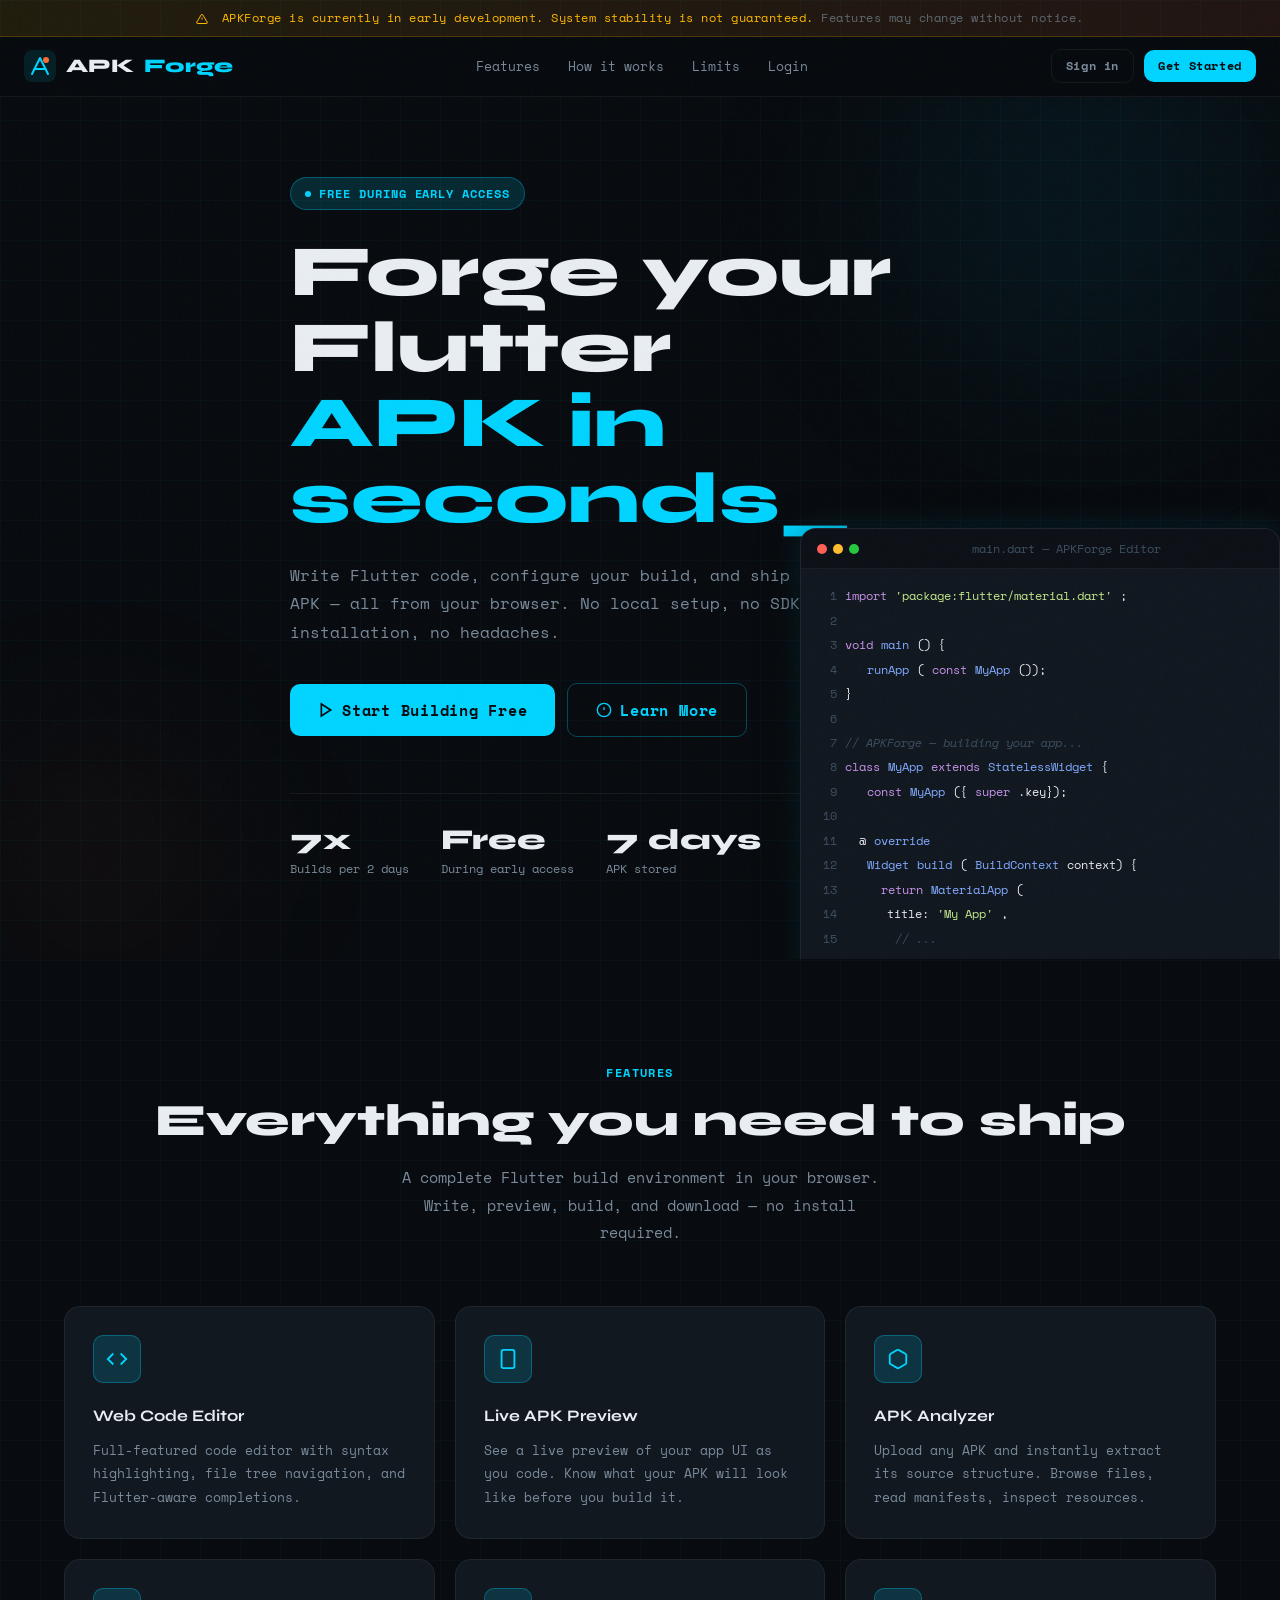
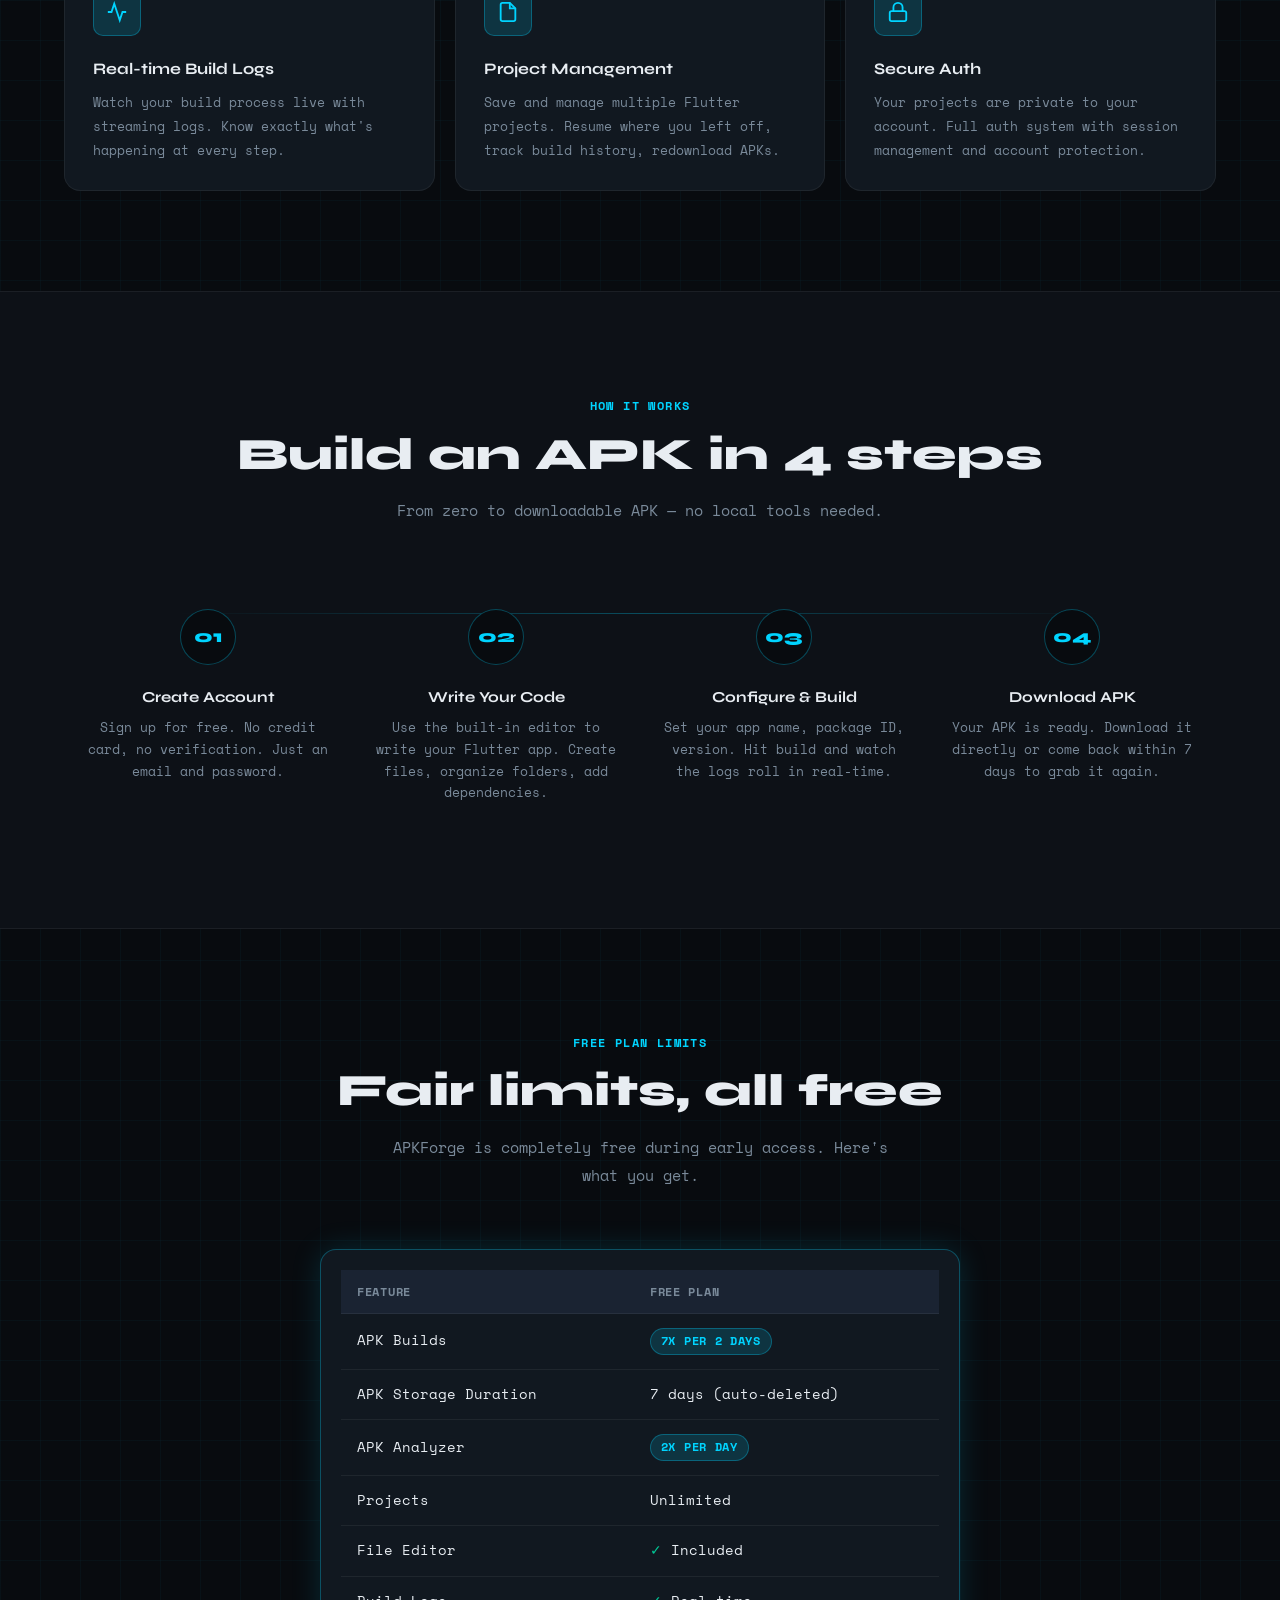
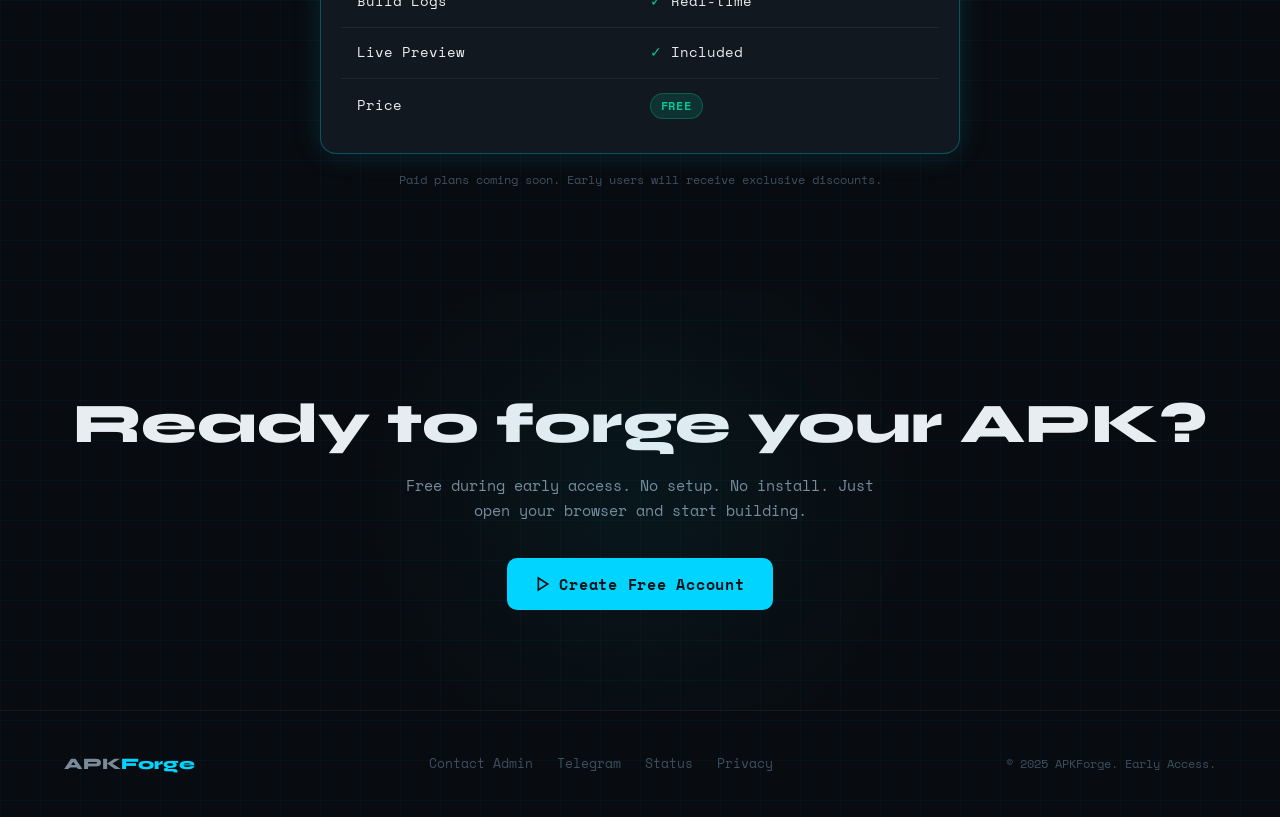
<file: index.html>
<!DOCTYPE html>
<html lang="en">
<head>
  <meta charset="UTF-8" />
  <meta name="viewport" content="width=device-width, initial-scale=1.0" />
  <title>APKForge — Flutter APK Builder</title>
  <meta name="description" content="Build Flutter APKs straight from your browser. No setup required." />
  <link rel="stylesheet" href="pages/css/global.css" />
  <link rel="stylesheet" href="pages/css/landing.css" />
</head>
<body class="noise grid-bg">

  <!-- Dev Banner -->
  <div class="dev-banner">
    <svg width="12" height="12" viewBox="0 0 24 24" fill="none" stroke="currentColor" stroke-width="2" style="display:inline;vertical-align:middle;margin-right:6px"><path d="M10.29 3.86L1.82 18a2 2 0 001.71 3h16.94a2 2 0 001.71-3L13.71 3.86a2 2 0 00-3.42 0z"/><line x1="12" y1="9" x2="12" y2="13"/><line x1="12" y1="17" x2="12.01" y2="17"/></svg>
    APKForge is currently in early development. System stability is not guaranteed. <span>Features may change without notice.</span>
  </div>

  <!-- Navbar -->
  <nav class="navbar">
    <a href="index.html" class="navbar-logo">
      <svg class="logo-icon" viewBox="0 0 32 32" fill="none" xmlns="http://www.w3.org/2000/svg">
        <rect width="32" height="32" rx="8" fill="#00d4ff" fill-opacity="0.1"/>
        <path d="M8 24L16 8L24 24" stroke="#00d4ff" stroke-width="2" stroke-linecap="round" stroke-linejoin="round"/>
        <path d="M10.5 19H21.5" stroke="#00d4ff" stroke-width="2" stroke-linecap="round"/>
        <circle cx="22" cy="10" r="3" fill="#ff6b35"/>
      </svg>
      APK<span class="logo-dot">Forge</span>
    </a>

    <div class="navbar-links">
      <a href="#features">Features</a>
      <a href="#how-it-works">How it works</a>
      <a href="#limits">Limits</a>
      <a href="pages/login.html">Login</a>
    </div>

    <div class="navbar-actions">
      <a href="pages/login.html" class="btn btn-ghost btn-sm">Sign in</a>
      <a href="pages/login.html?mode=register" class="btn btn-primary btn-sm">Get Started</a>
    </div>
  </nav>

  <!-- Hero -->
  <section class="hero">
    <div class="hero-bg">
      <div class="hero-orb hero-orb-1"></div>
      <div class="hero-orb hero-orb-2"></div>
    </div>

    <div class="container">
      <div class="hero-content">
        <div class="hero-eyebrow">
          <span class="hero-eyebrow-dot"></span>
          Free during early access
        </div>

        <h1 class="hero-title">
          <span class="line-1">Forge your Flutter</span>
          <span class="line-2">APK in seconds</span>
        </h1>

        <p class="hero-desc">
          Write Flutter code, configure your build, and ship your APK — 
          all from your browser. No local setup, no SDK installation, no headaches.
        </p>

        <div class="hero-actions">
          <a href="pages/login.html?mode=register" class="btn btn-primary btn-lg">
            <svg width="16" height="16" viewBox="0 0 24 24" fill="none" stroke="currentColor" stroke-width="2.5"><polygon points="5,3 19,12 5,21"/></svg>
            Start Building Free
          </a>
          <a href="#how-it-works" class="btn btn-secondary btn-lg">
            <svg width="16" height="16" viewBox="0 0 24 24" fill="none" stroke="currentColor" stroke-width="2"><circle cx="12" cy="12" r="10"/><line x1="12" y1="8" x2="12" y2="12"/><line x1="12" y1="16" x2="12.01" y2="16"/></svg>
            Learn More
          </a>
        </div>

        <div class="hero-stats">
          <div>
            <div class="hero-stat-value text-accent">7x</div>
            <div class="hero-stat-label">Builds per 2 days</div>
          </div>
          <div>
            <div class="hero-stat-value">Free</div>
            <div class="hero-stat-label">During early access</div>
          </div>
          <div>
            <div class="hero-stat-value">7 days</div>
            <div class="hero-stat-label">APK stored</div>
          </div>
        </div>
      </div>
    </div>

    <!-- Mockup -->
    <div class="hero-visual">
      <div class="hero-mockup">
        <div class="mockup-titlebar">
          <div class="mockup-dots">
            <div class="mockup-dot"></div>
            <div class="mockup-dot"></div>
            <div class="mockup-dot"></div>
          </div>
          <span class="mockup-title">main.dart — APKForge Editor</span>
        </div>
        <div class="mockup-body">
          <div class="mockup-line"><span class="mockup-ln">1</span><span class="mockup-kw">import </span><span class="mockup-str">'package:flutter/material.dart'</span><span class="mockup-var">;</span></div>
          <div class="mockup-line"><span class="mockup-ln">2</span></div>
          <div class="mockup-line"><span class="mockup-ln">3</span><span class="mockup-kw">void </span><span class="mockup-fn">main</span><span class="mockup-var">() {</span></div>
          <div class="mockup-line"><span class="mockup-ln">4</span><span class="mockup-var">&nbsp;&nbsp;</span><span class="mockup-fn">runApp</span><span class="mockup-var">(</span><span class="mockup-kw">const </span><span class="mockup-fn">MyApp</span><span class="mockup-var">());</span></div>
          <div class="mockup-line"><span class="mockup-ln">5</span><span class="mockup-var">}</span></div>
          <div class="mockup-line"><span class="mockup-ln">6</span></div>
          <div class="mockup-line"><span class="mockup-ln">7</span><span class="mockup-cm">// APKForge — building your app...</span></div>
          <div class="mockup-line"><span class="mockup-ln">8</span><span class="mockup-kw">class </span><span class="mockup-fn">MyApp </span><span class="mockup-kw">extends </span><span class="mockup-fn">StatelessWidget </span><span class="mockup-var">{</span></div>
          <div class="mockup-line"><span class="mockup-ln">9</span><span class="mockup-var">&nbsp;&nbsp;</span><span class="mockup-kw">const </span><span class="mockup-fn">MyApp</span><span class="mockup-var">({</span><span class="mockup-kw">super</span><span class="mockup-var">.key});</span></div>
          <div class="mockup-line"><span class="mockup-ln">10</span></div>
          <div class="mockup-line"><span class="mockup-ln">11</span><span class="mockup-var">&nbsp;&nbsp;@</span><span class="mockup-fn">override</span></div>
          <div class="mockup-line"><span class="mockup-ln">12</span><span class="mockup-var">&nbsp;&nbsp;</span><span class="mockup-fn">Widget </span><span class="mockup-fn">build</span><span class="mockup-var">(</span><span class="mockup-fn">BuildContext </span><span class="mockup-var">context) {</span></div>
          <div class="mockup-line"><span class="mockup-ln">13</span><span class="mockup-var">&nbsp;&nbsp;&nbsp;&nbsp;</span><span class="mockup-kw">return </span><span class="mockup-fn">MaterialApp</span><span class="mockup-var">(</span></div>
          <div class="mockup-line"><span class="mockup-ln">14</span><span class="mockup-var">&nbsp;&nbsp;&nbsp;&nbsp;&nbsp;&nbsp;title: </span><span class="mockup-str">'My App'</span><span class="mockup-var">,</span></div>
          <div class="mockup-line"><span class="mockup-ln">15</span><span class="mockup-var">&nbsp;&nbsp;&nbsp;&nbsp;&nbsp;&nbsp;</span><span class="mockup-cm">// ...</span></div>
        </div>
        <div class="mockup-footer">
          <div class="mockup-status"></div>
          <span style="color:var(--success)">Build ready</span>
          <span style="color:var(--text-muted);margin-left:auto">Flutter 3.x · Dart 3.x</span>
        </div>
      </div>
    </div>
  </section>

  <!-- Features -->
  <section class="section" id="features">
    <div class="container">
      <div class="section-header">
        <div class="section-label">Features</div>
        <h2 class="section-title">Everything you need to ship</h2>
        <p class="section-desc">A complete Flutter build environment in your browser. Write, preview, build, and download — no install required.</p>
      </div>

      <div class="features-grid">

        <div class="feature-card">
          <div class="feature-icon">
            <svg viewBox="0 0 24 24" fill="none" stroke="currentColor" stroke-width="2"><polyline points="16,18 22,12 16,6"/><polyline points="8,6 2,12 8,18"/></svg>
          </div>
          <div class="feature-title">Web Code Editor</div>
          <p class="feature-desc">Full-featured code editor with syntax highlighting, file tree navigation, and Flutter-aware completions.</p>
        </div>

        <div class="feature-card">
          <div class="feature-icon">
            <svg viewBox="0 0 24 24" fill="none" stroke="currentColor" stroke-width="2"><rect x="5" y="2" width="14" height="20" rx="2"/><line x1="12" y1="18" x2="12.01" y2="18"/></svg>
          </div>
          <div class="feature-title">Live APK Preview</div>
          <p class="feature-desc">See a live preview of your app UI as you code. Know what your APK will look like before you build it.</p>
        </div>

        <div class="feature-card">
          <div class="feature-icon">
            <svg viewBox="0 0 24 24" fill="none" stroke="currentColor" stroke-width="2"><path d="M21 16V8a2 2 0 00-1-1.73l-7-4a2 2 0 00-2 0l-7 4A2 2 0 003 8v8a2 2 0 001 1.73l7 4a2 2 0 002 0l7-4A2 2 0 0021 16z"/></svg>
          </div>
          <div class="feature-title">APK Analyzer</div>
          <p class="feature-desc">Upload any APK and instantly extract its source structure. Browse files, read manifests, inspect resources.</p>
        </div>

        <div class="feature-card">
          <div class="feature-icon">
            <svg viewBox="0 0 24 24" fill="none" stroke="currentColor" stroke-width="2"><polyline points="22,12 18,12 15,21 9,3 6,12 2,12"/></svg>
          </div>
          <div class="feature-title">Real-time Build Logs</div>
          <p class="feature-desc">Watch your build process live with streaming logs. Know exactly what's happening at every step.</p>
        </div>

        <div class="feature-card">
          <div class="feature-icon">
            <svg viewBox="0 0 24 24" fill="none" stroke="currentColor" stroke-width="2"><path d="M14 2H6a2 2 0 00-2 2v16a2 2 0 002 2h12a2 2 0 002-2V8z"/><polyline points="14,2 14,8 20,8"/></svg>
          </div>
          <div class="feature-title">Project Management</div>
          <p class="feature-desc">Save and manage multiple Flutter projects. Resume where you left off, track build history, redownload APKs.</p>
        </div>

        <div class="feature-card">
          <div class="feature-icon">
            <svg viewBox="0 0 24 24" fill="none" stroke="currentColor" stroke-width="2"><rect x="3" y="11" width="18" height="11" rx="2"/><path d="M7 11V7a5 5 0 0110 0v4"/></svg>
          </div>
          <div class="feature-title">Secure Auth</div>
          <p class="feature-desc">Your projects are private to your account. Full auth system with session management and account protection.</p>
        </div>

      </div>
    </div>
  </section>

  <!-- How It Works -->
  <section class="section" id="how-it-works" style="background: var(--bg-secondary); border-top: 1px solid var(--border); border-bottom: 1px solid var(--border);">
    <div class="container">
      <div class="section-header">
        <div class="section-label">How it works</div>
        <h2 class="section-title">Build an APK in 4 steps</h2>
        <p class="section-desc">From zero to downloadable APK — no local tools needed.</p>
      </div>

      <div class="steps-grid">
        <div class="step-item">
          <div class="step-number">01</div>
          <div class="step-title">Create Account</div>
          <p class="step-desc">Sign up for free. No credit card, no verification. Just an email and password.</p>
        </div>
        <div class="step-item">
          <div class="step-number">02</div>
          <div class="step-title">Write Your Code</div>
          <p class="step-desc">Use the built-in editor to write your Flutter app. Create files, organize folders, add dependencies.</p>
        </div>
        <div class="step-item">
          <div class="step-number">03</div>
          <div class="step-title">Configure & Build</div>
          <p class="step-desc">Set your app name, package ID, version. Hit build and watch the logs roll in real-time.</p>
        </div>
        <div class="step-item">
          <div class="step-number">04</div>
          <div class="step-title">Download APK</div>
          <p class="step-desc">Your APK is ready. Download it directly or come back within 7 days to grab it again.</p>
        </div>
      </div>
    </div>
  </section>

  <!-- Limits -->
  <section class="section" id="limits">
    <div class="container">
      <div class="section-header">
        <div class="section-label">Free Plan Limits</div>
        <h2 class="section-title">Fair limits, all free</h2>
        <p class="section-desc">APKForge is completely free during early access. Here's what you get.</p>
      </div>

      <div style="max-width:640px; margin: 0 auto;">
        <div class="card card-accent">
          <table class="limit-table">
            <thead>
              <tr>
                <th>Feature</th>
                <th>Free Plan</th>
              </tr>
            </thead>
            <tbody>
              <tr>
                <td>APK Builds</td>
                <td><span class="badge badge-accent">7x per 2 days</span></td>
              </tr>
              <tr>
                <td>APK Storage Duration</td>
                <td>7 days (auto-deleted)</td>
              </tr>
              <tr>
                <td>APK Analyzer</td>
                <td><span class="badge badge-accent">2x per day</span></td>
              </tr>
              <tr>
                <td>Projects</td>
                <td>Unlimited</td>
              </tr>
              <tr>
                <td>File Editor</td>
                <td><span class="check">✓</span> Included</td>
              </tr>
              <tr>
                <td>Build Logs</td>
                <td><span class="check">✓</span> Real-time</td>
              </tr>
              <tr>
                <td>Live Preview</td>
                <td><span class="check">✓</span> Included</td>
              </tr>
              <tr>
                <td>Price</td>
                <td><span class="badge badge-success">Free</span></td>
              </tr>
            </tbody>
          </table>
        </div>
        <p style="text-align:center; margin-top:16px; font-size:0.78rem; color:var(--text-muted)">
          Paid plans coming soon. Early users will receive exclusive discounts.
        </p>
      </div>
    </div>
  </section>

  <!-- CTA -->
  <section class="cta-section">
    <div class="container">
      <h2 class="cta-title">Ready to forge your APK?</h2>
      <p class="cta-desc">Free during early access. No setup. No install. Just open your browser and start building.</p>
      <a href="pages/login.html?mode=register" class="btn btn-primary btn-lg">
        <svg width="16" height="16" viewBox="0 0 24 24" fill="none" stroke="currentColor" stroke-width="2.5"><polygon points="5,3 19,12 5,21"/></svg>
        Create Free Account
      </a>
    </div>
  </section>

  <!-- Footer -->
  <footer class="footer">
    <div class="container">
      <div class="footer-inner">
        <div class="footer-logo">APK<span>Forge</span></div>
        <div class="footer-links">
          <a href="#">Contact Admin</a>
          <a href="#">Telegram</a>
          <a href="#">Status</a>
          <a href="#">Privacy</a>
        </div>
        <div class="footer-copy">© 2025 APKForge. Early Access.</div>
      </div>
    </div>
  </footer>

</body>
</html>
</file>
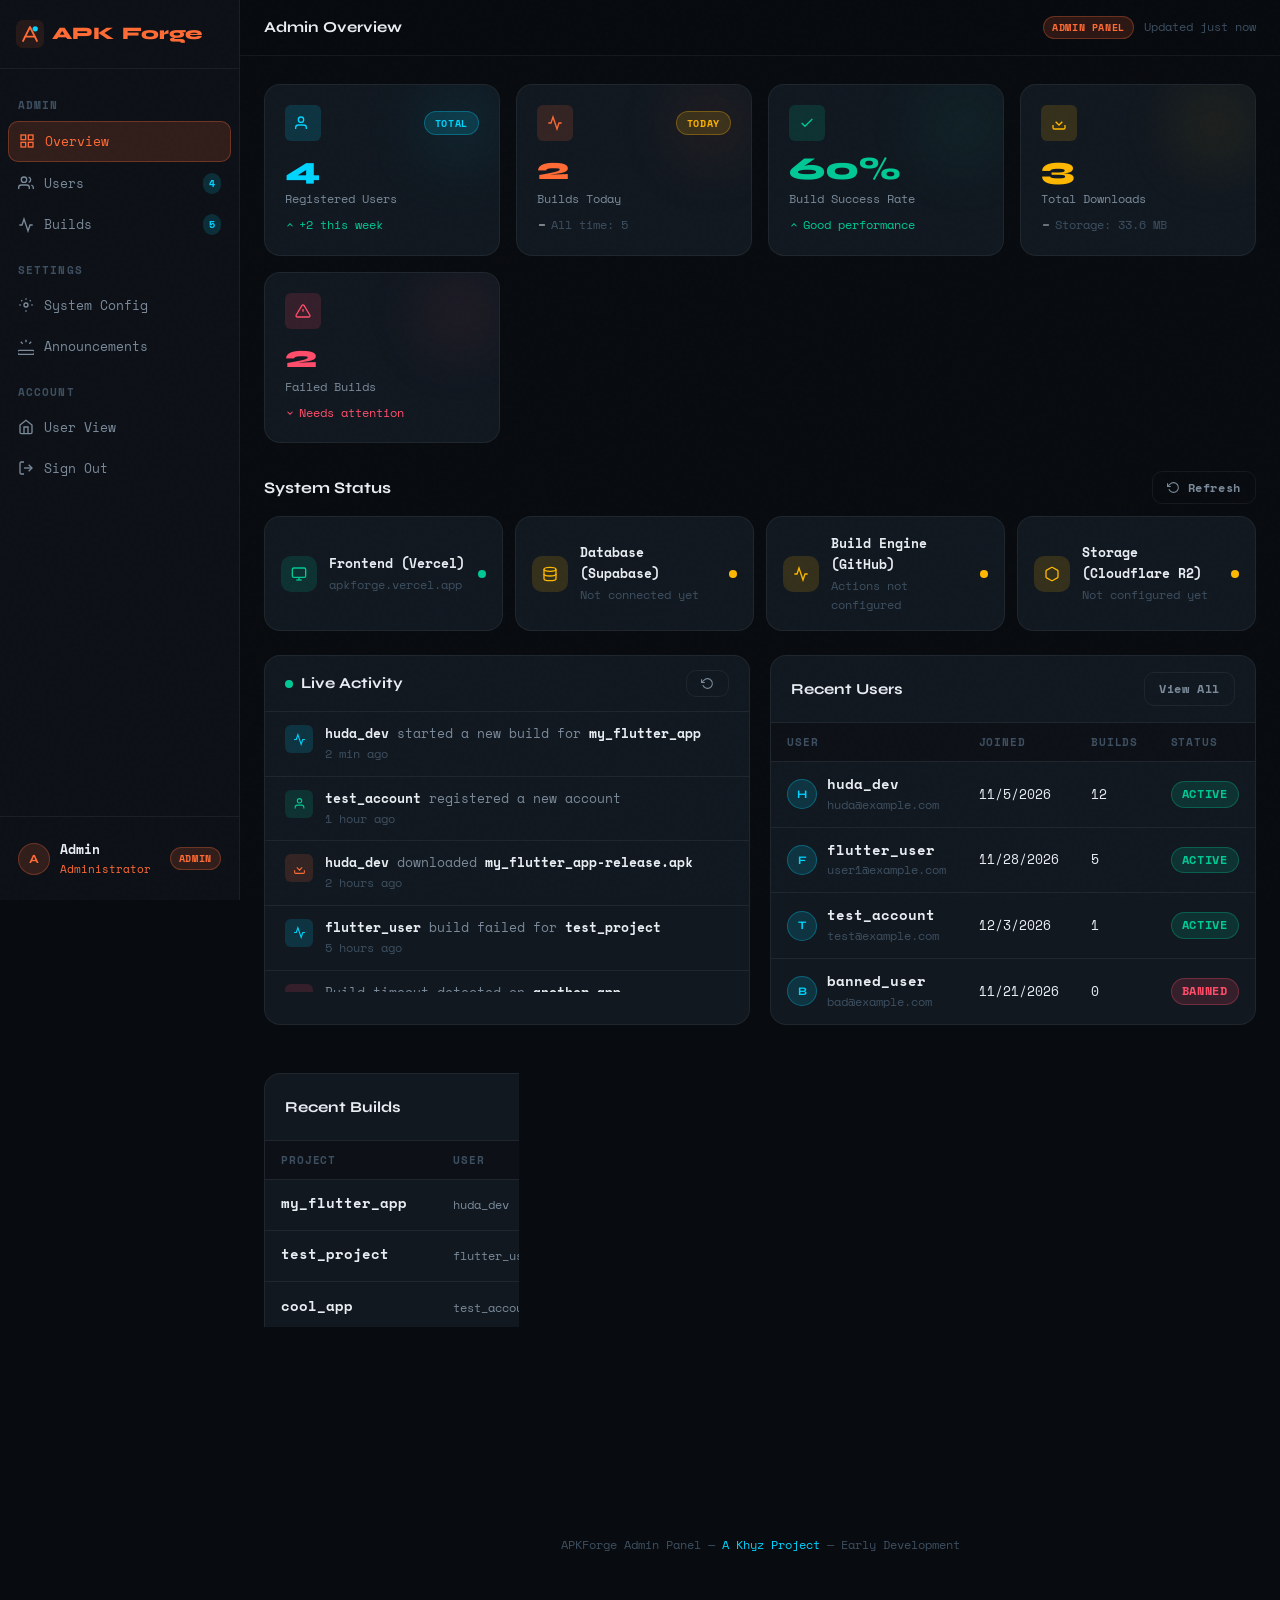
<file: pages/admin/index.html>
<!DOCTYPE html>
<html lang="en">
<head>
  <meta charset="UTF-8" />
  <meta name="viewport" content="width=device-width, initial-scale=1.0" />
  <title>APKForge — Admin</title>
  <link rel="stylesheet" href="../css/global.css" />
  <link rel="stylesheet" href="../css/dashboard.css" />
  <link rel="stylesheet" href="../css/admin.css" />
</head>
<body class="noise">

  <div class="app-layout">

    <!-- Admin Sidebar -->
    <aside class="sidebar admin-sidebar" id="sidebar">
      <div class="sidebar-header">
        <a href="../../index.html" class="sidebar-logo">
          <svg viewBox="0 0 32 32" fill="none">
            <rect width="32" height="32" rx="8" fill="#ff6b35" fill-opacity="0.1"/>
            <path d="M8 24L16 8L24 24" stroke="#ff6b35" stroke-width="2" stroke-linecap="round" stroke-linejoin="round"/>
            <path d="M10.5 19H21.5" stroke="#ff6b35" stroke-width="2" stroke-linecap="round"/>
            <circle cx="22" cy="10" r="3" fill="#00d4ff"/>
          </svg>
          APK<span style="color:var(--accent-2)">Forge</span>
        </a>
      </div>

      <nav class="sidebar-nav">
        <div class="nav-section-label">Admin</div>

        <a href="index.html" class="nav-item active">
          <svg viewBox="0 0 24 24" fill="none" stroke="currentColor" stroke-width="2"><rect x="3" y="3" width="7" height="7"/><rect x="14" y="3" width="7" height="7"/><rect x="14" y="14" width="7" height="7"/><rect x="3" y="14" width="7" height="7"/></svg>
          Overview
        </a>
        <a href="users.html" class="nav-item">
          <svg viewBox="0 0 24 24" fill="none" stroke="currentColor" stroke-width="2"><path d="M17 21v-2a4 4 0 00-4-4H5a4 4 0 00-4 4v2"/><circle cx="9" cy="7" r="4"/><path d="M23 21v-2a4 4 0 00-3-3.87"/><path d="M16 3.13a4 4 0 010 7.75"/></svg>
          Users
          <span class="nav-badge" id="nav-user-count">0</span>
        </a>
        <a href="builds.html" class="nav-item">
          <svg viewBox="0 0 24 24" fill="none" stroke="currentColor" stroke-width="2"><polyline points="22,12 18,12 15,21 9,3 6,12 2,12"/></svg>
          Builds
          <span class="nav-badge" id="nav-build-count">0</span>
        </a>

        <div class="nav-section-label">Settings</div>

        <a href="#" class="nav-item" onclick="showToast('System settings coming soon!')">
          <svg viewBox="0 0 24 24" fill="none" stroke="currentColor" stroke-width="2"><circle cx="12" cy="12" r="3"/><path d="M19.07 4.93l-1.41 1.41M4.93 4.93l1.41 1.41M12 2v2M12 20v2M20 12h2M2 12h2"/></svg>
          System Config
        </a>
        <a href="#" class="nav-item" onclick="showToast('Announcement feature coming soon!')">
          <svg viewBox="0 0 24 24" fill="none" stroke="currentColor" stroke-width="2"><path d="M22 17H2a3 3 0 000 6h20a3 3 0 000-6z"/><path d="M12 1v4M4.22 4.22l2.83 2.83M19.78 4.22l-2.83 2.83"/></svg>
          Announcements
        </a>

        <div class="nav-section-label">Account</div>

        <a href="../dashboard.html" class="nav-item">
          <svg viewBox="0 0 24 24" fill="none" stroke="currentColor" stroke-width="2"><path d="M3 9l9-7 9 7v11a2 2 0 01-2 2H5a2 2 0 01-2-2z"/><polyline points="9,22 9,12 15,12 15,22"/></svg>
          User View
        </a>
        <button class="nav-item" onclick="Auth.logout()">
          <svg viewBox="0 0 24 24" fill="none" stroke="currentColor" stroke-width="2"><path d="M9 21H5a2 2 0 01-2-2V5a2 2 0 012-2h4"/><polyline points="16,17 21,12 16,7"/><line x1="21" y1="12" x2="9" y2="12"/></svg>
          Sign Out
        </button>
      </nav>

      <div class="sidebar-footer">
        <div class="sidebar-user">
          <div class="user-avatar" style="background:var(--accent-2-dim);border-color:rgba(255,107,53,0.3);color:var(--accent-2)">A</div>
          <div class="user-info">
            <div class="user-name">Admin</div>
            <div class="user-plan" style="color:var(--accent-2)">Administrator</div>
          </div>
          <span class="admin-badge">ADMIN</span>
        </div>
      </div>
    </aside>

    <!-- Main -->
    <div class="main-content">

      <!-- Topbar -->
      <div class="topbar">
        <div style="display:flex;align-items:center;gap:12px">
          <button class="btn btn-ghost btn-sm" id="sidebar-toggle" onclick="toggleSidebar()" style="display:none">
            <svg width="16" height="16" viewBox="0 0 24 24" fill="none" stroke="currentColor" stroke-width="2"><line x1="3" y1="12" x2="21" y2="12"/><line x1="3" y1="6" x2="21" y2="6"/><line x1="3" y1="18" x2="21" y2="18"/></svg>
          </button>
          <span class="topbar-title">Admin Overview</span>
        </div>
        <div class="topbar-actions">
          <span class="admin-badge">ADMIN PANEL</span>
          <span style="font-size:0.74rem;color:var(--text-muted)" id="last-updated">Updated just now</span>
        </div>
      </div>

      <!-- Page Content -->
      <div class="page-content">

        <!-- Stats -->
        <div class="admin-stats animate-fade">
          <div class="admin-stat-card blue">
            <div class="admin-stat-header">
              <div class="stat-icon stat-icon-blue">
                <svg viewBox="0 0 24 24" fill="none" stroke="currentColor" stroke-width="2"><path d="M17 21v-2a4 4 0 00-4-4H5a4 4 0 00-4 4v2"/><circle cx="9" cy="7" r="4"/></svg>
              </div>
              <span class="badge badge-accent" style="font-size:0.65rem">Total</span>
            </div>
            <div class="admin-stat-value text-accent" id="stat-users">0</div>
            <div class="admin-stat-label">Registered Users</div>
            <div class="admin-stat-trend trend-up">
              <svg width="10" height="10" viewBox="0 0 24 24" fill="none" stroke="currentColor" stroke-width="2.5"><polyline points="18,15 12,9 6,15"/></svg>
              +2 this week
            </div>
          </div>

          <div class="admin-stat-card orange">
            <div class="admin-stat-header">
              <div class="stat-icon stat-icon-orange">
                <svg viewBox="0 0 24 24" fill="none" stroke="currentColor" stroke-width="2"><polyline points="22,12 18,12 15,21 9,3 6,12 2,12"/></svg>
              </div>
              <span class="badge badge-warning" style="font-size:0.65rem">Today</span>
            </div>
            <div class="admin-stat-value" style="color:var(--accent-2)" id="stat-builds-today">0</div>
            <div class="admin-stat-label">Builds Today</div>
            <div class="admin-stat-trend">
              <svg width="10" height="10" viewBox="0 0 24 24" fill="none" stroke="currentColor" stroke-width="2.5"><line x1="5" y1="12" x2="19" y2="12"/></svg>
              <span style="color:var(--text-muted)">All time: <span id="stat-builds-total">0</span></span>
            </div>
          </div>

          <div class="admin-stat-card green">
            <div class="admin-stat-header">
              <div class="stat-icon stat-icon-green">
                <svg viewBox="0 0 24 24" fill="none" stroke="currentColor" stroke-width="2"><polyline points="20,6 9,17 4,12"/></svg>
              </div>
            </div>
            <div class="admin-stat-value text-success" id="stat-success-rate">0%</div>
            <div class="admin-stat-label">Build Success Rate</div>
            <div class="admin-stat-trend trend-up">
              <svg width="10" height="10" viewBox="0 0 24 24" fill="none" stroke="currentColor" stroke-width="2.5"><polyline points="18,15 12,9 6,15"/></svg>
              Good performance
            </div>
          </div>

          <div class="admin-stat-card yellow">
            <div class="admin-stat-header">
              <div class="stat-icon stat-icon-yellow">
                <svg viewBox="0 0 24 24" fill="none" stroke="currentColor" stroke-width="2"><path d="M21 15v4a2 2 0 01-2 2H5a2 2 0 01-2-2v-4"/><polyline points="7,10 12,15 17,10"/></svg>
              </div>
            </div>
            <div class="admin-stat-value text-warning" id="stat-downloads">0</div>
            <div class="admin-stat-label">Total Downloads</div>
            <div class="admin-stat-trend">
              <svg width="10" height="10" viewBox="0 0 24 24" fill="none" stroke="currentColor" stroke-width="2"><line x1="5" y1="12" x2="19" y2="12"/></svg>
              <span style="color:var(--text-muted)">Storage: <span id="stat-storage">0 MB</span></span>
            </div>
          </div>

          <div class="admin-stat-card red">
            <div class="admin-stat-header">
              <div class="stat-icon" style="background:rgba(255,77,106,0.15);color:var(--danger)">
                <svg viewBox="0 0 24 24" fill="none" stroke="currentColor" stroke-width="2"><path d="M10.29 3.86L1.82 18a2 2 0 001.71 3h16.94a2 2 0 001.71-3L13.71 3.86a2 2 0 00-3.42 0z"/><line x1="12" y1="9" x2="12" y2="13"/><line x1="12" y1="17" x2="12.01" y2="17"/></svg>
              </div>
            </div>
            <div class="admin-stat-value text-danger" id="stat-failed">0</div>
            <div class="admin-stat-label">Failed Builds</div>
            <div class="admin-stat-trend trend-down">
              <svg width="10" height="10" viewBox="0 0 24 24" fill="none" stroke="currentColor" stroke-width="2.5"><polyline points="18,9 12,15 6,9"/></svg>
              Needs attention
            </div>
          </div>
        </div>

        <!-- System Status -->
        <div class="section-title-row" style="margin-bottom:12px">
          <div class="section-heading">System Status</div>
          <button class="btn btn-ghost btn-sm" onclick="refreshStatus()">
            <svg width="13" height="13" viewBox="0 0 24 24" fill="none" stroke="currentColor" stroke-width="2"><polyline points="1,4 1,10 7,10"/><path d="M3.51 15a9 9 0 102.13-9.36L1 10"/></svg>
            Refresh
          </button>
        </div>

        <div class="system-status-grid animate-fade">
          <div class="system-status-card">
            <div class="system-status-icon status-online">
              <svg viewBox="0 0 24 24" fill="none" stroke="currentColor" stroke-width="2"><rect x="2" y="3" width="20" height="14" rx="2"/><line x1="8" y1="21" x2="16" y2="21"/><line x1="12" y1="17" x2="12" y2="21"/></svg>
            </div>
            <div class="system-status-info">
              <div class="system-status-name">Frontend (Vercel)</div>
              <div class="system-status-detail">apkforge.vercel.app</div>
            </div>
            <div class="system-status-dot online"></div>
          </div>

          <div class="system-status-card">
            <div class="system-status-icon status-warning">
              <svg viewBox="0 0 24 24" fill="none" stroke="currentColor" stroke-width="2"><ellipse cx="12" cy="5" rx="9" ry="3"/><path d="M21 12c0 1.66-4 3-9 3s-9-1.34-9-3"/><path d="M3 5v14c0 1.66 4 3 9 3s9-1.34 9-3V5"/></svg>
            </div>
            <div class="system-status-info">
              <div class="system-status-name">Database (Supabase)</div>
              <div class="system-status-detail">Not connected yet</div>
            </div>
            <div class="system-status-dot warning"></div>
          </div>

          <div class="system-status-card">
            <div class="system-status-icon status-warning">
              <svg viewBox="0 0 24 24" fill="none" stroke="currentColor" stroke-width="2"><polyline points="22,12 18,12 15,21 9,3 6,12 2,12"/></svg>
            </div>
            <div class="system-status-info">
              <div class="system-status-name">Build Engine (GitHub)</div>
              <div class="system-status-detail">Actions not configured</div>
            </div>
            <div class="system-status-dot warning"></div>
          </div>

          <div class="system-status-card">
            <div class="system-status-icon status-warning">
              <svg viewBox="0 0 24 24" fill="none" stroke="currentColor" stroke-width="2"><path d="M21 16V8a2 2 0 00-1-1.73l-7-4a2 2 0 00-2 0l-7 4A2 2 0 003 8v8a2 2 0 001 1.73l7 4a2 2 0 002 0l7-4A2 2 0 0021 16z"/></svg>
            </div>
            <div class="system-status-info">
              <div class="system-status-name">Storage (Cloudflare R2)</div>
              <div class="system-status-detail">Not configured yet</div>
            </div>
            <div class="system-status-dot warning"></div>
          </div>
        </div>

        <!-- Activity Feed + Recent Users side by side -->
        <div style="display:grid;grid-template-columns:1fr 1fr;gap:20px;margin-bottom:24px">

          <!-- Activity Feed -->
          <div class="activity-feed animate-fade">
            <div class="activity-feed-header">
              <div class="activity-feed-title">
                <div class="live-dot"></div>
                Live Activity
              </div>
              <button class="btn btn-ghost btn-sm" onclick="showToast('Real-time feed needs backend!')">
                <svg width="13" height="13" viewBox="0 0 24 24" fill="none" stroke="currentColor" stroke-width="2"><polyline points="1,4 1,10 7,10"/><path d="M3.51 15a9 9 0 102.13-9.36L1 10"/></svg>
              </button>
            </div>
            <div class="activity-list" id="activity-list"></div>
          </div>

          <!-- Recent Users -->
          <div class="data-table-wrap animate-fade">
            <div class="data-table-header">
              <div class="data-table-title">Recent Users</div>
              <a href="users.html" class="btn btn-ghost btn-sm">View All</a>
            </div>
            <table class="data-table" id="recent-users-table">
              <thead>
                <tr>
                  <th>User</th>
                  <th>Joined</th>
                  <th>Builds</th>
                  <th>Status</th>
                </tr>
              </thead>
              <tbody id="recent-users-body"></tbody>
            </table>
          </div>

        </div>

        <!-- Recent Builds -->
        <div class="data-table-wrap animate-fade">
          <div class="data-table-header">
            <div class="data-table-title">Recent Builds</div>
            <div class="data-table-actions">
              <a href="builds.html" class="btn btn-ghost btn-sm">View All</a>
            </div>
          </div>
          <table class="data-table">
            <thead>
              <tr>
                <th>Project</th>
                <th>User</th>
                <th>Status</th>
                <th>Duration</th>
                <th>Time</th>
                <th>Actions</th>
              </tr>
            </thead>
            <tbody id="recent-builds-body"></tbody>
          </table>
          <div class="pagination">
            <button class="page-btn active">1</button>
            <button class="page-btn">2</button>
            <button class="page-btn">3</button>
            <button class="page-btn">
              <svg width="12" height="12" viewBox="0 0 24 24" fill="none" stroke="currentColor" stroke-width="2"><polyline points="9,18 15,12 9,6"/></svg>
            </button>
          </div>
        </div>

        <!-- Footer credit -->
        <div style="text-align:center;padding:20px 0;font-size:0.74rem;color:var(--text-muted)">
          APKForge Admin Panel &mdash; <span style="color:var(--accent)">A Khyz Project</span> &mdash; Early Development
        </div>

      </div>
    </div>
  </div>

  <!-- Toast -->
  <div id="toast" style="position:fixed;bottom:24px;right:24px;z-index:9999;background:var(--bg-elevated);border:1px solid var(--border);border-radius:var(--radius-md);padding:12px 18px;font-size:0.82rem;color:var(--text-primary);box-shadow:var(--shadow-lg);opacity:0;transition:opacity 0.3s ease;pointer-events:none;"></div>

  <script src="../js/core/auth.js"></script>
  <script src="../js/admin.js"></script>

</body>
</html>
</file>
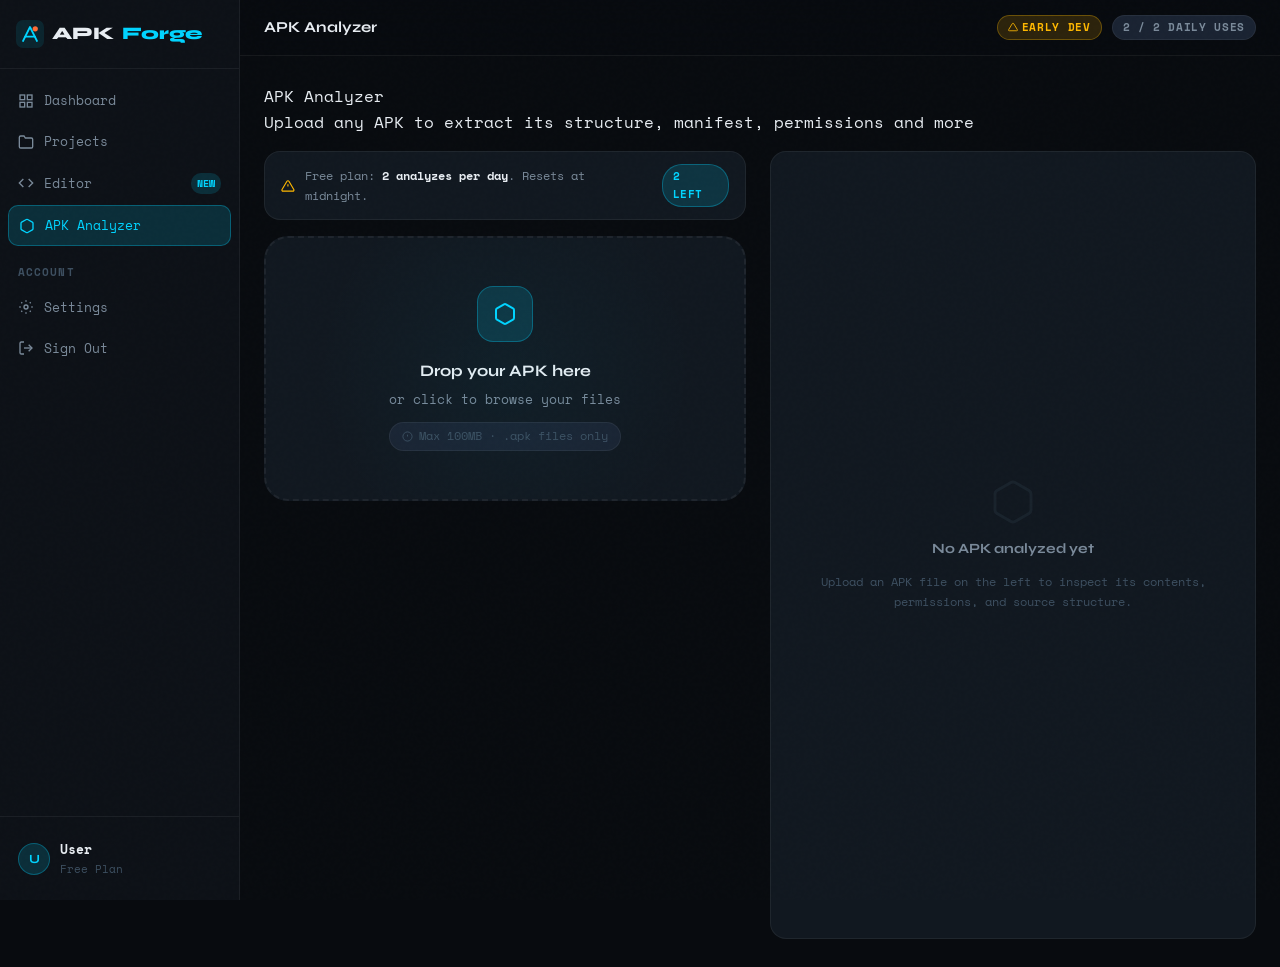
<file: pages/analyzer.html>
<!DOCTYPE html>
<html lang="en">
<head>
  <meta charset="UTF-8" />
  <meta name="viewport" content="width=device-width, initial-scale=1.0" />
  <title>APKForge — APK Analyzer</title>
  <link rel="stylesheet" href="css/global.css" />
  <link rel="stylesheet" href="css/dashboard.css" />
  <link rel="stylesheet" href="css/analyzer.css" />
</head>
<body class="noise">

  <div class="app-layout">

    <!-- Sidebar -->
    <aside class="sidebar" id="sidebar">
      <div class="sidebar-header">
        <a href="../index.html" class="sidebar-logo">
          <svg viewBox="0 0 32 32" fill="none">
            <rect width="32" height="32" rx="8" fill="#00d4ff" fill-opacity="0.1"/>
            <path d="M8 24L16 8L24 24" stroke="#00d4ff" stroke-width="2" stroke-linecap="round" stroke-linejoin="round"/>
            <path d="M10.5 19H21.5" stroke="#00d4ff" stroke-width="2" stroke-linecap="round"/>
            <circle cx="22" cy="10" r="3" fill="#ff6b35"/>
          </svg>
          APK<span class="logo-dot">Forge</span>
        </a>
      </div>
      <nav class="sidebar-nav">
        <a href="dashboard.html" class="nav-item">
          <svg viewBox="0 0 24 24" fill="none" stroke="currentColor" stroke-width="2"><rect x="3" y="3" width="7" height="7"/><rect x="14" y="3" width="7" height="7"/><rect x="14" y="14" width="7" height="7"/><rect x="3" y="14" width="7" height="7"/></svg>
          Dashboard
        </a>
        <a href="projects.html" class="nav-item">
          <svg viewBox="0 0 24 24" fill="none" stroke="currentColor" stroke-width="2"><path d="M22 19a2 2 0 01-2 2H4a2 2 0 01-2-2V5a2 2 0 012-2h5l2 3h9a2 2 0 012 2z"/></svg>
          Projects
        </a>
        <a href="editor.html" class="nav-item">
          <svg viewBox="0 0 24 24" fill="none" stroke="currentColor" stroke-width="2"><polyline points="16,18 22,12 16,6"/><polyline points="8,6 2,12 8,18"/></svg>
          Editor
          <span class="nav-badge">NEW</span>
        </a>
        <a href="analyzer.html" class="nav-item active">
          <svg viewBox="0 0 24 24" fill="none" stroke="currentColor" stroke-width="2"><path d="M21 16V8a2 2 0 00-1-1.73l-7-4a2 2 0 00-2 0l-7 4A2 2 0 003 8v8a2 2 0 001 1.73l7 4a2 2 0 002 0l7-4A2 2 0 0021 16z"/></svg>
          APK Analyzer
        </a>
        <div class="nav-section-label">Account</div>
        <a href="#" class="nav-item" onclick="showToast('Settings coming soon!')">
          <svg viewBox="0 0 24 24" fill="none" stroke="currentColor" stroke-width="2"><circle cx="12" cy="12" r="3"/><path d="M19.07 4.93l-1.41 1.41M4.93 4.93l1.41 1.41M12 2v2M12 20v2M20 12h2M2 12h2M19.07 19.07l-1.41-1.41M4.93 19.07l1.41-1.41"/></svg>
          Settings
        </a>
        <button class="nav-item" onclick="Auth.logout()">
          <svg viewBox="0 0 24 24" fill="none" stroke="currentColor" stroke-width="2"><path d="M9 21H5a2 2 0 01-2-2V5a2 2 0 012-2h4"/><polyline points="16,17 21,12 16,7"/><line x1="21" y1="12" x2="9" y2="12"/></svg>
          Sign Out
        </button>
      </nav>
      <div class="sidebar-footer">
        <div class="sidebar-user">
          <div class="user-avatar" id="user-avatar">U</div>
          <div class="user-info">
            <div class="user-name" id="user-name">User</div>
            <div class="user-plan">Free Plan</div>
          </div>
        </div>
      </div>
    </aside>

    <!-- Main -->
    <div class="main-content">

      <!-- Topbar -->
      <div class="topbar">
        <div style="display:flex;align-items:center;gap:12px">
          <button class="btn btn-ghost btn-sm" id="sidebar-toggle" onclick="toggleSidebar()" style="display:none">
            <svg width="16" height="16" viewBox="0 0 24 24" fill="none" stroke="currentColor" stroke-width="2"><line x1="3" y1="12" x2="21" y2="12"/><line x1="3" y1="6" x2="21" y2="6"/><line x1="3" y1="18" x2="21" y2="18"/></svg>
          </button>
          <span class="topbar-title">APK Analyzer</span>
        </div>
        <div class="topbar-actions">
          <div class="badge badge-warning" style="font-size:0.68rem">
            <svg width="10" height="10" viewBox="0 0 24 24" fill="none" stroke="currentColor" stroke-width="2"><path d="M10.29 3.86L1.82 18a2 2 0 001.71 3h16.94a2 2 0 001.71-3L13.71 3.86a2 2 0 00-3.42 0z"/></svg>
            Early Dev
          </div>
          <span id="usage-badge" class="badge badge-muted" style="font-size:0.68rem">2 / 2 daily uses</span>
        </div>
      </div>

      <!-- Page Content -->
      <div class="page-content" style="overflow-y:auto">

        <div class="page-header animate-fade" style="margin-bottom:16px">
          <div>
            <div class="page-title">APK Analyzer</div>
            <div class="page-subtitle">Upload any APK to extract its structure, manifest, permissions and more</div>
          </div>
        </div>

        <div class="analyzer-layout">

          <!-- Left: Upload + Info -->
          <div class="analyzer-left">

            <!-- Limit notice -->
            <div class="card" style="padding:12px 16px;display:flex;align-items:center;gap:10px;font-size:0.78rem">
              <svg width="14" height="14" viewBox="0 0 24 24" fill="none" stroke="var(--warning)" stroke-width="2"><path d="M10.29 3.86L1.82 18a2 2 0 001.71 3h16.94a2 2 0 001.71-3L13.71 3.86a2 2 0 00-3.42 0z"/><line x1="12" y1="9" x2="12" y2="13"/><line x1="12" y1="17" x2="12.01" y2="17"/></svg>
              <span style="color:var(--text-secondary)">Free plan: <strong style="color:var(--text-primary)">2 analyzes per day</strong>. Resets at midnight.</span>
              <span id="uses-left" class="badge badge-accent" style="margin-left:auto;font-size:0.68rem">2 left</span>
            </div>

            <!-- Drop Zone -->
            <div class="drop-zone" id="drop-zone">
              <input type="file" accept=".apk" id="apk-input" onchange="handleFileSelect(event)" />
              <div class="drop-icon">
                <svg viewBox="0 0 24 24" fill="none" stroke="currentColor" stroke-width="2"><path d="M21 16V8a2 2 0 00-1-1.73l-7-4a2 2 0 00-2 0l-7 4A2 2 0 003 8v8a2 2 0 001 1.73l7 4a2 2 0 002 0l7-4A2 2 0 0021 16z"/></svg>
              </div>
              <div class="drop-title">Drop your APK here</div>
              <div class="drop-desc">or click to browse your files</div>
              <div class="drop-limit">
                <svg width="11" height="11" viewBox="0 0 24 24" fill="none" stroke="currentColor" stroke-width="2"><circle cx="12" cy="12" r="10"/><line x1="12" y1="8" x2="12" y2="12"/><line x1="12" y1="16" x2="12.01" y2="16"/></svg>
                Max 100MB · .apk files only
              </div>
            </div>

            <!-- APK Info Card -->
            <div class="apk-info-card" id="apk-info-card">
              <div class="apk-info-header">
                <div class="apk-file-icon">
                  <svg viewBox="0 0 24 24" fill="none" stroke="currentColor" stroke-width="2"><path d="M21 16V8a2 2 0 00-1-1.73l-7-4a2 2 0 00-2 0l-7 4A2 2 0 003 8v8a2 2 0 001 1.73l7 4a2 2 0 002 0l7-4A2 2 0 0021 16z"/></svg>
                </div>
                <div>
                  <div class="apk-file-name" id="apk-filename">app-release.apk</div>
                  <div class="apk-file-size" id="apk-filesize">0 MB</div>
                </div>
                <button class="btn btn-ghost btn-sm" onclick="resetAnalyzer()" style="margin-left:auto">
                  <svg width="13" height="13" viewBox="0 0 24 24" fill="none" stroke="currentColor" stroke-width="2"><polyline points="1,4 1,10 7,10"/><path d="M3.51 15a9 9 0 102.13-9.36L1 10"/></svg>
                  Reset
                </button>
              </div>

              <div class="apk-details-grid" id="apk-details-grid">
                <!-- filled by JS -->
              </div>

              <button class="btn btn-primary" id="analyze-btn" onclick="startAnalysis()">
                <svg width="15" height="15" viewBox="0 0 24 24" fill="none" stroke="currentColor" stroke-width="2"><circle cx="11" cy="11" r="8"/><line x1="21" y1="21" x2="16.65" y2="16.65"/></svg>
                Analyze APK
              </button>
            </div>

            <!-- Analyze Progress -->
            <div class="analyze-progress" id="analyze-progress">
              <div style="font-size:0.82rem;font-weight:700;color:var(--text-primary);margin-bottom:4px;font-family:var(--font-display)">Analyzing...</div>
              <div id="analyze-steps"></div>
            </div>

          </div>

          <!-- Right: Results -->
          <div class="analyzer-right" id="analyzer-right">

            <!-- Empty state -->
            <div class="analyzer-empty" id="analyzer-empty">
              <svg viewBox="0 0 24 24" fill="none" stroke="currentColor" stroke-width="1.5"><path d="M21 16V8a2 2 0 00-1-1.73l-7-4a2 2 0 00-2 0l-7 4A2 2 0 003 8v8a2 2 0 001 1.73l7 4a2 2 0 002 0l7-4A2 2 0 0021 16z"/></svg>
              <div class="analyzer-empty-title">No APK analyzed yet</div>
              <div class="analyzer-empty-desc">Upload an APK file on the left to inspect its contents, permissions, and source structure.</div>
            </div>

            <!-- Results (hidden until analyzed) -->
            <div id="analyzer-results" style="display:none;flex-direction:column;height:100%">

              <div class="analyzer-tree-header">
                <span class="analyzer-tree-title" id="result-apk-name">app.apk</span>
                <span class="badge badge-success" style="font-size:0.68rem">Analysis complete</span>
              </div>

              <div class="analyzer-tree-tabs">
                <button class="analyzer-tab active" onclick="switchAnalyzerTab('files', this)">Files</button>
                <button class="analyzer-tab" onclick="switchAnalyzerTab('manifest', this)">Manifest</button>
                <button class="analyzer-tab" onclick="switchAnalyzerTab('permissions', this)">Permissions</button>
                <button class="analyzer-tab" onclick="switchAnalyzerTab('strings', this)">Strings</button>
              </div>

              <!-- Files Tab -->
              <div class="analyzer-content active" id="atab-files">
                <div class="analyzer-filetree" id="atree-files"></div>
              </div>

              <!-- Manifest Tab -->
              <div class="analyzer-content" id="atab-manifest">
                <div class="file-viewer">
                  <div class="file-viewer-header">
                    <svg width="13" height="13" viewBox="0 0 24 24" fill="none" stroke="currentColor" stroke-width="2"><path d="M14 2H6a2 2 0 00-2 2v16a2 2 0 002 2h12a2 2 0 002-2V8z"/></svg>
                    AndroidManifest.xml
                  </div>
                  <div class="file-viewer-body" id="manifest-content"></div>
                </div>
              </div>

              <!-- Permissions Tab -->
              <div class="analyzer-content" id="atab-permissions">
                <div class="perm-list" id="perm-list"></div>
              </div>

              <!-- Strings Tab -->
              <div class="analyzer-content" id="atab-strings">
                <div class="file-viewer">
                  <div class="file-viewer-header">
                    <svg width="13" height="13" viewBox="0 0 24 24" fill="none" stroke="currentColor" stroke-width="2"><path d="M14 2H6a2 2 0 00-2 2v16a2 2 0 002 2h12a2 2 0 002-2V8z"/></svg>
                    strings.xml (res/values)
                  </div>
                  <div class="file-viewer-body" id="strings-content"></div>
                </div>
              </div>

            </div>

          </div>

        </div>
      </div>
    </div>
  </div>

  <!-- Toast -->
  <div id="toast" style="position:fixed;bottom:24px;right:24px;z-index:9999;background:var(--bg-elevated);border:1px solid var(--border);border-radius:var(--radius-md);padding:12px 18px;font-size:0.82rem;color:var(--text-primary);box-shadow:var(--shadow-lg);opacity:0;transition:opacity 0.3s ease;pointer-events:none;"></div>

  <script src="js/core/auth.js"></script>
  <script src="js/analyzer.js"></script>

</body>
</html>
</file>
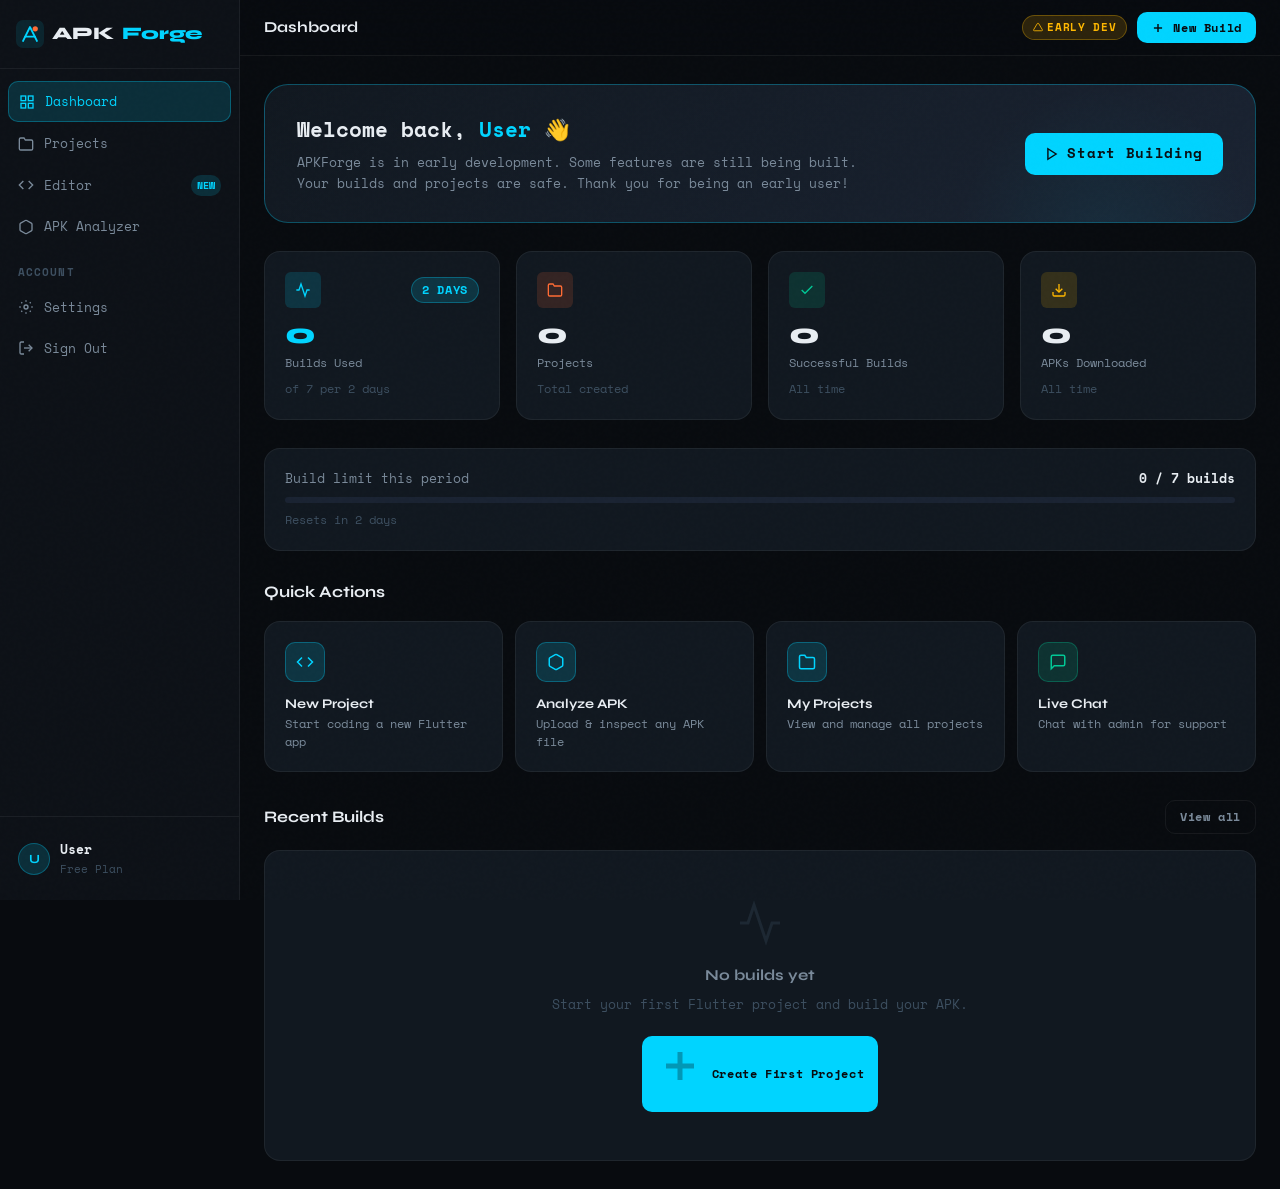
<file: pages/dashboard.html>
<!DOCTYPE html>
<html lang="en">
<head>
  <meta charset="UTF-8" />
  <meta name="viewport" content="width=device-width, initial-scale=1.0" />
  <title>APKForge — Dashboard</title>
  <link rel="stylesheet" href="css/global.css" />
  <link rel="stylesheet" href="css/dashboard.css" />
</head>
<body class="noise">

  <div class="app-layout">

    <!-- Sidebar -->
    <aside class="sidebar" id="sidebar">
      <div class="sidebar-header">
        <a href="../index.html" class="sidebar-logo">
          <svg viewBox="0 0 32 32" fill="none">
            <rect width="32" height="32" rx="8" fill="#00d4ff" fill-opacity="0.1"/>
            <path d="M8 24L16 8L24 24" stroke="#00d4ff" stroke-width="2" stroke-linecap="round" stroke-linejoin="round"/>
            <path d="M10.5 19H21.5" stroke="#00d4ff" stroke-width="2" stroke-linecap="round"/>
            <circle cx="22" cy="10" r="3" fill="#ff6b35"/>
          </svg>
          APK<span class="logo-dot">Forge</span>
        </a>
      </div>

      <nav class="sidebar-nav">
        <a href="dashboard.html" class="nav-item active">
          <svg viewBox="0 0 24 24" fill="none" stroke="currentColor" stroke-width="2"><rect x="3" y="3" width="7" height="7"/><rect x="14" y="3" width="7" height="7"/><rect x="14" y="14" width="7" height="7"/><rect x="3" y="14" width="7" height="7"/></svg>
          Dashboard
        </a>
        <a href="projects.html" class="nav-item">
          <svg viewBox="0 0 24 24" fill="none" stroke="currentColor" stroke-width="2"><path d="M22 19a2 2 0 01-2 2H4a2 2 0 01-2-2V5a2 2 0 012-2h5l2 3h9a2 2 0 012 2z"/></svg>
          Projects
        </a>
        <a href="editor.html" class="nav-item">
          <svg viewBox="0 0 24 24" fill="none" stroke="currentColor" stroke-width="2"><polyline points="16,18 22,12 16,6"/><polyline points="8,6 2,12 8,18"/></svg>
          Editor
          <span class="nav-badge">NEW</span>
        </a>
        <a href="analyzer.html" class="nav-item">
          <svg viewBox="0 0 24 24" fill="none" stroke="currentColor" stroke-width="2"><path d="M21 16V8a2 2 0 00-1-1.73l-7-4a2 2 0 00-2 0l-7 4A2 2 0 003 8v8a2 2 0 001 1.73l7 4a2 2 0 002 0l7-4A2 2 0 0021 16z"/></svg>
          APK Analyzer
        </a>

        <div class="nav-section-label">Account</div>

        <a href="#" class="nav-item" onclick="showToast('Settings coming soon!')">
          <svg viewBox="0 0 24 24" fill="none" stroke="currentColor" stroke-width="2"><circle cx="12" cy="12" r="3"/><path d="M19.07 4.93l-1.41 1.41M4.93 4.93l1.41 1.41M12 2v2M12 20v2M20 12h2M2 12h2M19.07 19.07l-1.41-1.41M4.93 19.07l1.41-1.41"/></svg>
          Settings
        </a>
        <button class="nav-item" onclick="Auth.logout()">
          <svg viewBox="0 0 24 24" fill="none" stroke="currentColor" stroke-width="2"><path d="M9 21H5a2 2 0 01-2-2V5a2 2 0 012-2h4"/><polyline points="16,17 21,12 16,7"/><line x1="21" y1="12" x2="9" y2="12"/></svg>
          Sign Out
        </button>
      </nav>

      <div class="sidebar-footer">
        <div class="sidebar-user">
          <div class="user-avatar" id="user-avatar">U</div>
          <div class="user-info">
            <div class="user-name" id="user-name">Loading...</div>
            <div class="user-plan">Free Plan</div>
          </div>
        </div>
      </div>
    </aside>

    <!-- Main -->
    <div class="main-content">

      <!-- Topbar -->
      <div class="topbar">
        <div style="display:flex;align-items:center;gap:12px">
          <button class="btn btn-ghost btn-sm" id="sidebar-toggle" onclick="toggleSidebar()" style="display:none">
            <svg width="16" height="16" viewBox="0 0 24 24" fill="none" stroke="currentColor" stroke-width="2"><line x1="3" y1="12" x2="21" y2="12"/><line x1="3" y1="6" x2="21" y2="6"/><line x1="3" y1="18" x2="21" y2="18"/></svg>
          </button>
          <span class="topbar-title">Dashboard</span>
        </div>
        <div class="topbar-actions">
          <div class="badge badge-warning" style="font-size:0.68rem">
            <svg width="10" height="10" viewBox="0 0 24 24" fill="none" stroke="currentColor" stroke-width="2"><path d="M10.29 3.86L1.82 18a2 2 0 001.71 3h16.94a2 2 0 001.71-3L13.71 3.86a2 2 0 00-3.42 0z"/></svg>
            Early Dev
          </div>
          <a href="editor.html" class="btn btn-primary btn-sm">
            <svg width="14" height="14" viewBox="0 0 24 24" fill="none" stroke="currentColor" stroke-width="2.5"><line x1="12" y1="5" x2="12" y2="19"/><line x1="5" y1="12" x2="19" y2="12"/></svg>
            New Build
          </a>
        </div>
      </div>

      <!-- Page Content -->
      <div class="page-content">

        <!-- Welcome Banner -->
        <div class="welcome-banner animate-fade">
          <div>
            <div class="welcome-title">Welcome back, <span class="text-accent" id="welcome-name">User</span> 👋</div>
            <div class="welcome-subtitle">
              APKForge is in early development. Some features are still being built.<br>
              Your builds and projects are safe. Thank you for being an early user!
            </div>
          </div>
          <a href="editor.html" class="btn btn-primary" style="flex-shrink:0">
            <svg width="14" height="14" viewBox="0 0 24 24" fill="none" stroke="currentColor" stroke-width="2.5"><polygon points="5,3 19,12 5,21"/></svg>
            Start Building
          </a>
        </div>

        <!-- Stats -->
        <div class="stats-grid">
          <div class="stat-card">
            <div class="stat-header">
              <div class="stat-icon stat-icon-blue">
                <svg viewBox="0 0 24 24" fill="none" stroke="currentColor" stroke-width="2"><polyline points="22,12 18,12 15,21 9,3 6,12 2,12"/></svg>
              </div>
              <span class="badge badge-accent">2 days</span>
            </div>
            <div class="stat-value text-accent" id="builds-used">0</div>
            <div class="stat-label">Builds Used</div>
            <div class="stat-sub">of 7 per 2 days</div>
          </div>

          <div class="stat-card">
            <div class="stat-header">
              <div class="stat-icon stat-icon-orange">
                <svg viewBox="0 0 24 24" fill="none" stroke="currentColor" stroke-width="2"><path d="M22 19a2 2 0 01-2 2H4a2 2 0 01-2-2V5a2 2 0 012-2h5l2 3h9a2 2 0 012 2z"/></svg>
              </div>
            </div>
            <div class="stat-value" id="projects-count">0</div>
            <div class="stat-label">Projects</div>
            <div class="stat-sub">Total created</div>
          </div>

          <div class="stat-card">
            <div class="stat-header">
              <div class="stat-icon stat-icon-green">
                <svg viewBox="0 0 24 24" fill="none" stroke="currentColor" stroke-width="2"><polyline points="20,6 9,17 4,12"/></svg>
              </div>
            </div>
            <div class="stat-value" id="success-builds">0</div>
            <div class="stat-label">Successful Builds</div>
            <div class="stat-sub">All time</div>
          </div>

          <div class="stat-card">
            <div class="stat-header">
              <div class="stat-icon stat-icon-yellow">
                <svg viewBox="0 0 24 24" fill="none" stroke="currentColor" stroke-width="2"><path d="M21 15v4a2 2 0 01-2 2H5a2 2 0 01-2-2v-4"/><polyline points="7,10 12,15 17,10"/><line x1="12" y1="15" x2="12" y2="3"/></svg>
              </div>
            </div>
            <div class="stat-value" id="downloads-count">0</div>
            <div class="stat-label">APKs Downloaded</div>
            <div class="stat-sub">All time</div>
          </div>
        </div>

        <!-- Build Limit Bar -->
        <div class="card limit-bar-wrap">
          <div class="limit-bar-header">
            <span class="limit-bar-label">Build limit this period</span>
            <span class="limit-bar-value"><span id="bar-used">0</span> / 7 builds</span>
          </div>
          <div class="limit-bar-track">
            <div class="limit-bar-fill" id="limit-bar" style="width: 0%"></div>
          </div>
          <div style="font-size:0.74rem;color:var(--text-muted);margin-top:8px" id="limit-reset-text">
            Resets in 2 days
          </div>
        </div>

        <!-- Quick Actions -->
        <div class="section-title-row">
          <div class="section-heading">Quick Actions</div>
        </div>
        <div class="quick-actions">
          <a href="editor.html" class="quick-action-card">
            <div class="quick-action-icon">
              <svg viewBox="0 0 24 24" fill="none" stroke="currentColor" stroke-width="2"><polyline points="16,18 22,12 16,6"/><polyline points="8,6 2,12 8,18"/></svg>
            </div>
            <div>
              <div class="quick-action-label">New Project</div>
              <div class="quick-action-desc">Start coding a new Flutter app</div>
            </div>
          </a>

          <a href="analyzer.html" class="quick-action-card">
            <div class="quick-action-icon">
              <svg viewBox="0 0 24 24" fill="none" stroke="currentColor" stroke-width="2"><path d="M21 16V8a2 2 0 00-1-1.73l-7-4a2 2 0 00-2 0l-7 4A2 2 0 003 8v8a2 2 0 001 1.73l7 4a2 2 0 002 0l7-4A2 2 0 0021 16z"/></svg>
            </div>
            <div>
              <div class="quick-action-label">Analyze APK</div>
              <div class="quick-action-desc">Upload & inspect any APK file</div>
            </div>
          </a>

          <a href="projects.html" class="quick-action-card">
            <div class="quick-action-icon">
              <svg viewBox="0 0 24 24" fill="none" stroke="currentColor" stroke-width="2"><path d="M22 19a2 2 0 01-2 2H4a2 2 0 01-2-2V5a2 2 0 012-2h5l2 3h9a2 2 0 012 2z"/></svg>
            </div>
            <div>
              <div class="quick-action-label">My Projects</div>
              <div class="quick-action-desc">View and manage all projects</div>
            </div>
          </a>

          <a href="#" class="quick-action-card" onclick="showToast('Live chat coming soon!')">
            <div class="quick-action-icon" style="background:rgba(0,200,150,0.15);border-color:rgba(0,200,150,0.3);color:var(--success)">
              <svg viewBox="0 0 24 24" fill="none" stroke="currentColor" stroke-width="2"><path d="M21 15a2 2 0 01-2 2H7l-4 4V5a2 2 0 012-2h14a2 2 0 012 2z"/></svg>
            </div>
            <div>
              <div class="quick-action-label">Live Chat</div>
              <div class="quick-action-desc">Chat with admin for support</div>
            </div>
          </a>
        </div>

        <!-- Recent Builds -->
        <div class="section-title-row">
          <div class="section-heading">Recent Builds</div>
          <a href="projects.html" class="btn btn-ghost btn-sm">View all</a>
        </div>

        <div class="builds-list" id="builds-list">
          <!-- Empty state -->
          <div class="card empty-state">
            <svg viewBox="0 0 24 24" fill="none" stroke="currentColor" stroke-width="1.5"><polyline points="22,12 18,12 15,21 9,3 6,12 2,12"/></svg>
            <div class="empty-state-title">No builds yet</div>
            <div class="empty-state-desc">Start your first Flutter project and build your APK.</div>
            <a href="editor.html" class="btn btn-primary btn-sm">
              <svg width="14" height="14" viewBox="0 0 24 24" fill="none" stroke="currentColor" stroke-width="2.5"><line x1="12" y1="5" x2="12" y2="19"/><line x1="5" y1="12" x2="19" y2="12"/></svg>
              Create First Project
            </a>
          </div>
        </div>

      </div>
    </div>
  </div>

  <!-- Toast -->
  <div id="toast" style="
    position:fixed; bottom:24px; right:24px; z-index:9999;
    background:var(--bg-elevated); border:1px solid var(--border);
    border-radius:var(--radius-md); padding:12px 18px;
    font-size:0.82rem; color:var(--text-primary);
    box-shadow:var(--shadow-lg); opacity:0;
    transition:opacity 0.3s ease; pointer-events:none;
  "></div>

  <script src="js/core/auth.js"></script>
  <script src="js/dashboard.js"></script>
  <script>
    function toggleSidebar() {
      document.getElementById('sidebar').classList.toggle('open');
    }

    function showToast(msg) {
      const t = document.getElementById('toast');
      t.textContent = msg;
      t.style.opacity = '1';
      setTimeout(() => t.style.opacity = '0', 2500);
    }

    // Mock data — replace with Supabase calls later
    function loadDashboard() {
      const username = localStorage.getItem('apkforge_username') || 'User';
      document.getElementById('welcome-name').textContent = username;
      document.getElementById('user-name').textContent = username;
      document.getElementById('user-avatar').textContent = username[0].toUpperCase();

      // Mock stats — akan diganti Supabase nanti
      const buildsUsed = 0;
      document.getElementById('builds-used').textContent = buildsUsed;
      document.getElementById('bar-used').textContent = buildsUsed;
      document.getElementById('projects-count').textContent = 0;
      document.getElementById('success-builds').textContent = 0;
      document.getElementById('downloads-count').textContent = 0;

      // Limit bar
      const pct = (buildsUsed / 7) * 100;
      const bar = document.getElementById('limit-bar');
      bar.style.width = pct + '%';
      if (pct >= 86) bar.classList.add('danger');
      else if (pct >= 57) bar.classList.add('warning');

      // Mock recent builds — akan diganti Supabase nanti
      const builds = [];

      if (builds.length > 0) {
        const list = document.getElementById('builds-list');
        list.innerHTML = builds.map(b => `
          <div class="build-item">
            <div class="build-status-dot ${b.status}"></div>
            <div class="build-info">
              <div class="build-name">${b.name}</div>
              <div class="build-meta">${b.version} · ${b.time}</div>
            </div>
            <div class="build-actions">
              <span class="badge ${b.status === 'success' ? 'badge-success' : 'badge-danger'}">${b.status}</span>
              ${b.status === 'success' ? `<button class="btn btn-ghost btn-sm" onclick="showToast('Download started!')">
                <svg width="13" height="13" viewBox="0 0 24 24" fill="none" stroke="currentColor" stroke-width="2"><path d="M21 15v4a2 2 0 01-2 2H5a2 2 0 01-2-2v-4"/><polyline points="7,10 12,15 17,10"/><line x1="12" y1="15" x2="12" y2="3"/></svg>
                APK
              </button>` : ''}
            </div>
          </div>
        `).join('');
      }
    }

    // Responsive sidebar toggle visibility
    function checkMobile() {
      const isMobile = window.innerWidth <= 768;
      document.getElementById('sidebar-toggle').style.display = isMobile ? 'flex' : 'none';
    }

    window.addEventListener('resize', checkMobile);
    checkMobile();
    loadDashboard();
  </script>

</body>
</html>
</file>
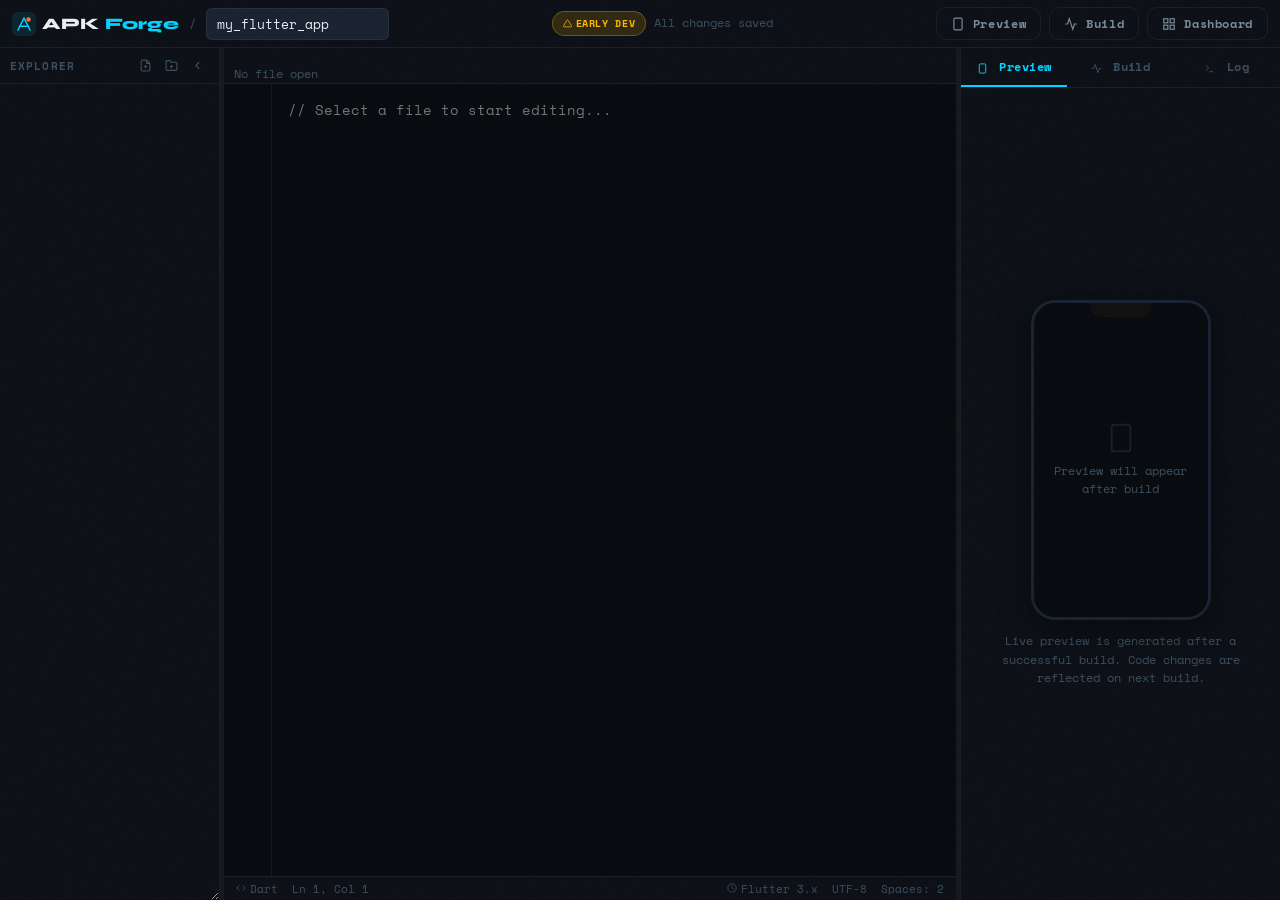
<file: pages/editor.html>
<!DOCTYPE html>
<html lang="en">
<head>
  <meta charset="UTF-8" />
  <meta name="viewport" content="width=device-width, initial-scale=1.0" />
  <title>APKForge — Editor</title>
  <link rel="stylesheet" href="css/global.css" />
  <link rel="stylesheet" href="css/editor.css" />
</head>
<body class="noise">

  <div class="editor-layout">

    <!-- Top Bar -->
    <div class="editor-topbar">
      <div class="editor-topbar-left">
        <a href="dashboard.html" class="editor-logo">
          <svg viewBox="0 0 32 32" fill="none">
            <rect width="32" height="32" rx="8" fill="#00d4ff" fill-opacity="0.1"/>
            <path d="M8 24L16 8L24 24" stroke="#00d4ff" stroke-width="2" stroke-linecap="round" stroke-linejoin="round"/>
            <path d="M10.5 19H21.5" stroke="#00d4ff" stroke-width="2" stroke-linecap="round"/>
            <circle cx="22" cy="10" r="3" fill="#ff6b35"/>
          </svg>
          APK<span class="logo-dot">Forge</span>
        </a>
        <div style="color:var(--text-muted);font-size:0.75rem">/</div>
        <input type="text" class="project-name-input" id="project-name" value="my_flutter_app" placeholder="project_name" />
      </div>

      <div class="editor-topbar-center">
        <span class="badge badge-warning" style="font-size:0.65rem">
          <svg width="9" height="9" viewBox="0 0 24 24" fill="none" stroke="currentColor" stroke-width="2"><path d="M10.29 3.86L1.82 18a2 2 0 001.71 3h16.94a2 2 0 001.71-3L13.71 3.86a2 2 0 00-3.42 0z"/></svg>
          Early Dev
        </span>
        <span id="save-status" style="font-size:0.74rem;color:var(--text-muted)">All changes saved</span>
      </div>

      <div class="editor-topbar-right">
        <button class="btn btn-ghost btn-sm" onclick="togglePanel('preview')" title="Toggle Preview">
          <svg width="14" height="14" viewBox="0 0 24 24" fill="none" stroke="currentColor" stroke-width="2"><rect x="5" y="2" width="14" height="20" rx="2"/><line x1="12" y1="18" x2="12.01" y2="18"/></svg>
          Preview
        </button>
        <button class="btn btn-ghost btn-sm" onclick="togglePanel('build')" title="Toggle Build">
          <svg width="14" height="14" viewBox="0 0 24 24" fill="none" stroke="currentColor" stroke-width="2"><polyline points="22,12 18,12 15,21 9,3 6,12 2,12"/></svg>
          Build
        </button>
        <a href="dashboard.html" class="btn btn-ghost btn-sm">
          <svg width="14" height="14" viewBox="0 0 24 24" fill="none" stroke="currentColor" stroke-width="2"><rect x="3" y="3" width="7" height="7"/><rect x="14" y="3" width="7" height="7"/><rect x="14" y="14" width="7" height="7"/><rect x="3" y="14" width="7" height="7"/></svg>
          Dashboard
        </a>
      </div>
    </div>

    <!-- Editor Body -->
    <div class="editor-body">

      <!-- File Tree -->
      <div class="filetree-panel" id="filetree-panel">
        <div class="panel-header">
          <span class="panel-title">Explorer</span>
          <div class="panel-actions">
            <button class="icon-btn" title="New File" onclick="showNewFileModal()">
              <svg viewBox="0 0 24 24" fill="none" stroke="currentColor" stroke-width="2"><path d="M14 2H6a2 2 0 00-2 2v16a2 2 0 002 2h12a2 2 0 002-2V8z"/><polyline points="14,2 14,8 20,8"/><line x1="12" y1="11" x2="12" y2="17"/><line x1="9" y1="14" x2="15" y2="14"/></svg>
            </button>
            <button class="icon-btn" title="New Folder" onclick="showNewFolderModal()">
              <svg viewBox="0 0 24 24" fill="none" stroke="currentColor" stroke-width="2"><path d="M22 19a2 2 0 01-2 2H4a2 2 0 01-2-2V5a2 2 0 012-2h5l2 3h9a2 2 0 012 2z"/><line x1="12" y1="11" x2="12" y2="17"/><line x1="9" y1="14" x2="15" y2="14"/></svg>
            </button>
            <button class="icon-btn" title="Collapse All" onclick="collapseAll()">
              <svg viewBox="0 0 24 24" fill="none" stroke="currentColor" stroke-width="2"><polyline points="15,18 9,12 15,6"/></svg>
            </button>
          </div>
        </div>
        <div class="filetree" id="filetree"></div>
      </div>

      <div class="resizer" id="resizer-left"></div>

      <!-- Code Panel -->
      <div class="code-panel" id="code-panel">

        <!-- Tabs -->
        <div class="editor-tabs" id="editor-tabs">
          <div style="padding:0 10px;display:flex;align-items:center;color:var(--text-muted);font-size:0.75rem">
            No file open
          </div>
        </div>

        <!-- Code Area -->
        <div class="code-area">
          <div class="line-numbers" id="line-numbers"></div>
          <div class="code-editor-wrap">
            <textarea
              class="code-editor"
              id="code-editor"
              spellcheck="false"
              autocorrect="off"
              autocapitalize="off"
              placeholder="// Select a file to start editing..."
            ></textarea>
          </div>
        </div>

        <!-- Status Bar -->
        <div class="status-bar">
          <div class="status-left">
            <span class="status-item">
              <svg width="10" height="10" viewBox="0 0 24 24" fill="none" stroke="currentColor" stroke-width="2"><polyline points="16,18 22,12 16,6"/><polyline points="8,6 2,12 8,18"/></svg>
              <span id="status-lang">Dart</span>
            </span>
            <span class="status-item" id="status-cursor">Ln 1, Col 1</span>
          </div>
          <div class="status-right">
            <span class="status-item">
              <svg width="10" height="10" viewBox="0 0 24 24" fill="none" stroke="currentColor" stroke-width="2"><circle cx="12" cy="12" r="10"/><polyline points="12,6 12,12 16,14"/></svg>
              Flutter 3.x
            </span>
            <span class="status-item">UTF-8</span>
            <span class="status-item">Spaces: 2</span>
          </div>
        </div>
      </div>

      <div class="resizer" id="resizer-right"></div>

      <!-- Right Panel -->
      <div class="right-panel" id="right-panel">
        <div class="right-panel-tabs">
          <button class="right-panel-tab active" onclick="switchRightTab('preview', this)">
            <svg width="11" height="11" viewBox="0 0 24 24" fill="none" stroke="currentColor" stroke-width="2" style="display:inline;vertical-align:middle;margin-right:4px"><rect x="5" y="2" width="14" height="20" rx="2"/></svg>
            Preview
          </button>
          <button class="right-panel-tab" onclick="switchRightTab('build', this)">
            <svg width="11" height="11" viewBox="0 0 24 24" fill="none" stroke="currentColor" stroke-width="2" style="display:inline;vertical-align:middle;margin-right:4px"><polyline points="22,12 18,12 15,21 9,3 6,12 2,12"/></svg>
            Build
          </button>
          <button class="right-panel-tab" onclick="switchRightTab('log', this)">
            <svg width="11" height="11" viewBox="0 0 24 24" fill="none" stroke="currentColor" stroke-width="2" style="display:inline;vertical-align:middle;margin-right:4px"><polyline points="4,17 10,11 4,5"/><line x1="12" y1="19" x2="20" y2="19"/></svg>
            Log
          </button>
        </div>

        <!-- Preview Tab -->
        <div class="right-panel-content active" id="tab-preview">
          <div class="preview-frame-wrap">
            <div class="preview-phone">
              <div class="preview-phone-notch"></div>
              <div class="preview-phone-screen" id="preview-screen">
                <svg viewBox="0 0 24 24" fill="none" stroke="currentColor" stroke-width="1.5"><rect x="5" y="2" width="14" height="20" rx="2"/><line x1="12" y1="18" x2="12.01" y2="18"/></svg>
                <div>Preview will appear<br>after build</div>
              </div>
            </div>
            <p class="preview-note">
              Live preview is generated after a successful build. Code changes are reflected on next build.
            </p>
          </div>
        </div>

        <!-- Build Tab -->
        <div class="right-panel-content" id="tab-build">
          <div class="build-config">
            <div class="build-field">
              <label>App Name</label>
              <input type="text" class="build-input" id="build-app-name" value="My Flutter App" placeholder="My App" />
            </div>
            <div class="build-field">
              <label>Package ID</label>
              <input type="text" class="build-input" id="build-package" value="com.example.myapp" placeholder="com.example.app" />
            </div>
            <div class="build-field">
              <label>Version Name</label>
              <input type="text" class="build-input" id="build-version" value="1.0.0" placeholder="1.0.0" />
            </div>
            <div class="build-field">
              <label>Version Code</label>
              <input type="number" class="build-input" id="build-vcode" value="1" min="1" />
            </div>
            <div class="build-field">
              <label>Flutter Version</label>
              <select class="build-input" id="build-flutter">
                <option value="3.24">Flutter 3.24 (stable)</option>
                <option value="3.22">Flutter 3.22</option>
                <option value="3.19">Flutter 3.19</option>
              </select>
            </div>
            <button class="build-btn" id="build-btn" onclick="startBuild()">
              <svg viewBox="0 0 24 24" fill="none" stroke="currentColor" stroke-width="2.5"><polygon points="5,3 19,12 5,21"/></svg>
              Build APK
            </button>
          </div>

          <!-- Build Progress -->
          <div id="build-progress" style="padding:12px 14px;display:none;flex-direction:column;gap:8px;border-bottom:1px solid var(--border)">
            <div style="display:flex;align-items:center;justify-content:space-between;font-size:0.78rem">
              <span style="color:var(--text-secondary)" id="build-step-label">Initializing...</span>
              <span style="color:var(--text-muted)" id="build-pct">0%</span>
            </div>
            <div style="height:4px;background:var(--bg-elevated);border-radius:2px;overflow:hidden">
              <div id="build-progress-bar" style="height:100%;background:linear-gradient(90deg,var(--accent),#0099cc);width:0%;transition:width 0.4s ease;border-radius:2px"></div>
            </div>
          </div>

          <!-- Download Bar -->
          <div class="download-bar" id="download-bar">
            <div style="display:flex;align-items:center;gap:8px;font-size:0.78rem">
              <svg width="14" height="14" viewBox="0 0 24 24" fill="none" stroke="var(--success)" stroke-width="2"><polyline points="20,6 9,17 4,12"/></svg>
              <span style="color:var(--success);font-weight:700">Build successful!</span>
            </div>
            <button class="btn btn-primary btn-sm" onclick="downloadAPK()">
              <svg width="13" height="13" viewBox="0 0 24 24" fill="none" stroke="currentColor" stroke-width="2"><path d="M21 15v4a2 2 0 01-2 2H5a2 2 0 01-2-2v-4"/><polyline points="7,10 12,15 17,10"/><line x1="12" y1="15" x2="12" y2="3"/></svg>
              Download APK
            </button>
            <p style="font-size:0.7rem;color:var(--text-muted);text-align:center">Available for 7 days</p>
          </div>
        </div>

        <!-- Log Tab -->
        <div class="right-panel-content" id="tab-log">
          <div class="build-log-wrap" id="build-log">
            <div class="log-empty">
              No build logs yet.<br>Start a build to see output here.
            </div>
          </div>
        </div>
      </div>

    </div>
  </div>

  <!-- Context Menu -->
  <div class="context-menu" id="context-menu">
    <button class="context-item" onclick="ctxRename()">
      <svg viewBox="0 0 24 24" fill="none" stroke="currentColor" stroke-width="2"><path d="M11 4H4a2 2 0 00-2 2v14a2 2 0 002 2h14a2 2 0 002-2v-7"/><path d="M18.5 2.5a2.121 2.121 0 013 3L12 15l-4 1 1-4 9.5-9.5z"/></svg>
      Rename
    </button>
    <button class="context-item" onclick="ctxNewFile()">
      <svg viewBox="0 0 24 24" fill="none" stroke="currentColor" stroke-width="2"><path d="M14 2H6a2 2 0 00-2 2v16a2 2 0 002 2h12a2 2 0 002-2V8z"/><line x1="12" y1="11" x2="12" y2="17"/><line x1="9" y1="14" x2="15" y2="14"/></svg>
      New File
    </button>
    <div class="context-divider"></div>
    <button class="context-item danger" onclick="ctxDelete()">
      <svg viewBox="0 0 24 24" fill="none" stroke="currentColor" stroke-width="2"><polyline points="3,6 5,6 21,6"/><path d="M19 6l-1 14a2 2 0 01-2 2H8a2 2 0 01-2-2L5 6"/><path d="M10 11v6M14 11v6"/></svg>
      Delete
    </button>
  </div>

  <!-- New File Modal -->
  <div class="modal-overlay" id="modal-newfile">
    <div class="modal">
      <div class="modal-title">New File</div>
      <input type="text" class="modal-input" id="modal-newfile-input" placeholder="filename.dart" />
      <div class="modal-actions">
        <button class="btn btn-ghost btn-sm" onclick="closeModal('modal-newfile')">Cancel</button>
        <button class="btn btn-primary btn-sm" onclick="confirmNewFile()">Create</button>
      </div>
    </div>
  </div>

  <!-- New Folder Modal -->
  <div class="modal-overlay" id="modal-newfolder">
    <div class="modal">
      <div class="modal-title">New Folder</div>
      <input type="text" class="modal-input" id="modal-newfolder-input" placeholder="folder_name" />
      <div class="modal-actions">
        <button class="btn btn-ghost btn-sm" onclick="closeModal('modal-newfolder')">Cancel</button>
        <button class="btn btn-primary btn-sm" onclick="confirmNewFolder()">Create</button>
      </div>
    </div>
  </div>

  <!-- Rename Modal -->
  <div class="modal-overlay" id="modal-rename">
    <div class="modal">
      <div class="modal-title">Rename</div>
      <input type="text" class="modal-input" id="modal-rename-input" placeholder="new_name" />
      <div class="modal-actions">
        <button class="btn btn-ghost btn-sm" onclick="closeModal('modal-rename')">Cancel</button>
        <button class="btn btn-primary btn-sm" onclick="confirmRename()">Rename</button>
      </div>
    </div>
  </div>

  <script src="js/core/auth.js"></script>
  <script src="js/editor.js"></script>

</body>
</html>
</file>
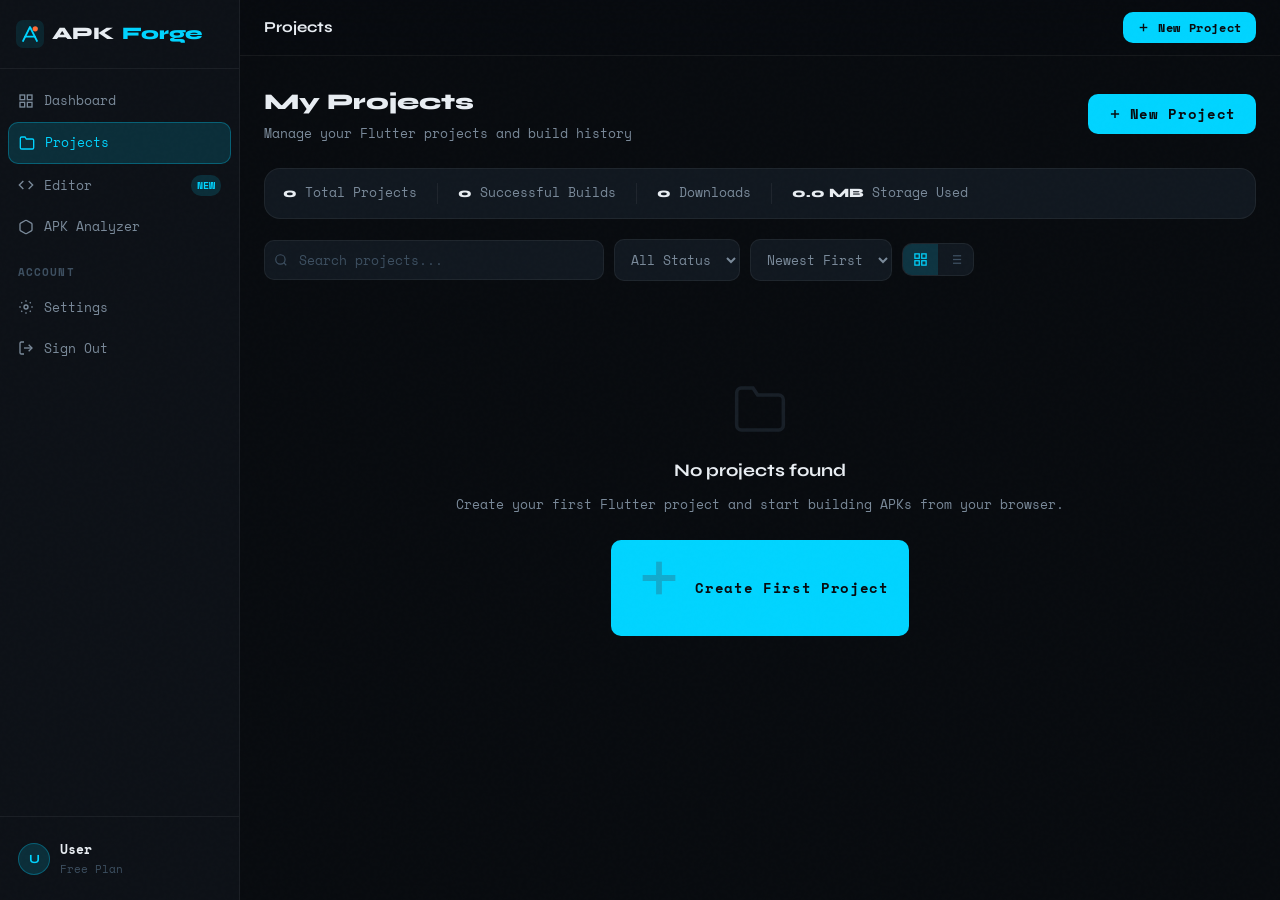
<file: pages/projects.html>
<!DOCTYPE html>
<html lang="en">
<head>
  <meta charset="UTF-8" />
  <meta name="viewport" content="width=device-width, initial-scale=1.0" />
  <title>APKForge — Projects</title>
  <link rel="stylesheet" href="css/global.css" />
  <link rel="stylesheet" href="css/dashboard.css" />
  <link rel="stylesheet" href="css/projects.css" />
</head>
<body class="noise">

  <div class="app-layout">

    <!-- Sidebar -->
    <aside class="sidebar" id="sidebar">
      <div class="sidebar-header">
        <a href="../index.html" class="sidebar-logo">
          <svg viewBox="0 0 32 32" fill="none">
            <rect width="32" height="32" rx="8" fill="#00d4ff" fill-opacity="0.1"/>
            <path d="M8 24L16 8L24 24" stroke="#00d4ff" stroke-width="2" stroke-linecap="round" stroke-linejoin="round"/>
            <path d="M10.5 19H21.5" stroke="#00d4ff" stroke-width="2" stroke-linecap="round"/>
            <circle cx="22" cy="10" r="3" fill="#ff6b35"/>
          </svg>
          APK<span class="logo-dot">Forge</span>
        </a>
      </div>
      <nav class="sidebar-nav">
        <a href="dashboard.html" class="nav-item">
          <svg viewBox="0 0 24 24" fill="none" stroke="currentColor" stroke-width="2"><rect x="3" y="3" width="7" height="7"/><rect x="14" y="3" width="7" height="7"/><rect x="14" y="14" width="7" height="7"/><rect x="3" y="14" width="7" height="7"/></svg>
          Dashboard
        </a>
        <a href="projects.html" class="nav-item active">
          <svg viewBox="0 0 24 24" fill="none" stroke="currentColor" stroke-width="2"><path d="M22 19a2 2 0 01-2 2H4a2 2 0 01-2-2V5a2 2 0 012-2h5l2 3h9a2 2 0 012 2z"/></svg>
          Projects
        </a>
        <a href="editor.html" class="nav-item">
          <svg viewBox="0 0 24 24" fill="none" stroke="currentColor" stroke-width="2"><polyline points="16,18 22,12 16,6"/><polyline points="8,6 2,12 8,18"/></svg>
          Editor
          <span class="nav-badge">NEW</span>
        </a>
        <a href="analyzer.html" class="nav-item">
          <svg viewBox="0 0 24 24" fill="none" stroke="currentColor" stroke-width="2"><path d="M21 16V8a2 2 0 00-1-1.73l-7-4a2 2 0 00-2 0l-7 4A2 2 0 003 8v8a2 2 0 001 1.73l7 4a2 2 0 002 0l7-4A2 2 0 0021 16z"/></svg>
          APK Analyzer
        </a>
        <div class="nav-section-label">Account</div>
        <a href="#" class="nav-item" onclick="showToast('Settings coming soon!')">
          <svg viewBox="0 0 24 24" fill="none" stroke="currentColor" stroke-width="2"><circle cx="12" cy="12" r="3"/><path d="M19.07 4.93l-1.41 1.41M4.93 4.93l1.41 1.41M12 2v2M12 20v2M20 12h2M2 12h2M19.07 19.07l-1.41-1.41M4.93 19.07l1.41-1.41"/></svg>
          Settings
        </a>
        <button class="nav-item" onclick="Auth.logout()">
          <svg viewBox="0 0 24 24" fill="none" stroke="currentColor" stroke-width="2"><path d="M9 21H5a2 2 0 01-2-2V5a2 2 0 012-2h4"/><polyline points="16,17 21,12 16,7"/><line x1="21" y1="12" x2="9" y2="12"/></svg>
          Sign Out
        </button>
      </nav>
      <div class="sidebar-footer">
        <div class="sidebar-user">
          <div class="user-avatar" id="user-avatar">U</div>
          <div class="user-info">
            <div class="user-name" id="user-name">User</div>
            <div class="user-plan">Free Plan</div>
          </div>
        </div>
      </div>
    </aside>

    <!-- Main -->
    <div class="main-content">

      <!-- Topbar -->
      <div class="topbar">
        <div style="display:flex;align-items:center;gap:12px">
          <button class="btn btn-ghost btn-sm" id="sidebar-toggle" onclick="toggleSidebar()" style="display:none">
            <svg width="16" height="16" viewBox="0 0 24 24" fill="none" stroke="currentColor" stroke-width="2"><line x1="3" y1="12" x2="21" y2="12"/><line x1="3" y1="6" x2="21" y2="6"/><line x1="3" y1="18" x2="21" y2="18"/></svg>
          </button>
          <span class="topbar-title">Projects</span>
        </div>
        <div class="topbar-actions">
          <button class="btn btn-primary btn-sm" onclick="showNewProjectModal()">
            <svg width="13" height="13" viewBox="0 0 24 24" fill="none" stroke="currentColor" stroke-width="2.5"><line x1="12" y1="5" x2="12" y2="19"/><line x1="5" y1="12" x2="19" y2="12"/></svg>
            New Project
          </button>
        </div>
      </div>

      <!-- Page Content -->
      <div class="page-content">

        <div class="page-header animate-fade">
          <div>
            <div class="page-title">My Projects</div>
            <div class="page-subtitle">Manage your Flutter projects and build history</div>
          </div>
          <button class="btn btn-primary" onclick="showNewProjectModal()">
            <svg width="14" height="14" viewBox="0 0 24 24" fill="none" stroke="currentColor" stroke-width="2.5"><line x1="12" y1="5" x2="12" y2="19"/><line x1="5" y1="12" x2="19" y2="12"/></svg>
            New Project
          </button>
        </div>

        <!-- Stats Bar -->
        <div class="projects-stats animate-fade">
          <div class="projects-stat">
            <span class="projects-stat-value" id="stat-total">0</span>
            <span class="projects-stat-label">Total Projects</span>
          </div>
          <div style="width:1px;background:var(--border)"></div>
          <div class="projects-stat">
            <span class="projects-stat-value text-success" id="stat-success">0</span>
            <span class="projects-stat-label">Successful Builds</span>
          </div>
          <div style="width:1px;background:var(--border)"></div>
          <div class="projects-stat">
            <span class="projects-stat-value text-accent" id="stat-downloads">0</span>
            <span class="projects-stat-label">Downloads</span>
          </div>
          <div style="width:1px;background:var(--border)"></div>
          <div class="projects-stat">
            <span class="projects-stat-value" id="stat-storage">0 MB</span>
            <span class="projects-stat-label">Storage Used</span>
          </div>
        </div>

        <!-- Toolbar -->
        <div class="toolbar">
          <div class="search-wrap">
            <div class="search-icon"><svg viewBox="0 0 24 24" fill="none" stroke="currentColor" stroke-width="2"><circle cx="11" cy="11" r="8"/><line x1="21" y1="21" x2="16.65" y2="16.65"/></svg></div>
            <input type="text" class="search-input" id="search-input" placeholder="Search projects..." oninput="filterProjects()" />
          </div>
          <select class="filter-select" id="filter-status" onchange="filterProjects()">
            <option value="all">All Status</option>
            <option value="success">Built</option>
            <option value="failed">Failed</option>
            <option value="none">No Builds</option>
          </select>
          <select class="filter-select" id="filter-sort" onchange="filterProjects()">
            <option value="newest">Newest First</option>
            <option value="oldest">Oldest First</option>
            <option value="name">Name A-Z</option>
          </select>
          <div class="view-toggle">
            <button class="view-btn active" id="view-grid" onclick="setView('grid')" title="Grid View">
              <svg viewBox="0 0 24 24" fill="none" stroke="currentColor" stroke-width="2"><rect x="3" y="3" width="7" height="7"/><rect x="14" y="3" width="7" height="7"/><rect x="14" y="14" width="7" height="7"/><rect x="3" y="14" width="7" height="7"/></svg>
            </button>
            <button class="view-btn" id="view-list" onclick="setView('list')" title="List View">
              <svg viewBox="0 0 24 24" fill="none" stroke="currentColor" stroke-width="2"><line x1="8" y1="6" x2="21" y2="6"/><line x1="8" y1="12" x2="21" y2="12"/><line x1="8" y1="18" x2="21" y2="18"/><line x1="3" y1="6" x2="3.01" y2="6"/><line x1="3" y1="12" x2="3.01" y2="12"/><line x1="3" y1="18" x2="3.01" y2="18"/></svg>
            </button>
          </div>
        </div>

        <!-- Projects Container -->
        <div id="projects-container"></div>

      </div>
    </div>
  </div>

  <!-- New Project Modal -->
  <div class="modal-overlay new-project-modal" id="modal-new-project">
    <div class="modal">
      <div class="modal-title">New Project</div>
      <div class="modal-body" style="display:flex;flex-direction:column;gap:14px;margin-bottom:20px">
        <div style="display:flex;flex-direction:column;gap:6px">
          <label style="font-size:0.72rem;font-weight:700;color:var(--text-muted);text-transform:uppercase;letter-spacing:0.08em">Project Name</label>
          <input type="text" class="modal-input" id="np-name" placeholder="my_flutter_app" style="margin-bottom:0" />
        </div>
        <div style="display:flex;flex-direction:column;gap:6px">
          <label style="font-size:0.72rem;font-weight:700;color:var(--text-muted);text-transform:uppercase;letter-spacing:0.08em">Package ID</label>
          <input type="text" class="modal-input" id="np-package" placeholder="com.example.myapp" style="margin-bottom:0" />
        </div>
        <div style="display:flex;flex-direction:column;gap:6px">
          <label style="font-size:0.72rem;font-weight:700;color:var(--text-muted);text-transform:uppercase;letter-spacing:0.08em">Description <span style="color:var(--text-muted);font-weight:400">(optional)</span></label>
          <input type="text" class="modal-input" id="np-desc" placeholder="Short description..." style="margin-bottom:0" />
        </div>
      </div>
      <div class="modal-actions">
        <button class="btn btn-ghost btn-sm" onclick="closeModal('modal-new-project')">Cancel</button>
        <button class="btn btn-primary btn-sm" onclick="createProject()">
          <svg width="13" height="13" viewBox="0 0 24 24" fill="none" stroke="currentColor" stroke-width="2.5"><line x1="12" y1="5" x2="12" y2="19"/><line x1="5" y1="12" x2="19" y2="12"/></svg>
          Create Project
        </button>
      </div>
    </div>
  </div>

  <!-- Context Menu -->
  <div class="context-menu" id="project-context-menu">
    <button class="context-item" onclick="ctxOpenEditor()">
      <svg viewBox="0 0 24 24" fill="none" stroke="currentColor" stroke-width="2"><polyline points="16,18 22,12 16,6"/><polyline points="8,6 2,12 8,18"/></svg>
      Open in Editor
    </button>
    <button class="context-item" onclick="ctxBuild()">
      <svg viewBox="0 0 24 24" fill="none" stroke="currentColor" stroke-width="2"><polygon points="5,3 19,12 5,21"/></svg>
      Build APK
    </button>
    <button class="context-item" onclick="ctxDownload()">
      <svg viewBox="0 0 24 24" fill="none" stroke="currentColor" stroke-width="2"><path d="M21 15v4a2 2 0 01-2 2H5a2 2 0 01-2-2v-4"/><polyline points="7,10 12,15 17,10"/></svg>
      Download APK
    </button>
    <div class="context-divider"></div>
    <button class="context-item" onclick="ctxRename()">
      <svg viewBox="0 0 24 24" fill="none" stroke="currentColor" stroke-width="2"><path d="M11 4H4a2 2 0 00-2 2v14a2 2 0 002 2h14a2 2 0 002-2v-7"/><path d="M18.5 2.5a2.121 2.121 0 013 3L12 15l-4 1 1-4 9.5-9.5z"/></svg>
      Rename
    </button>
    <div class="context-divider"></div>
    <button class="context-item danger" onclick="ctxDelete()">
      <svg viewBox="0 0 24 24" fill="none" stroke="currentColor" stroke-width="2"><polyline points="3,6 5,6 21,6"/><path d="M19 6l-1 14a2 2 0 01-2 2H8a2 2 0 01-2-2L5 6"/></svg>
      Delete Project
    </button>
  </div>

  <!-- Toast -->
  <div id="toast" style="position:fixed;bottom:24px;right:24px;z-index:9999;background:var(--bg-elevated);border:1px solid var(--border);border-radius:var(--radius-md);padding:12px 18px;font-size:0.82rem;color:var(--text-primary);box-shadow:var(--shadow-lg);opacity:0;transition:opacity 0.3s ease;pointer-events:none;"></div>

  <script src="js/core/auth.js"></script>
  <script src="js/projects.js"></script>

</body>
</html>
</file>
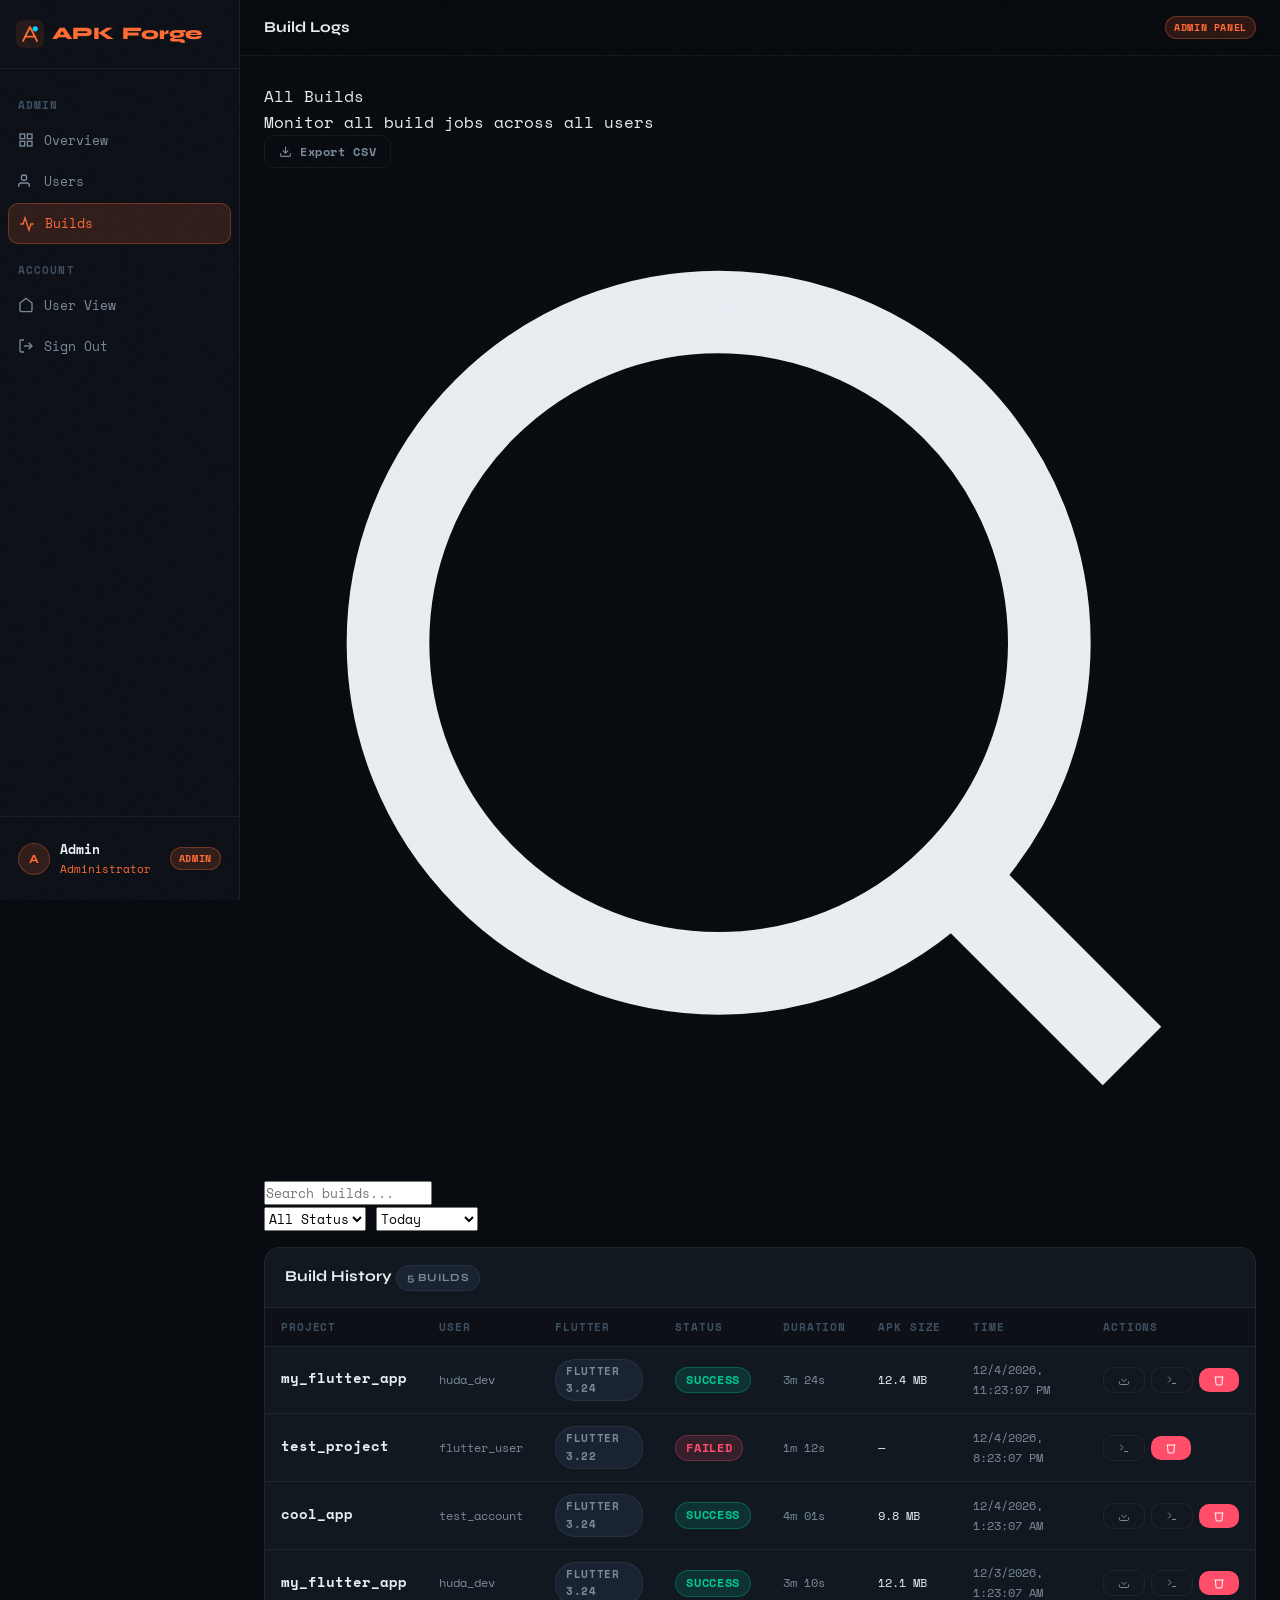
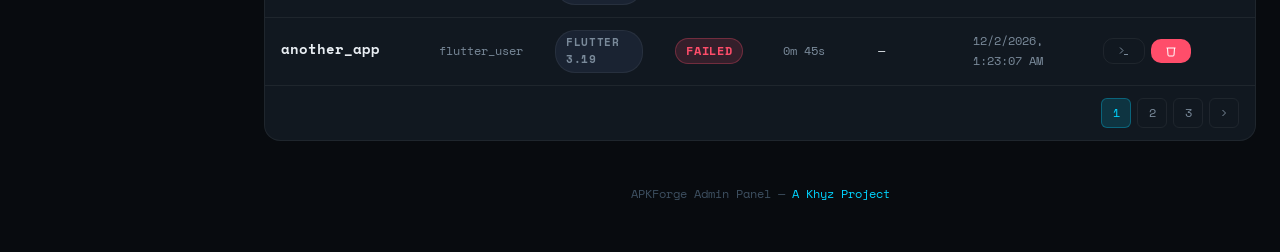
<file: pages/admin/builds.html>
<!DOCTYPE html>
<html lang="en">
<head>
  <meta charset="UTF-8" />
  <meta name="viewport" content="width=device-width, initial-scale=1.0" />
  <title>APKForge — Admin Builds</title>
  <link rel="stylesheet" href="../css/global.css" />
  <link rel="stylesheet" href="../css/dashboard.css" />
  <link rel="stylesheet" href="../css/admin.css" />
</head>
<body class="noise">

  <div class="app-layout">
    <aside class="sidebar admin-sidebar" id="sidebar">
      <div class="sidebar-header">
        <a href="../../index.html" class="sidebar-logo">
          <svg viewBox="0 0 32 32" fill="none">
            <rect width="32" height="32" rx="8" fill="#ff6b35" fill-opacity="0.1"/>
            <path d="M8 24L16 8L24 24" stroke="#ff6b35" stroke-width="2" stroke-linecap="round" stroke-linejoin="round"/>
            <path d="M10.5 19H21.5" stroke="#ff6b35" stroke-width="2" stroke-linecap="round"/>
            <circle cx="22" cy="10" r="3" fill="#00d4ff"/>
          </svg>
          APK<span style="color:var(--accent-2)">Forge</span>
        </a>
      </div>
      <nav class="sidebar-nav">
        <div class="nav-section-label">Admin</div>
        <a href="index.html" class="nav-item">
          <svg viewBox="0 0 24 24" fill="none" stroke="currentColor" stroke-width="2"><rect x="3" y="3" width="7" height="7"/><rect x="14" y="3" width="7" height="7"/><rect x="14" y="14" width="7" height="7"/><rect x="3" y="14" width="7" height="7"/></svg>
          Overview
        </a>
        <a href="users.html" class="nav-item">
          <svg viewBox="0 0 24 24" fill="none" stroke="currentColor" stroke-width="2"><path d="M17 21v-2a4 4 0 00-4-4H5a4 4 0 00-4 4v2"/><circle cx="9" cy="7" r="4"/></svg>
          Users
        </a>
        <a href="builds.html" class="nav-item active">
          <svg viewBox="0 0 24 24" fill="none" stroke="currentColor" stroke-width="2"><polyline points="22,12 18,12 15,21 9,3 6,12 2,12"/></svg>
          Builds
        </a>
        <div class="nav-section-label">Account</div>
        <a href="../dashboard.html" class="nav-item">
          <svg viewBox="0 0 24 24" fill="none" stroke="currentColor" stroke-width="2"><path d="M3 9l9-7 9 7v11a2 2 0 01-2 2H5a2 2 0 01-2-2z"/></svg>
          User View
        </a>
        <button class="nav-item" onclick="Auth.logout()">
          <svg viewBox="0 0 24 24" fill="none" stroke="currentColor" stroke-width="2"><path d="M9 21H5a2 2 0 01-2-2V5a2 2 0 012-2h4"/><polyline points="16,17 21,12 16,7"/><line x1="21" y1="12" x2="9" y2="12"/></svg>
          Sign Out
        </button>
      </nav>
      <div class="sidebar-footer">
        <div class="sidebar-user">
          <div class="user-avatar" style="background:var(--accent-2-dim);border-color:rgba(255,107,53,0.3);color:var(--accent-2)">A</div>
          <div class="user-info">
            <div class="user-name">Admin</div>
            <div class="user-plan" style="color:var(--accent-2)">Administrator</div>
          </div>
          <span class="admin-badge">ADMIN</span>
        </div>
      </div>
    </aside>

    <div class="main-content">
      <div class="topbar">
        <div style="display:flex;align-items:center;gap:12px">
          <button class="btn btn-ghost btn-sm" id="sidebar-toggle" onclick="toggleSidebar()" style="display:none">
            <svg width="16" height="16" viewBox="0 0 24 24" fill="none" stroke="currentColor" stroke-width="2"><line x1="3" y1="12" x2="21" y2="12"/><line x1="3" y1="6" x2="21" y2="6"/><line x1="3" y1="18" x2="21" y2="18"/></svg>
          </button>
          <span class="topbar-title">Build Logs</span>
        </div>
        <div class="topbar-actions">
          <span class="admin-badge">ADMIN PANEL</span>
        </div>
      </div>

      <div class="page-content">
        <div class="page-header animate-fade" style="margin-bottom:20px">
          <div>
            <div class="page-title">All Builds</div>
            <div class="page-subtitle">Monitor all build jobs across all users</div>
          </div>
          <button class="btn btn-ghost btn-sm" onclick="showToast('Export coming soon!')">
            <svg width="13" height="13" viewBox="0 0 24 24" fill="none" stroke="currentColor" stroke-width="2"><path d="M21 15v4a2 2 0 01-2 2H5a2 2 0 01-2-2v-4"/><polyline points="7,10 12,15 17,10"/><line x1="12" y1="15" x2="12" y2="3"/></svg>
            Export CSV
          </button>
        </div>

        <!-- Toolbar -->
        <div class="toolbar" style="margin-bottom:16px">
          <div class="search-wrap">
            <div class="search-icon"><svg viewBox="0 0 24 24" fill="none" stroke="currentColor" stroke-width="2"><circle cx="11" cy="11" r="8"/><line x1="21" y1="21" x2="16.65" y2="16.65"/></svg></div>
            <input type="text" class="search-input" placeholder="Search builds..." />
          </div>
          <select class="filter-select">
            <option value="all">All Status</option>
            <option value="success">Success</option>
            <option value="failed">Failed</option>
            <option value="running">Running</option>
          </select>
          <select class="filter-select">
            <option value="today">Today</option>
            <option value="week">This Week</option>
            <option value="month">This Month</option>
            <option value="all">All Time</option>
          </select>
        </div>

        <div class="data-table-wrap animate-fade">
          <div class="data-table-header">
            <div class="data-table-title">Build History <span class="badge badge-muted" style="font-size:0.68rem" id="builds-count-badge">0 builds</span></div>
          </div>
          <table class="data-table">
            <thead>
              <tr>
                <th>Project</th>
                <th>User</th>
                <th>Flutter</th>
                <th>Status</th>
                <th>Duration</th>
                <th>APK Size</th>
                <th>Time</th>
                <th>Actions</th>
              </tr>
            </thead>
            <tbody id="builds-table-body"></tbody>
          </table>
          <div class="pagination">
            <button class="page-btn active">1</button>
            <button class="page-btn">2</button>
            <button class="page-btn">3</button>
            <button class="page-btn">
              <svg width="12" height="12" viewBox="0 0 24 24" fill="none" stroke="currentColor" stroke-width="2"><polyline points="9,18 15,12 9,6"/></svg>
            </button>
          </div>
        </div>

        <div style="text-align:center;padding:20px 0;font-size:0.74rem;color:var(--text-muted)">
          APKForge Admin Panel &mdash; <span style="color:var(--accent)">A Khyz Project</span>
        </div>
      </div>
    </div>
  </div>

  <div id="toast" style="position:fixed;bottom:24px;right:24px;z-index:9999;background:var(--bg-elevated);border:1px solid var(--border);border-radius:var(--radius-md);padding:12px 18px;font-size:0.82rem;color:var(--text-primary);box-shadow:var(--shadow-lg);opacity:0;transition:opacity 0.3s ease;pointer-events:none;"></div>

  <script src="../js/core/auth.js"></script>
  <script src="../js/admin.js"></script>
  <script>
    document.addEventListener('DOMContentLoaded', () => {
      renderBuildsTable(mockBuilds);
      document.getElementById('builds-count-badge').textContent = mockBuilds.length + ' builds';
    });
  </script>
</body>
</html>
</file>
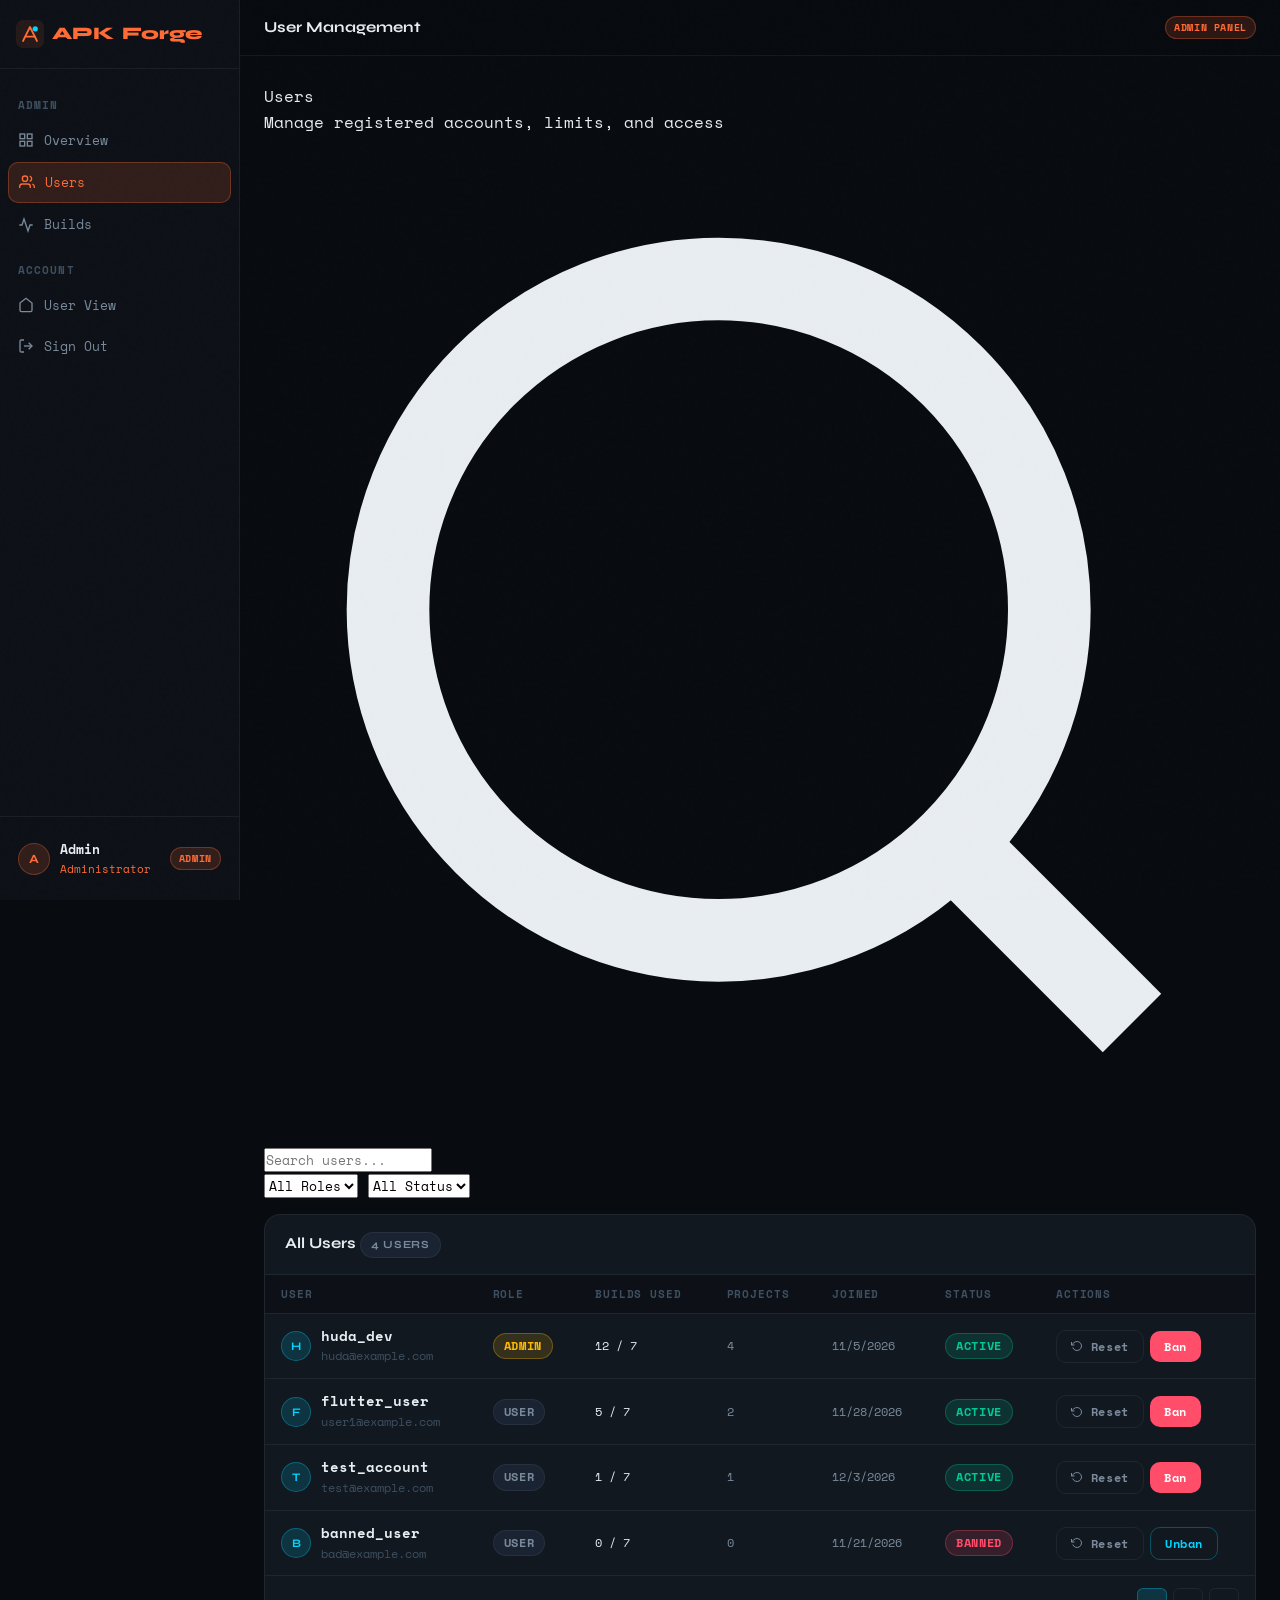
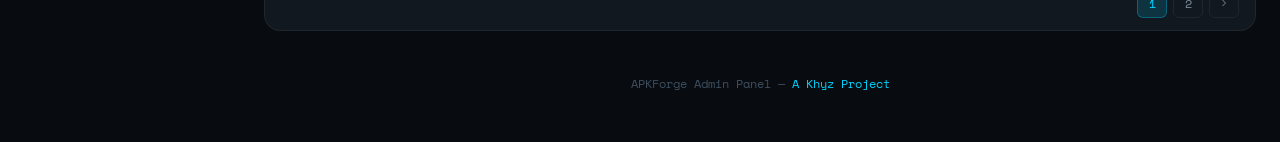
<file: pages/admin/users.html>
<!DOCTYPE html>
<html lang="en">
<head>
  <meta charset="UTF-8" />
  <meta name="viewport" content="width=device-width, initial-scale=1.0" />
  <title>APKForge — Admin Users</title>
  <link rel="stylesheet" href="../css/global.css" />
  <link rel="stylesheet" href="../css/dashboard.css" />
  <link rel="stylesheet" href="../css/admin.css" />
</head>
<body class="noise">

  <div class="app-layout">
    <aside class="sidebar admin-sidebar" id="sidebar">
      <div class="sidebar-header">
        <a href="../../index.html" class="sidebar-logo">
          <svg viewBox="0 0 32 32" fill="none">
            <rect width="32" height="32" rx="8" fill="#ff6b35" fill-opacity="0.1"/>
            <path d="M8 24L16 8L24 24" stroke="#ff6b35" stroke-width="2" stroke-linecap="round" stroke-linejoin="round"/>
            <path d="M10.5 19H21.5" stroke="#ff6b35" stroke-width="2" stroke-linecap="round"/>
            <circle cx="22" cy="10" r="3" fill="#00d4ff"/>
          </svg>
          APK<span style="color:var(--accent-2)">Forge</span>
        </a>
      </div>
      <nav class="sidebar-nav">
        <div class="nav-section-label">Admin</div>
        <a href="index.html" class="nav-item">
          <svg viewBox="0 0 24 24" fill="none" stroke="currentColor" stroke-width="2"><rect x="3" y="3" width="7" height="7"/><rect x="14" y="3" width="7" height="7"/><rect x="14" y="14" width="7" height="7"/><rect x="3" y="14" width="7" height="7"/></svg>
          Overview
        </a>
        <a href="users.html" class="nav-item active">
          <svg viewBox="0 0 24 24" fill="none" stroke="currentColor" stroke-width="2"><path d="M17 21v-2a4 4 0 00-4-4H5a4 4 0 00-4 4v2"/><circle cx="9" cy="7" r="4"/><path d="M23 21v-2a4 4 0 00-3-3.87"/><path d="M16 3.13a4 4 0 010 7.75"/></svg>
          Users
        </a>
        <a href="builds.html" class="nav-item">
          <svg viewBox="0 0 24 24" fill="none" stroke="currentColor" stroke-width="2"><polyline points="22,12 18,12 15,21 9,3 6,12 2,12"/></svg>
          Builds
        </a>
        <div class="nav-section-label">Account</div>
        <a href="../dashboard.html" class="nav-item">
          <svg viewBox="0 0 24 24" fill="none" stroke="currentColor" stroke-width="2"><path d="M3 9l9-7 9 7v11a2 2 0 01-2 2H5a2 2 0 01-2-2z"/></svg>
          User View
        </a>
        <button class="nav-item" onclick="Auth.logout()">
          <svg viewBox="0 0 24 24" fill="none" stroke="currentColor" stroke-width="2"><path d="M9 21H5a2 2 0 01-2-2V5a2 2 0 012-2h4"/><polyline points="16,17 21,12 16,7"/><line x1="21" y1="12" x2="9" y2="12"/></svg>
          Sign Out
        </button>
      </nav>
      <div class="sidebar-footer">
        <div class="sidebar-user">
          <div class="user-avatar" style="background:var(--accent-2-dim);border-color:rgba(255,107,53,0.3);color:var(--accent-2)">A</div>
          <div class="user-info">
            <div class="user-name">Admin</div>
            <div class="user-plan" style="color:var(--accent-2)">Administrator</div>
          </div>
          <span class="admin-badge">ADMIN</span>
        </div>
      </div>
    </aside>

    <div class="main-content">
      <div class="topbar">
        <div style="display:flex;align-items:center;gap:12px">
          <button class="btn btn-ghost btn-sm" id="sidebar-toggle" onclick="toggleSidebar()" style="display:none">
            <svg width="16" height="16" viewBox="0 0 24 24" fill="none" stroke="currentColor" stroke-width="2"><line x1="3" y1="12" x2="21" y2="12"/><line x1="3" y1="6" x2="21" y2="6"/><line x1="3" y1="18" x2="21" y2="18"/></svg>
          </button>
          <span class="topbar-title">User Management</span>
        </div>
        <div class="topbar-actions">
          <span class="admin-badge">ADMIN PANEL</span>
        </div>
      </div>

      <div class="page-content">
        <div class="page-header animate-fade" style="margin-bottom:20px">
          <div>
            <div class="page-title">Users</div>
            <div class="page-subtitle">Manage registered accounts, limits, and access</div>
          </div>
        </div>

        <!-- Toolbar -->
        <div class="toolbar" style="margin-bottom:16px">
          <div class="search-wrap">
            <div class="search-icon"><svg viewBox="0 0 24 24" fill="none" stroke="currentColor" stroke-width="2"><circle cx="11" cy="11" r="8"/><line x1="21" y1="21" x2="16.65" y2="16.65"/></svg></div>
            <input type="text" class="search-input" placeholder="Search users..." oninput="filterUsers(this.value)" />
          </div>
          <select class="filter-select" onchange="filterByRole(this.value)">
            <option value="all">All Roles</option>
            <option value="admin">Admin</option>
            <option value="user">User</option>
          </select>
          <select class="filter-select" onchange="filterByStatus(this.value)">
            <option value="all">All Status</option>
            <option value="active">Active</option>
            <option value="banned">Banned</option>
          </select>
        </div>

        <div class="data-table-wrap animate-fade">
          <div class="data-table-header">
            <div class="data-table-title">All Users <span class="badge badge-muted" id="user-count-badge" style="font-size:0.68rem">0 users</span></div>
          </div>
          <table class="data-table">
            <thead>
              <tr>
                <th>User</th>
                <th>Role</th>
                <th>Builds Used</th>
                <th>Projects</th>
                <th>Joined</th>
                <th>Status</th>
                <th>Actions</th>
              </tr>
            </thead>
            <tbody id="users-table-body"></tbody>
          </table>
          <div class="pagination">
            <button class="page-btn active">1</button>
            <button class="page-btn">2</button>
            <button class="page-btn">
              <svg width="12" height="12" viewBox="0 0 24 24" fill="none" stroke="currentColor" stroke-width="2"><polyline points="9,18 15,12 9,6"/></svg>
            </button>
          </div>
        </div>

        <div style="text-align:center;padding:20px 0;font-size:0.74rem;color:var(--text-muted)">
          APKForge Admin Panel &mdash; <span style="color:var(--accent)">A Khyz Project</span>
        </div>
      </div>
    </div>
  </div>

  <div id="toast" style="position:fixed;bottom:24px;right:24px;z-index:9999;background:var(--bg-elevated);border:1px solid var(--border);border-radius:var(--radius-md);padding:12px 18px;font-size:0.82rem;color:var(--text-primary);box-shadow:var(--shadow-lg);opacity:0;transition:opacity 0.3s ease;pointer-events:none;"></div>

  <script src="../js/core/auth.js"></script>
  <script src="../js/admin.js"></script>
  <script>
    document.addEventListener('DOMContentLoaded', () => renderUsersTable(mockUsers));
    function filterUsers(q) {
      const list = mockUsers.filter(u =>
        u.name.toLowerCase().includes(q.toLowerCase()) ||
        u.email.toLowerCase().includes(q.toLowerCase())
      );
      renderUsersTable(list);
    }
    function filterByRole(role) { renderUsersTable(role === 'all' ? mockUsers : mockUsers.filter(u => u.role === role)); }
    function filterByStatus(status) { renderUsersTable(status === 'all' ? mockUsers : mockUsers.filter(u => u.status === status)); }
  </script>
</body>
</html>
</file>
<file: pages/css/global.css>
/* ==========================================
   APKFORGE - Global Styles
   ========================================== */

@import url('https://fonts.googleapis.com/css2?family=Space+Mono:ital,wght@0,400;0,700;1,400&family=Syne:wght@400;600;700;800&display=swap');

/* ── Variables ── */
:root {
  --bg-primary: #080b0f;
  --bg-secondary: #0d1117;
  --bg-card: #111820;
  --bg-card-hover: #151e28;
  --bg-elevated: #1a2332;

  --accent: #00d4ff;
  --accent-dim: rgba(0, 212, 255, 0.15);
  --accent-glow: rgba(0, 212, 255, 0.4);
  --accent-2: #ff6b35;
  --accent-2-dim: rgba(255, 107, 53, 0.15);

  --text-primary: #e8edf2;
  --text-secondary: #7a8a9a;
  --text-muted: #3d4f60;
  --text-accent: #00d4ff;

  --border: rgba(255, 255, 255, 0.06);
  --border-accent: rgba(0, 212, 255, 0.3);

  --success: #00c896;
  --warning: #ffb800;
  --danger: #ff4d6a;

  --font-display: 'Syne', sans-serif;
  --font-mono: 'Space Mono', monospace;

  --radius-sm: 6px;
  --radius-md: 10px;
  --radius-lg: 16px;
  --radius-xl: 24px;

  --shadow-sm: 0 2px 8px rgba(0,0,0,0.3);
  --shadow-md: 0 4px 20px rgba(0,0,0,0.4);
  --shadow-lg: 0 8px 40px rgba(0,0,0,0.5);
  --shadow-accent: 0 0 30px rgba(0, 212, 255, 0.15);

  --transition: 0.2s cubic-bezier(0.4, 0, 0.2, 1);
  --transition-slow: 0.4s cubic-bezier(0.4, 0, 0.2, 1);
}

/* ── Reset ── */
*, *::before, *::after {
  box-sizing: border-box;
  margin: 0;
  padding: 0;
}

html {
  scroll-behavior: smooth;
  font-size: 16px;
}

body {
  background-color: var(--bg-primary);
  color: var(--text-primary);
  font-family: var(--font-mono);
  line-height: 1.6;
  min-height: 100vh;
  overflow-x: hidden;
  -webkit-font-smoothing: antialiased;
}

a {
  color: var(--accent);
  text-decoration: none;
  transition: var(--transition);
}

a:hover { opacity: 0.8; }

img, svg { display: block; }

button {
  cursor: pointer;
  font-family: var(--font-mono);
  border: none;
  outline: none;
  transition: var(--transition);
}

input, textarea, select {
  font-family: var(--font-mono);
  outline: none;
  transition: var(--transition);
}

ul, ol { list-style: none; }

/* ── Scrollbar ── */
::-webkit-scrollbar { width: 6px; height: 6px; }
::-webkit-scrollbar-track { background: var(--bg-secondary); }
::-webkit-scrollbar-thumb { background: var(--text-muted); border-radius: 3px; }
::-webkit-scrollbar-thumb:hover { background: var(--text-secondary); }

/* ── Selection ── */
::selection {
  background: var(--accent-dim);
  color: var(--accent);
}

/* ── Typography ── */
.font-display { font-family: var(--font-display); }
.font-mono { font-family: var(--font-mono); }

h1, h2, h3, h4, h5, h6 {
  font-family: var(--font-display);
  font-weight: 700;
  line-height: 1.2;
  color: var(--text-primary);
}

/* ── Utility Classes ── */
.text-accent { color: var(--accent); }
.text-muted { color: var(--text-secondary); }
.text-danger { color: var(--danger); }
.text-success { color: var(--success); }
.text-warning { color: var(--warning); }

.container {
  max-width: 1200px;
  margin: 0 auto;
  padding: 0 24px;
}

.flex { display: flex; }
.flex-col { flex-direction: column; }
.items-center { align-items: center; }
.justify-between { justify-content: space-between; }
.justify-center { justify-content: center; }
.gap-sm { gap: 8px; }
.gap-md { gap: 16px; }
.gap-lg { gap: 24px; }

/* ── Buttons ── */
.btn {
  display: inline-flex;
  align-items: center;
  gap: 8px;
  padding: 10px 20px;
  border-radius: var(--radius-md);
  font-size: 0.85rem;
  font-weight: 700;
  font-family: var(--font-mono);
  letter-spacing: 0.05em;
  transition: var(--transition);
  cursor: pointer;
  border: none;
  white-space: nowrap;
}

.btn-primary {
  background: var(--accent);
  color: var(--bg-primary);
}
.btn-primary:hover {
  background: #33ddff;
  box-shadow: 0 0 20px var(--accent-glow);
  transform: translateY(-1px);
}

.btn-secondary {
  background: transparent;
  color: var(--accent);
  border: 1px solid var(--border-accent);
}
.btn-secondary:hover {
  background: var(--accent-dim);
  box-shadow: 0 0 15px var(--accent-glow);
}

.btn-ghost {
  background: transparent;
  color: var(--text-secondary);
  border: 1px solid var(--border);
}
.btn-ghost:hover {
  color: var(--text-primary);
  border-color: var(--text-muted);
  background: var(--bg-elevated);
}

.btn-danger {
  background: var(--danger);
  color: white;
}
.btn-danger:hover {
  background: #ff6b83;
  box-shadow: 0 0 20px rgba(255, 77, 106, 0.4);
}

.btn-lg {
  padding: 14px 28px;
  font-size: 0.95rem;
}

.btn-sm {
  padding: 6px 14px;
  font-size: 0.78rem;
}

/* ── Cards ── */
.card {
  background: var(--bg-card);
  border: 1px solid var(--border);
  border-radius: var(--radius-lg);
  padding: 20px;
  transition: var(--transition);
}

.card:hover {
  border-color: rgba(255,255,255,0.1);
  background: var(--bg-card-hover);
}

.card-accent {
  border-color: var(--border-accent);
  box-shadow: var(--shadow-accent);
}

/* ── Badge ── */
.badge {
  display: inline-flex;
  align-items: center;
  gap: 4px;
  padding: 3px 10px;
  border-radius: 20px;
  font-size: 0.72rem;
  font-weight: 700;
  letter-spacing: 0.06em;
  text-transform: uppercase;
}

.badge-accent {
  background: var(--accent-dim);
  color: var(--accent);
  border: 1px solid var(--border-accent);
}

.badge-success {
  background: rgba(0, 200, 150, 0.15);
  color: var(--success);
  border: 1px solid rgba(0, 200, 150, 0.3);
}

.badge-warning {
  background: rgba(255, 184, 0, 0.15);
  color: var(--warning);
  border: 1px solid rgba(255, 184, 0, 0.3);
}

.badge-danger {
  background: rgba(255, 77, 106, 0.15);
  color: var(--danger);
  border: 1px solid rgba(255, 77, 106, 0.3);
}

.badge-muted {
  background: var(--bg-elevated);
  color: var(--text-secondary);
  border: 1px solid var(--border);
}

/* ── Dev Banner ── */
.dev-banner {
  background: linear-gradient(90deg, rgba(255,184,0,0.1), rgba(255,107,53,0.1));
  border-bottom: 1px solid rgba(255,184,0,0.2);
  padding: 8px 24px;
  text-align: center;
  font-size: 0.78rem;
  color: var(--warning);
  letter-spacing: 0.04em;
}

.dev-banner span {
  opacity: 0.7;
  color: var(--text-secondary);
}

/* ── Navbar ── */
.navbar {
  position: sticky;
  top: 0;
  z-index: 100;
  background: rgba(8, 11, 15, 0.85);
  backdrop-filter: blur(20px);
  -webkit-backdrop-filter: blur(20px);
  border-bottom: 1px solid var(--border);
  padding: 0 24px;
  height: 60px;
  display: flex;
  align-items: center;
  justify-content: space-between;
}

.navbar-logo {
  display: flex;
  align-items: center;
  gap: 10px;
  font-family: var(--font-display);
  font-weight: 800;
  font-size: 1.2rem;
  color: var(--text-primary);
  text-decoration: none;
}

.navbar-logo .logo-icon {
  width: 32px;
  height: 32px;
}

.navbar-logo .logo-dot {
  color: var(--accent);
}

.navbar-links {
  display: flex;
  align-items: center;
  gap: 4px;
}

.navbar-links a {
  color: var(--text-secondary);
  font-size: 0.82rem;
  padding: 6px 12px;
  border-radius: var(--radius-sm);
  transition: var(--transition);
  text-decoration: none;
}

.navbar-links a:hover,
.navbar-links a.active {
  color: var(--text-primary);
  background: var(--bg-elevated);
}

.navbar-actions {
  display: flex;
  align-items: center;
  gap: 10px;
}

/* ── Noise Texture Overlay ── */
.noise::after {
  content: '';
  position: fixed;
  inset: 0;
  background-image: url("data:image/svg+xml,%3Csvg viewBox='0 0 256 256' xmlns='http://www.w3.org/2000/svg'%3E%3Cfilter id='noise'%3E%3CfeTurbulence type='fractalNoise' baseFrequency='0.9' numOctaves='4' stitchTiles='stitch'/%3E%3C/filter%3E%3Crect width='100%25' height='100%25' filter='url(%23noise)' opacity='0.03'/%3E%3C/svg%3E");
  pointer-events: none;
  z-index: 9999;
  opacity: 0.4;
}

/* ── Grid Background ── */
.grid-bg {
  background-image:
    linear-gradient(rgba(0, 212, 255, 0.03) 1px, transparent 1px),
    linear-gradient(90deg, rgba(0, 212, 255, 0.03) 1px, transparent 1px);
  background-size: 40px 40px;
}

/* ── Glow Effects ── */
.glow-accent {
  box-shadow: 0 0 40px var(--accent-glow);
}

.text-glow {
  text-shadow: 0 0 30px var(--accent-glow);
}

/* ── Animations ── */
@keyframes fadeIn {
  from { opacity: 0; transform: translateY(16px); }
  to { opacity: 1; transform: translateY(0); }
}

@keyframes fadeInLeft {
  from { opacity: 0; transform: translateX(-20px); }
  to { opacity: 1; transform: translateX(0); }
}

@keyframes pulse-accent {
  0%, 100% { box-shadow: 0 0 0 0 var(--accent-glow); }
  50% { box-shadow: 0 0 0 8px transparent; }
}

@keyframes blink {
  0%, 100% { opacity: 1; }
  50% { opacity: 0; }
}

@keyframes spin {
  to { transform: rotate(360deg); }
}

@keyframes scanline {
  0% { transform: translateY(-100%); }
  100% { transform: translateY(100vh); }
}

.animate-fade { animation: fadeIn 0.5s ease forwards; }
.animate-fade-left { animation: fadeInLeft 0.5s ease forwards; }

/* ── Loading Spinner ── */
.spinner {
  width: 20px;
  height: 20px;
  border: 2px solid var(--border);
  border-top-color: var(--accent);
  border-radius: 50%;
  animation: spin 0.8s linear infinite;
}

/* ── Divider ── */
.divider {
  height: 1px;
  background: var(--border);
  margin: 24px 0;
}

/* ── Code Highlight ── */
.code-tag {
  background: var(--bg-elevated);
  color: var(--accent);
  padding: 2px 8px;
  border-radius: var(--radius-sm);
  font-size: 0.82rem;
  font-family: var(--font-mono);
  border: 1px solid var(--border);
}

/* ── Responsive ── */
@media (max-width: 768px) {
  .navbar-links { display: none; }
  .container { padding: 0 16px; }
}

/* ── Modal (Global) ── */
.modal-overlay {
  position: fixed;
  inset: 0;
  background: rgba(0,0,0,0.6);
  backdrop-filter: blur(4px);
  z-index: 200;
  display: none;
  align-items: center;
  justify-content: center;
}

.modal-overlay.visible { display: flex; }

.modal {
  background: var(--bg-card);
  border: 1px solid var(--border);
  border-radius: var(--radius-xl);
  padding: 28px;
  width: 360px;
  max-width: 92vw;
  box-shadow: var(--shadow-lg);
  animation: fadeIn 0.2s ease forwards;
}

.modal-title {
  font-size: 1rem;
  font-weight: 700;
  margin-bottom: 16px;
  font-family: var(--font-display);
}

.modal-input {
  width: 100%;
  padding: 10px 12px;
  background: var(--bg-secondary);
  border: 1px solid var(--border);
  border-radius: var(--radius-md);
  color: var(--text-primary);
  font-size: 0.85rem;
  font-family: var(--font-mono);
  margin-bottom: 16px;
  transition: var(--transition);
}

.modal-input:focus {
  border-color: var(--border-accent);
  box-shadow: 0 0 0 2px var(--accent-dim);
}

.modal-actions {
  display: flex;
  gap: 8px;
  justify-content: flex-end;
}

/* ── Context Menu (Global) ── */
.context-menu {
  position: fixed;
  background: var(--bg-elevated);
  border: 1px solid var(--border);
  border-radius: var(--radius-md);
  padding: 4px;
  z-index: 999;
  min-width: 160px;
  max-width: 200px;
  box-shadow: var(--shadow-lg);
  display: none;
}

.context-menu.visible { display: block; }

.context-item {
  display: flex;
  align-items: center;
  gap: 8px;
  padding: 8px 10px;
  font-size: 0.8rem;
  color: var(--text-secondary);
  border-radius: var(--radius-sm);
  cursor: pointer;
  transition: var(--transition);
  border: none;
  background: none;
  width: 100%;
  font-family: var(--font-mono);
}

.context-item:hover { background: var(--bg-card); color: var(--text-primary); }
.context-item.danger:hover { color: var(--danger); }
.context-item svg { width: 13px; height: 13px; }

.context-divider {
  height: 1px;
  background: var(--border);
  margin: 4px 0;
}
</file>
<file: pages/css/landing.css>
/* ==========================================
   APKFORGE - Landing Page Styles
   ========================================== */

/* ── Hero ── */
.hero {
  position: relative;
  min-height: calc(100vh - 60px);
  display: flex;
  align-items: center;
  overflow: hidden;
  padding: 80px 0;
}

.hero-bg {
  position: absolute;
  inset: 0;
  z-index: 0;
}

.hero-orb {
  position: absolute;
  border-radius: 50%;
  filter: blur(80px);
  pointer-events: none;
}

.hero-orb-1 {
  width: 600px;
  height: 600px;
  background: radial-gradient(circle, rgba(0, 212, 255, 0.08) 0%, transparent 70%);
  top: -200px;
  right: -100px;
}

.hero-orb-2 {
  width: 400px;
  height: 400px;
  background: radial-gradient(circle, rgba(255, 107, 53, 0.06) 0%, transparent 70%);
  bottom: -100px;
  left: -100px;
}

.hero-content {
  position: relative;
  z-index: 1;
  max-width: 700px;
}

.hero-eyebrow {
  display: inline-flex;
  align-items: center;
  gap: 8px;
  padding: 6px 14px;
  background: var(--accent-dim);
  border: 1px solid var(--border-accent);
  border-radius: 20px;
  font-size: 0.75rem;
  color: var(--accent);
  letter-spacing: 0.08em;
  text-transform: uppercase;
  font-weight: 700;
  margin-bottom: 24px;
  animation: fadeIn 0.5s ease forwards;
}

.hero-eyebrow-dot {
  width: 6px;
  height: 6px;
  background: var(--accent);
  border-radius: 50%;
  animation: pulse-accent 2s infinite;
}

.hero-title {
  font-size: clamp(2.5rem, 6vw, 4.5rem);
  font-weight: 800;
  line-height: 1.05;
  margin-bottom: 24px;
  animation: fadeIn 0.5s 0.1s ease both;
}

.hero-title .line-1 {
  display: block;
  color: var(--text-primary);
}

.hero-title .line-2 {
  display: block;
  color: var(--accent);
  position: relative;
}

.hero-title .line-2::after {
  content: '_';
  animation: blink 1s step-end infinite;
  color: var(--accent);
}

.hero-desc {
  font-size: 1rem;
  color: var(--text-secondary);
  line-height: 1.8;
  margin-bottom: 36px;
  max-width: 560px;
  animation: fadeIn 0.5s 0.2s ease both;
}

.hero-actions {
  display: flex;
  align-items: center;
  gap: 12px;
  flex-wrap: wrap;
  animation: fadeIn 0.5s 0.3s ease both;
}

.hero-stats {
  display: flex;
  gap: 32px;
  margin-top: 56px;
  padding-top: 32px;
  border-top: 1px solid var(--border);
  animation: fadeIn 0.5s 0.4s ease both;
}

.hero-stat-value {
  font-family: var(--font-display);
  font-size: 1.8rem;
  font-weight: 800;
  color: var(--text-primary);
  line-height: 1;
}

.hero-stat-label {
  font-size: 0.78rem;
  color: var(--text-secondary);
  margin-top: 4px;
}

/* ── Hero Visual ── */
.hero-visual {
  position: absolute;
  right: 0;
  top: 50%;
  transform: translateY(-50%);
  width: 480px;
  z-index: 1;
  animation: fadeIn 0.8s 0.3s ease both;
}

.hero-mockup {
  background: var(--bg-card);
  border: 1px solid var(--border);
  border-radius: var(--radius-lg);
  overflow: hidden;
  box-shadow: var(--shadow-lg), var(--shadow-accent);
}

.mockup-titlebar {
  background: var(--bg-secondary);
  padding: 10px 16px;
  display: flex;
  align-items: center;
  gap: 10px;
  border-bottom: 1px solid var(--border);
}

.mockup-dots {
  display: flex;
  gap: 6px;
}

.mockup-dot {
  width: 10px;
  height: 10px;
  border-radius: 50%;
}

.mockup-dot:nth-child(1) { background: #ff5f57; }
.mockup-dot:nth-child(2) { background: #febc2e; }
.mockup-dot:nth-child(3) { background: #28c840; }

.mockup-title {
  font-size: 0.75rem;
  color: var(--text-muted);
  flex: 1;
  text-align: center;
}

.mockup-body {
  padding: 16px;
  font-size: 0.78rem;
  line-height: 1.8;
}

.mockup-line { display: flex; gap: 8px; margin-bottom: 2px; }
.mockup-ln { color: var(--text-muted); min-width: 20px; text-align: right; }
.mockup-kw { color: #c792ea; }
.mockup-fn { color: #82aaff; }
.mockup-str { color: #c3e88d; }
.mockup-var { color: var(--text-primary); }
.mockup-cm { color: var(--text-muted); font-style: italic; }
.mockup-acc { color: var(--accent); }

.mockup-footer {
  background: var(--bg-secondary);
  padding: 8px 16px;
  border-top: 1px solid var(--border);
  display: flex;
  align-items: center;
  gap: 8px;
  font-size: 0.72rem;
}

.mockup-status {
  width: 8px;
  height: 8px;
  background: var(--success);
  border-radius: 50%;
  animation: pulse-accent 2s infinite;
}

/* ── Features Section ── */
.section {
  padding: 100px 0;
}

.section-header {
  text-align: center;
  margin-bottom: 60px;
}

.section-label {
  display: inline-block;
  font-size: 0.72rem;
  color: var(--accent);
  letter-spacing: 0.12em;
  text-transform: uppercase;
  font-weight: 700;
  margin-bottom: 12px;
}

.section-title {
  font-size: clamp(1.8rem, 4vw, 2.8rem);
  font-weight: 800;
  margin-bottom: 16px;
}

.section-desc {
  font-size: 0.95rem;
  color: var(--text-secondary);
  max-width: 500px;
  margin: 0 auto;
  line-height: 1.8;
}

/* ── Feature Cards ── */
.features-grid {
  display: grid;
  grid-template-columns: repeat(auto-fit, minmax(280px, 1fr));
  gap: 20px;
}

.feature-card {
  background: var(--bg-card);
  border: 1px solid var(--border);
  border-radius: var(--radius-lg);
  padding: 28px;
  transition: var(--transition-slow);
  position: relative;
  overflow: hidden;
}

.feature-card::before {
  content: '';
  position: absolute;
  top: 0;
  left: 0;
  right: 0;
  height: 2px;
  background: linear-gradient(90deg, transparent, var(--accent), transparent);
  opacity: 0;
  transition: var(--transition);
}

.feature-card:hover {
  border-color: var(--border-accent);
  transform: translateY(-4px);
  box-shadow: var(--shadow-accent);
}

.feature-card:hover::before { opacity: 1; }

.feature-icon {
  width: 48px;
  height: 48px;
  background: var(--accent-dim);
  border: 1px solid var(--border-accent);
  border-radius: var(--radius-md);
  display: flex;
  align-items: center;
  justify-content: center;
  margin-bottom: 20px;
}

.feature-icon svg {
  width: 22px;
  height: 22px;
  color: var(--accent);
}

.feature-title {
  font-size: 1rem;
  font-weight: 700;
  margin-bottom: 10px;
  font-family: var(--font-display);
}

.feature-desc {
  font-size: 0.82rem;
  color: var(--text-secondary);
  line-height: 1.8;
}

/* ── How It Works ── */
.steps-grid {
  display: grid;
  grid-template-columns: repeat(auto-fit, minmax(220px, 1fr));
  gap: 0;
  position: relative;
}

.steps-grid::before {
  content: '';
  position: absolute;
  top: 28px;
  left: 10%;
  right: 10%;
  height: 1px;
  background: linear-gradient(90deg, transparent, var(--border-accent), transparent);
}

.step-item {
  text-align: center;
  padding: 24px 20px;
  position: relative;
}

.step-number {
  width: 56px;
  height: 56px;
  background: var(--bg-card);
  border: 1px solid var(--border-accent);
  border-radius: 50%;
  display: flex;
  align-items: center;
  justify-content: center;
  margin: 0 auto 20px;
  font-family: var(--font-display);
  font-weight: 800;
  font-size: 1.1rem;
  color: var(--accent);
  position: relative;
  z-index: 1;
  background: var(--bg-primary);
}

.step-title {
  font-size: 0.95rem;
  font-weight: 700;
  margin-bottom: 8px;
  font-family: var(--font-display);
}

.step-desc {
  font-size: 0.8rem;
  color: var(--text-secondary);
  line-height: 1.7;
}

/* ── Limit Table ── */
.limit-table {
  width: 100%;
  border-collapse: collapse;
  font-size: 0.85rem;
}

.limit-table th {
  text-align: left;
  padding: 12px 16px;
  background: var(--bg-elevated);
  color: var(--text-secondary);
  font-size: 0.75rem;
  letter-spacing: 0.06em;
  text-transform: uppercase;
  font-weight: 700;
  border-bottom: 1px solid var(--border);
}

.limit-table td {
  padding: 14px 16px;
  border-bottom: 1px solid var(--border);
  color: var(--text-primary);
}

.limit-table tr:last-child td { border-bottom: none; }

.limit-table tr:hover td {
  background: var(--bg-card-hover);
}

.limit-table .check { color: var(--success); }
.limit-table .cross { color: var(--text-muted); }

/* ── CTA Section ── */
.cta-section {
  padding: 100px 0;
  text-align: center;
  position: relative;
  overflow: hidden;
}

.cta-section::before {
  content: '';
  position: absolute;
  width: 600px;
  height: 600px;
  background: radial-gradient(circle, rgba(0, 212, 255, 0.06) 0%, transparent 70%);
  top: 50%;
  left: 50%;
  transform: translate(-50%, -50%);
  pointer-events: none;
}

.cta-title {
  font-size: clamp(2rem, 5vw, 3.5rem);
  font-weight: 800;
  margin-bottom: 16px;
}

.cta-desc {
  font-size: 0.95rem;
  color: var(--text-secondary);
  margin-bottom: 36px;
  max-width: 480px;
  margin-left: auto;
  margin-right: auto;
}

/* ── Footer ── */
.footer {
  border-top: 1px solid var(--border);
  padding: 40px 0;
}

.footer-inner {
  display: flex;
  align-items: center;
  justify-content: space-between;
  flex-wrap: wrap;
  gap: 20px;
}

.footer-logo {
  font-family: var(--font-display);
  font-weight: 800;
  font-size: 1rem;
  color: var(--text-secondary);
}

.footer-logo span { color: var(--accent); }

.footer-links {
  display: flex;
  gap: 24px;
}

.footer-links a {
  font-size: 0.8rem;
  color: var(--text-muted);
  text-decoration: none;
  transition: var(--transition);
}

.footer-links a:hover { color: var(--text-secondary); }

.footer-copy {
  font-size: 0.75rem;
  color: var(--text-muted);
}

/* ── Responsive ── */
@media (max-width: 960px) {
  .hero-visual { display: none; }
  .hero-content { max-width: 100%; }
  .steps-grid::before { display: none; }
}

@media (max-width: 600px) {
  .hero-stats { gap: 20px; flex-wrap: wrap; }
  .hero-actions { flex-direction: column; align-items: flex-start; }
  .footer-inner { flex-direction: column; text-align: center; }
  .footer-links { justify-content: center; }
}
</file>
<file: pages/css/dashboard.css>
/* ==========================================
   APKFORGE - Dashboard Styles
   ========================================== */

/* ── Layout ── */
.app-layout {
  display: flex;
  min-height: 100vh;
}

/* ── Sidebar ── */
.sidebar {
  width: 240px;
  min-height: 100vh;
  background: var(--bg-secondary);
  border-right: 1px solid var(--border);
  display: flex;
  flex-direction: column;
  position: fixed;
  left: 0;
  top: 0;
  z-index: 50;
  transition: var(--transition-slow);
}

.sidebar-header {
  padding: 20px 16px;
  border-bottom: 1px solid var(--border);
  display: flex;
  align-items: center;
  gap: 10px;
}

.sidebar-logo {
  font-family: var(--font-display);
  font-weight: 800;
  font-size: 1.1rem;
  color: var(--text-primary);
  text-decoration: none;
  display: flex;
  align-items: center;
  gap: 8px;
}

.sidebar-logo svg { width: 28px; height: 28px; }
.sidebar-logo .logo-dot { color: var(--accent); }

.sidebar-nav {
  flex: 1;
  padding: 12px 8px;
  display: flex;
  flex-direction: column;
  gap: 2px;
}

.nav-section-label {
  font-size: 0.68rem;
  color: var(--text-muted);
  letter-spacing: 0.1em;
  text-transform: uppercase;
  font-weight: 700;
  padding: 8px 10px 4px;
  margin-top: 8px;
}

.nav-item {
  display: flex;
  align-items: center;
  gap: 10px;
  padding: 9px 10px;
  border-radius: var(--radius-md);
  color: var(--text-secondary);
  font-size: 0.83rem;
  text-decoration: none;
  transition: var(--transition);
  cursor: pointer;
  border: none;
  background: none;
  width: 100%;
  font-family: var(--font-mono);
}

.nav-item svg {
  width: 16px;
  height: 16px;
  flex-shrink: 0;
}

.nav-item:hover {
  color: var(--text-primary);
  background: var(--bg-elevated);
}

.nav-item.active {
  color: var(--accent);
  background: var(--accent-dim);
  border: 1px solid var(--border-accent);
}

.nav-item .nav-badge {
  margin-left: auto;
  background: var(--accent-dim);
  color: var(--accent);
  font-size: 0.65rem;
  padding: 2px 6px;
  border-radius: 10px;
  font-weight: 700;
}

.sidebar-footer {
  padding: 12px 8px;
  border-top: 1px solid var(--border);
}

.sidebar-user {
  display: flex;
  align-items: center;
  gap: 10px;
  padding: 10px;
  border-radius: var(--radius-md);
  cursor: pointer;
  transition: var(--transition);
}

.sidebar-user:hover { background: var(--bg-elevated); }

.user-avatar {
  width: 32px;
  height: 32px;
  background: var(--accent-dim);
  border: 1px solid var(--border-accent);
  border-radius: 50%;
  display: flex;
  align-items: center;
  justify-content: center;
  font-size: 0.78rem;
  font-weight: 700;
  color: var(--accent);
  flex-shrink: 0;
  font-family: var(--font-display);
}

.user-info { flex: 1; min-width: 0; }

.user-name {
  font-size: 0.82rem;
  font-weight: 700;
  color: var(--text-primary);
  white-space: nowrap;
  overflow: hidden;
  text-overflow: ellipsis;
}

.user-plan {
  font-size: 0.7rem;
  color: var(--text-muted);
}

/* ── Main Content ── */
.main-content {
  margin-left: 240px;
  flex: 1;
  min-height: 100vh;
  display: flex;
  flex-direction: column;
}

.topbar {
  height: 56px;
  background: rgba(8,11,15,0.8);
  backdrop-filter: blur(20px);
  border-bottom: 1px solid var(--border);
  display: flex;
  align-items: center;
  justify-content: space-between;
  padding: 0 24px;
  position: sticky;
  top: 0;
  z-index: 40;
}

.topbar-title {
  font-family: var(--font-display);
  font-size: 0.95rem;
  font-weight: 700;
  color: var(--text-primary);
}

.topbar-actions {
  display: flex;
  align-items: center;
  gap: 10px;
}

.page-content {
  padding: 28px 24px;
  flex: 1;
}

/* ── Welcome Banner ── */
.welcome-banner {
  background: linear-gradient(135deg, var(--bg-card) 0%, var(--bg-elevated) 100%);
  border: 1px solid var(--border-accent);
  border-radius: var(--radius-xl);
  padding: 28px 32px;
  display: flex;
  align-items: center;
  justify-content: space-between;
  margin-bottom: 28px;
  position: relative;
  overflow: hidden;
}

.welcome-banner::before {
  content: '';
  position: absolute;
  top: 0; right: 0;
  width: 300px; height: 300px;
  background: radial-gradient(circle, rgba(0,212,255,0.06) 0%, transparent 70%);
  pointer-events: none;
}

.welcome-title {
  font-size: 1.3rem;
  font-weight: 800;
  margin-bottom: 6px;
}

.welcome-subtitle {
  font-size: 0.82rem;
  color: var(--text-secondary);
  line-height: 1.6;
}

/* ── Stats Grid ── */
.stats-grid {
  display: grid;
  grid-template-columns: repeat(auto-fit, minmax(180px, 1fr));
  gap: 16px;
  margin-bottom: 28px;
}

.stat-card {
  background: var(--bg-card);
  border: 1px solid var(--border);
  border-radius: var(--radius-lg);
  padding: 20px;
  transition: var(--transition);
}

.stat-card:hover {
  border-color: rgba(255,255,255,0.1);
  transform: translateY(-2px);
}

.stat-header {
  display: flex;
  align-items: center;
  justify-content: space-between;
  margin-bottom: 12px;
}

.stat-icon {
  width: 36px;
  height: 36px;
  border-radius: var(--radius-sm);
  display: flex;
  align-items: center;
  justify-content: center;
}

.stat-icon svg { width: 16px; height: 16px; }
.stat-icon-blue { background: var(--accent-dim); color: var(--accent); }
.stat-icon-orange { background: var(--accent-2-dim); color: var(--accent-2); }
.stat-icon-green { background: rgba(0,200,150,0.15); color: var(--success); }
.stat-icon-yellow { background: rgba(255,184,0,0.15); color: var(--warning); }

.stat-value {
  font-family: var(--font-display);
  font-size: 1.8rem;
  font-weight: 800;
  line-height: 1;
  margin-bottom: 4px;
}

.stat-label {
  font-size: 0.75rem;
  color: var(--text-secondary);
}

.stat-sub {
  font-size: 0.72rem;
  color: var(--text-muted);
  margin-top: 8px;
}

/* ── Build Limit Bar ── */
.limit-bar-wrap {
  margin-bottom: 28px;
}

.limit-bar-header {
  display: flex;
  align-items: center;
  justify-content: space-between;
  margin-bottom: 8px;
  font-size: 0.8rem;
}

.limit-bar-label { color: var(--text-secondary); }
.limit-bar-value { color: var(--text-primary); font-weight: 700; }

.limit-bar-track {
  height: 6px;
  background: var(--bg-elevated);
  border-radius: 3px;
  overflow: hidden;
}

.limit-bar-fill {
  height: 100%;
  border-radius: 3px;
  background: linear-gradient(90deg, var(--accent), #0099cc);
  transition: width 0.6s cubic-bezier(0.4, 0, 0.2, 1);
}

.limit-bar-fill.warning {
  background: linear-gradient(90deg, var(--warning), #cc8800);
}

.limit-bar-fill.danger {
  background: linear-gradient(90deg, var(--danger), #cc0033);
}

/* ── Recent Builds ── */
.section-title-row {
  display: flex;
  align-items: center;
  justify-content: space-between;
  margin-bottom: 16px;
}

.section-heading {
  font-family: var(--font-display);
  font-size: 1rem;
  font-weight: 700;
}

.builds-list {
  display: flex;
  flex-direction: column;
  gap: 10px;
}

.build-item {
  background: var(--bg-card);
  border: 1px solid var(--border);
  border-radius: var(--radius-lg);
  padding: 16px 20px;
  display: flex;
  align-items: center;
  gap: 16px;
  transition: var(--transition);
  cursor: pointer;
}

.build-item:hover {
  border-color: rgba(255,255,255,0.1);
  background: var(--bg-card-hover);
}

.build-status-dot {
  width: 10px;
  height: 10px;
  border-radius: 50%;
  flex-shrink: 0;
}

.build-status-dot.success { background: var(--success); box-shadow: 0 0 8px rgba(0,200,150,0.5); }
.build-status-dot.failed { background: var(--danger); }
.build-status-dot.building { background: var(--warning); animation: pulse-accent 1.5s infinite; }

.build-info { flex: 1; min-width: 0; }

.build-name {
  font-size: 0.88rem;
  font-weight: 700;
  color: var(--text-primary);
  white-space: nowrap;
  overflow: hidden;
  text-overflow: ellipsis;
}

.build-meta {
  font-size: 0.74rem;
  color: var(--text-muted);
  margin-top: 3px;
}

.build-actions {
  display: flex;
  align-items: center;
  gap: 8px;
  flex-shrink: 0;
}

/* ── Quick Actions ── */
.quick-actions {
  display: grid;
  grid-template-columns: repeat(auto-fit, minmax(160px, 1fr));
  gap: 12px;
  margin-bottom: 28px;
}

.quick-action-card {
  background: var(--bg-card);
  border: 1px solid var(--border);
  border-radius: var(--radius-lg);
  padding: 20px;
  display: flex;
  flex-direction: column;
  align-items: flex-start;
  gap: 12px;
  cursor: pointer;
  transition: var(--transition);
  text-decoration: none;
}

.quick-action-card:hover {
  border-color: var(--border-accent);
  background: var(--bg-card-hover);
  transform: translateY(-2px);
  box-shadow: var(--shadow-accent);
}

.quick-action-icon {
  width: 40px;
  height: 40px;
  border-radius: var(--radius-md);
  background: var(--accent-dim);
  border: 1px solid var(--border-accent);
  display: flex;
  align-items: center;
  justify-content: center;
  color: var(--accent);
}

.quick-action-icon svg { width: 18px; height: 18px; }

.quick-action-label {
  font-size: 0.83rem;
  font-weight: 700;
  color: var(--text-primary);
  font-family: var(--font-display);
}

.quick-action-desc {
  font-size: 0.75rem;
  color: var(--text-secondary);
  line-height: 1.5;
}

/* ── Empty State ── */
.empty-state {
  text-align: center;
  padding: 48px 24px;
  color: var(--text-muted);
}

.empty-state svg {
  width: 48px;
  height: 48px;
  margin: 0 auto 16px;
  opacity: 0.3;
}

.empty-state-title {
  font-size: 0.95rem;
  font-weight: 700;
  color: var(--text-secondary);
  margin-bottom: 8px;
  font-family: var(--font-display);
}

.empty-state-desc {
  font-size: 0.8rem;
  line-height: 1.6;
  margin-bottom: 20px;
}

/* ── Responsive ── */
@media (max-width: 768px) {
  .sidebar { transform: translateX(-100%); }
  .sidebar.open { transform: translateX(0); }
  .main-content { margin-left: 0; }
  .welcome-banner { flex-direction: column; gap: 16px; }
}
</file>
<file: pages/css/admin.css>
/* ==========================================
   APKFORGE - Admin Panel Styles
   ========================================== */

/* ── Admin Sidebar Override ── */
.admin-sidebar .sidebar-logo { color: var(--accent-2); }
.admin-sidebar .nav-item.active {
  color: var(--accent-2);
  background: var(--accent-2-dim);
  border-color: rgba(255,107,53,0.3);
}
.admin-sidebar .nav-item.active::before { background: var(--accent-2); }

.admin-badge {
  display: inline-flex;
  align-items: center;
  gap: 4px;
  padding: 2px 8px;
  background: var(--accent-2-dim);
  border: 1px solid rgba(255,107,53,0.3);
  border-radius: 20px;
  font-size: 0.65rem;
  font-weight: 700;
  color: var(--accent-2);
  letter-spacing: 0.06em;
  text-transform: uppercase;
}

/* ── Stats Grid ── */
.admin-stats {
  display: grid;
  grid-template-columns: repeat(auto-fit, minmax(200px, 1fr));
  gap: 16px;
  margin-bottom: 28px;
}

.admin-stat-card {
  background: var(--bg-card);
  border: 1px solid var(--border);
  border-radius: var(--radius-lg);
  padding: 20px;
  transition: var(--transition);
  position: relative;
  overflow: hidden;
}

.admin-stat-card::after {
  content: '';
  position: absolute;
  top: 0; right: 0;
  width: 80px; height: 80px;
  border-radius: 50%;
  filter: blur(30px);
  pointer-events: none;
}

.admin-stat-card.blue::after { background: rgba(0,212,255,0.08); }
.admin-stat-card.orange::after { background: rgba(255,107,53,0.08); }
.admin-stat-card.green::after { background: rgba(0,200,150,0.08); }
.admin-stat-card.yellow::after { background: rgba(255,184,0,0.08); }
.admin-stat-card.red::after { background: rgba(255,77,106,0.08); }

.admin-stat-header {
  display: flex;
  align-items: center;
  justify-content: space-between;
  margin-bottom: 12px;
}

.admin-stat-value {
  font-family: var(--font-display);
  font-size: 2rem;
  font-weight: 800;
  line-height: 1;
  margin-bottom: 4px;
}

.admin-stat-label {
  font-size: 0.75rem;
  color: var(--text-secondary);
}

.admin-stat-trend {
  font-size: 0.72rem;
  margin-top: 8px;
  display: flex;
  align-items: center;
  gap: 4px;
}

.trend-up { color: var(--success); }
.trend-down { color: var(--danger); }

/* ── Data Table ── */
.data-table-wrap {
  background: var(--bg-card);
  border: 1px solid var(--border);
  border-radius: var(--radius-lg);
  overflow: hidden;
  margin-bottom: 24px;
}

.data-table-header {
  padding: 16px 20px;
  border-bottom: 1px solid var(--border);
  display: flex;
  align-items: center;
  justify-content: space-between;
  flex-wrap: wrap;
  gap: 10px;
}

.data-table-title {
  font-family: var(--font-display);
  font-size: 0.95rem;
  font-weight: 700;
}

.data-table-actions {
  display: flex;
  align-items: center;
  gap: 8px;
}

.data-table {
  width: 100%;
  border-collapse: collapse;
}

.data-table th {
  text-align: left;
  padding: 10px 16px;
  font-size: 0.7rem;
  font-weight: 700;
  color: var(--text-muted);
  letter-spacing: 0.08em;
  text-transform: uppercase;
  background: var(--bg-secondary);
  border-bottom: 1px solid var(--border);
  white-space: nowrap;
}

.data-table td {
  padding: 12px 16px;
  border-bottom: 1px solid var(--border);
  font-size: 0.82rem;
  color: var(--text-primary);
  vertical-align: middle;
}

.data-table tr:last-child td { border-bottom: none; }

.data-table tr:hover td { background: var(--bg-card-hover); }

.data-table .td-muted { color: var(--text-secondary); font-size: 0.78rem; }
.data-table .td-mono { font-family: var(--font-mono); font-size: 0.78rem; }

/* ── User Row ── */
.user-row-info {
  display: flex;
  align-items: center;
  gap: 10px;
}

.user-row-avatar {
  width: 30px;
  height: 30px;
  border-radius: 50%;
  background: var(--accent-dim);
  border: 1px solid var(--border-accent);
  display: flex;
  align-items: center;
  justify-content: center;
  font-size: 0.72rem;
  font-weight: 700;
  color: var(--accent);
  font-family: var(--font-display);
  flex-shrink: 0;
}

.user-row-name {
  font-weight: 700;
  font-size: 0.85rem;
}

.user-row-email {
  font-size: 0.74rem;
  color: var(--text-muted);
  font-family: var(--font-mono);
}

/* ── Build Row ── */
.build-row-name {
  font-weight: 700;
  font-size: 0.85rem;
  margin-bottom: 2px;
}

.build-row-pkg {
  font-size: 0.74rem;
  color: var(--text-muted);
  font-family: var(--font-mono);
}

/* ── Inline Actions ── */
.row-actions {
  display: flex;
  gap: 6px;
  align-items: center;
}

/* ── Live Activity Feed ── */
.activity-feed {
  background: var(--bg-card);
  border: 1px solid var(--border);
  border-radius: var(--radius-lg);
  overflow: hidden;
  margin-bottom: 24px;
}

.activity-feed-header {
  padding: 14px 20px;
  border-bottom: 1px solid var(--border);
  display: flex;
  align-items: center;
  justify-content: space-between;
}

.activity-feed-title {
  font-family: var(--font-display);
  font-size: 0.95rem;
  font-weight: 700;
  display: flex;
  align-items: center;
  gap: 8px;
}

.live-dot {
  width: 8px;
  height: 8px;
  background: var(--success);
  border-radius: 50%;
  animation: pulse-accent 1.5s infinite;
}

.activity-list {
  max-height: 280px;
  overflow-y: auto;
}

.activity-item {
  display: flex;
  align-items: flex-start;
  gap: 12px;
  padding: 12px 20px;
  border-bottom: 1px solid var(--border);
  font-size: 0.8rem;
  transition: var(--transition);
}

.activity-item:last-child { border-bottom: none; }
.activity-item:hover { background: var(--bg-card-hover); }

.activity-icon {
  width: 28px;
  height: 28px;
  border-radius: var(--radius-sm);
  display: flex;
  align-items: center;
  justify-content: center;
  flex-shrink: 0;
  margin-top: 1px;
}

.activity-icon svg { width: 13px; height: 13px; }
.activity-icon.build { background: var(--accent-dim); color: var(--accent); }
.activity-icon.user { background: rgba(0,200,150,0.15); color: var(--success); }
.activity-icon.download { background: var(--accent-2-dim); color: var(--accent-2); }
.activity-icon.error { background: rgba(255,77,106,0.15); color: var(--danger); }

.activity-text { flex: 1; line-height: 1.5; color: var(--text-secondary); }
.activity-text strong { color: var(--text-primary); }
.activity-time { font-size: 0.72rem; color: var(--text-muted); white-space: nowrap; margin-top: 2px; }

/* ── System Status ── */
.system-status-grid {
  display: grid;
  grid-template-columns: repeat(auto-fit, minmax(200px, 1fr));
  gap: 12px;
  margin-bottom: 24px;
}

.system-status-card {
  background: var(--bg-card);
  border: 1px solid var(--border);
  border-radius: var(--radius-lg);
  padding: 16px;
  display: flex;
  align-items: center;
  gap: 12px;
}

.system-status-icon {
  width: 36px;
  height: 36px;
  border-radius: var(--radius-md);
  display: flex;
  align-items: center;
  justify-content: center;
  flex-shrink: 0;
}

.system-status-icon svg { width: 16px; height: 16px; }
.status-online { background: rgba(0,200,150,0.15); color: var(--success); }
.status-warning { background: rgba(255,184,0,0.15); color: var(--warning); }
.status-offline { background: rgba(255,77,106,0.15); color: var(--danger); }

.system-status-info { flex: 1; min-width: 0; }
.system-status-name { font-size: 0.82rem; font-weight: 700; margin-bottom: 2px; }
.system-status-detail { font-size: 0.72rem; color: var(--text-muted); }

.system-status-dot {
  width: 8px;
  height: 8px;
  border-radius: 50%;
  flex-shrink: 0;
}

.system-status-dot.online { background: var(--success); animation: pulse-accent 2s infinite; }
.system-status-dot.warning { background: var(--warning); }
.system-status-dot.offline { background: var(--danger); }

/* ── Announcement Banner ── */
.announcement-card {
  background: linear-gradient(135deg, var(--bg-card), var(--bg-elevated));
  border: 1px solid var(--border-accent);
  border-radius: var(--radius-lg);
  padding: 20px;
  margin-bottom: 24px;
  display: flex;
  align-items: flex-start;
  gap: 16px;
}

.announcement-icon {
  width: 40px;
  height: 40px;
  background: var(--accent-dim);
  border: 1px solid var(--border-accent);
  border-radius: var(--radius-md);
  display: flex;
  align-items: center;
  justify-content: center;
  flex-shrink: 0;
  color: var(--accent);
}

.announcement-icon svg { width: 18px; height: 18px; }
.announcement-body { flex: 1; }
.announcement-title { font-weight: 700; font-size: 0.9rem; margin-bottom: 6px; font-family: var(--font-display); }

.announcement-input {
  width: 100%;
  padding: 8px 12px;
  background: var(--bg-secondary);
  border: 1px solid var(--border);
  border-radius: var(--radius-md);
  color: var(--text-primary);
  font-size: 0.82rem;
  font-family: var(--font-mono);
  margin-bottom: 10px;
  transition: var(--transition);
}

.announcement-input:focus {
  border-color: var(--border-accent);
  box-shadow: 0 0 0 2px var(--accent-dim);
}

/* ── Pagination ── */
.pagination {
  display: flex;
  align-items: center;
  justify-content: flex-end;
  gap: 6px;
  padding: 12px 16px;
  border-top: 1px solid var(--border);
}

.page-btn {
  width: 30px;
  height: 30px;
  display: flex;
  align-items: center;
  justify-content: center;
  border-radius: var(--radius-sm);
  font-size: 0.78rem;
  font-family: var(--font-mono);
  border: 1px solid var(--border);
  background: none;
  color: var(--text-secondary);
  cursor: pointer;
  transition: var(--transition);
}

.page-btn:hover { background: var(--bg-elevated); color: var(--text-primary); }
.page-btn.active { background: var(--accent-dim); color: var(--accent); border-color: var(--border-accent); }
</file>
<file: pages/css/analyzer.css>
/* ==========================================
   APKFORGE - APK Analyzer Styles
   ========================================== */

/* ── Upload Zone ── */
.analyzer-layout {
  display: grid;
  grid-template-columns: 1fr 1fr;
  gap: 20px;
  height: calc(100vh - 56px - 56px);
  overflow: hidden;
}

.analyzer-left {
  display: flex;
  flex-direction: column;
  gap: 16px;
  overflow-y: auto;
  padding-right: 4px;
}

.analyzer-right {
  display: flex;
  flex-direction: column;
  overflow: hidden;
  background: var(--bg-card);
  border: 1px solid var(--border);
  border-radius: var(--radius-lg);
}

/* ── Drop Zone ── */
.drop-zone {
  border: 2px dashed var(--border);
  border-radius: var(--radius-xl);
  padding: 48px 24px;
  text-align: center;
  cursor: pointer;
  transition: var(--transition);
  background: var(--bg-card);
  position: relative;
  overflow: hidden;
}

.drop-zone::before {
  content: '';
  position: absolute;
  inset: 0;
  background: radial-gradient(circle at center, rgba(0,212,255,0.04) 0%, transparent 70%);
  pointer-events: none;
}

.drop-zone:hover,
.drop-zone.dragover {
  border-color: var(--border-accent);
  background: var(--bg-elevated);
  box-shadow: var(--shadow-accent);
}

.drop-zone.dragover .drop-icon { transform: scale(1.1); }

.drop-zone input[type="file"] {
  position: absolute;
  inset: 0;
  opacity: 0;
  cursor: pointer;
  width: 100%;
  height: 100%;
}

.drop-icon {
  width: 56px;
  height: 56px;
  background: var(--accent-dim);
  border: 1px solid var(--border-accent);
  border-radius: var(--radius-lg);
  display: flex;
  align-items: center;
  justify-content: center;
  margin: 0 auto 16px;
  transition: var(--transition);
}

.drop-icon svg {
  width: 24px;
  height: 24px;
  color: var(--accent);
}

.drop-title {
  font-family: var(--font-display);
  font-size: 1rem;
  font-weight: 700;
  margin-bottom: 6px;
}

.drop-desc {
  font-size: 0.8rem;
  color: var(--text-secondary);
  line-height: 1.6;
}

.drop-limit {
  display: inline-flex;
  align-items: center;
  gap: 6px;
  margin-top: 12px;
  font-size: 0.74rem;
  color: var(--text-muted);
  background: var(--bg-elevated);
  padding: 4px 12px;
  border-radius: 20px;
  border: 1px solid var(--border);
}

/* ── APK Info Card ── */
.apk-info-card {
  background: var(--bg-card);
  border: 1px solid var(--border-accent);
  border-radius: var(--radius-lg);
  padding: 20px;
  display: none;
  flex-direction: column;
  gap: 16px;
  animation: fadeIn 0.3s ease forwards;
}

.apk-info-card.visible { display: flex; }

.apk-info-header {
  display: flex;
  align-items: center;
  gap: 14px;
}

.apk-file-icon {
  width: 48px;
  height: 48px;
  background: var(--accent-2-dim);
  border: 1px solid rgba(255,107,53,0.3);
  border-radius: var(--radius-md);
  display: flex;
  align-items: center;
  justify-content: center;
  flex-shrink: 0;
}

.apk-file-icon svg { width: 22px; height: 22px; color: var(--accent-2); }

.apk-file-name {
  font-family: var(--font-display);
  font-size: 0.95rem;
  font-weight: 700;
  margin-bottom: 3px;
}

.apk-file-size {
  font-size: 0.78rem;
  color: var(--text-secondary);
}

.apk-details-grid {
  display: grid;
  grid-template-columns: 1fr 1fr;
  gap: 10px;
}

.apk-detail-item {
  background: var(--bg-secondary);
  border: 1px solid var(--border);
  border-radius: var(--radius-md);
  padding: 10px 12px;
}

.apk-detail-label {
  font-size: 0.68rem;
  color: var(--text-muted);
  text-transform: uppercase;
  letter-spacing: 0.08em;
  font-weight: 700;
  margin-bottom: 4px;
}

.apk-detail-value {
  font-size: 0.82rem;
  color: var(--text-primary);
  font-family: var(--font-mono);
  word-break: break-all;
}

/* ── Analyze Progress ── */
.analyze-progress {
  background: var(--bg-card);
  border: 1px solid var(--border);
  border-radius: var(--radius-lg);
  padding: 20px;
  display: none;
  flex-direction: column;
  gap: 12px;
}

.analyze-progress.visible { display: flex; }

.analyze-step {
  display: flex;
  align-items: center;
  gap: 12px;
  font-size: 0.82rem;
}

.analyze-step-icon {
  width: 24px;
  height: 24px;
  border-radius: 50%;
  display: flex;
  align-items: center;
  justify-content: center;
  flex-shrink: 0;
  font-size: 0.7rem;
  font-weight: 700;
}

.step-pending {
  background: var(--bg-elevated);
  color: var(--text-muted);
  border: 1px solid var(--border);
}

.step-running {
  background: var(--accent-dim);
  border: 1px solid var(--border-accent);
}

.step-done {
  background: rgba(0,200,150,0.15);
  color: var(--success);
  border: 1px solid rgba(0,200,150,0.3);
}

.step-error {
  background: rgba(255,77,106,0.15);
  color: var(--danger);
  border: 1px solid rgba(255,77,106,0.3);
}

.analyze-step-label {
  flex: 1;
  color: var(--text-secondary);
}

.analyze-step-label.done { color: var(--text-primary); }
.analyze-step-label.running { color: var(--accent); }

/* ── File Tree Panel (right) ── */
.analyzer-tree-header {
  padding: 12px 16px;
  border-bottom: 1px solid var(--border);
  display: flex;
  align-items: center;
  justify-content: space-between;
  flex-shrink: 0;
}

.analyzer-tree-title {
  font-size: 0.78rem;
  font-weight: 700;
  color: var(--text-secondary);
  font-family: var(--font-display);
}

.analyzer-tree-tabs {
  display: flex;
  border-bottom: 1px solid var(--border);
  flex-shrink: 0;
}

.analyzer-tab {
  flex: 1;
  padding: 8px;
  font-size: 0.72rem;
  font-weight: 700;
  font-family: var(--font-mono);
  color: var(--text-muted);
  text-align: center;
  cursor: pointer;
  border: none;
  background: none;
  border-bottom: 2px solid transparent;
  transition: var(--transition);
}

.analyzer-tab:hover { color: var(--text-secondary); }
.analyzer-tab.active { color: var(--accent); border-bottom-color: var(--accent); }

.analyzer-content {
  flex: 1;
  overflow: hidden;
  display: none;
  flex-direction: column;
}

.analyzer-content.active { display: flex; }

/* ── File Tree ── */
.analyzer-filetree {
  flex: 1;
  overflow-y: auto;
  padding: 8px 0;
  font-size: 0.8rem;
}

.atree-item {
  display: flex;
  align-items: center;
  gap: 6px;
  padding: 5px 14px;
  color: var(--text-secondary);
  cursor: pointer;
  transition: var(--transition);
}

.atree-item:hover { background: var(--bg-elevated); color: var(--text-primary); }
.atree-item.active { background: var(--accent-dim); color: var(--accent); }
.atree-item svg { width: 13px; height: 13px; flex-shrink: 0; }
.atree-size { margin-left: auto; font-size: 0.68rem; color: var(--text-muted); }

/* ── File Viewer ── */
.file-viewer {
  flex: 1;
  overflow: hidden;
  display: flex;
  flex-direction: column;
}

.file-viewer-header {
  padding: 10px 14px;
  border-bottom: 1px solid var(--border);
  font-size: 0.78rem;
  color: var(--text-secondary);
  display: flex;
  align-items: center;
  gap: 8px;
  flex-shrink: 0;
}

.file-viewer-body {
  flex: 1;
  overflow-y: auto;
  padding: 14px;
  font-size: 0.78rem;
  font-family: var(--font-mono);
  line-height: 1.7;
  color: var(--text-secondary);
  white-space: pre-wrap;
  word-break: break-all;
}

/* ── Manifest Viewer ── */
.manifest-section { margin-bottom: 20px; }
.manifest-key { color: var(--accent); }
.manifest-value { color: #c3e88d; }
.manifest-attr { color: var(--warning); }

/* ── Permissions List ── */
.perm-list { display: flex; flex-direction: column; gap: 6px; padding: 12px; }

.perm-item {
  display: flex;
  align-items: center;
  gap: 10px;
  padding: 8px 12px;
  background: var(--bg-secondary);
  border: 1px solid var(--border);
  border-radius: var(--radius-md);
  font-size: 0.78rem;
}

.perm-dot {
  width: 8px;
  height: 8px;
  border-radius: 50%;
  flex-shrink: 0;
}

.perm-dot.danger { background: var(--danger); }
.perm-dot.warning { background: var(--warning); }
.perm-dot.safe { background: var(--success); }

.perm-name { color: var(--text-primary); flex: 1; font-family: var(--font-mono); }
.perm-risk { font-size: 0.68rem; }

/* ── Empty Analyzer ── */
.analyzer-empty {
  flex: 1;
  display: flex;
  flex-direction: column;
  align-items: center;
  justify-content: center;
  gap: 12px;
  color: var(--text-muted);
  text-align: center;
  padding: 24px;
}

.analyzer-empty svg {
  width: 48px;
  height: 48px;
  opacity: 0.2;
}

.analyzer-empty-title {
  font-size: 0.88rem;
  font-weight: 700;
  color: var(--text-secondary);
  font-family: var(--font-display);
}

.analyzer-empty-desc {
  font-size: 0.78rem;
  line-height: 1.6;
}

/* ── Usage Bar ── */
.analyzer-usage {
  padding: 12px 14px;
  border-bottom: 1px solid var(--border);
  font-size: 0.74rem;
  color: var(--text-muted);
  display: flex;
  align-items: center;
  justify-content: space-between;
}

/* ── Responsive ── */
@media (max-width: 900px) {
  .analyzer-layout {
    grid-template-columns: 1fr;
    height: auto;
  }
  .analyzer-right { height: 400px; }
}
</file>
<file: pages/css/editor.css>
/* ==========================================
   APKFORGE - Editor Page Styles
   ========================================== */

/* ── Editor Layout ── */
.editor-layout {
  display: flex;
  height: 100vh;
  overflow: hidden;
  flex-direction: column;
}

.editor-topbar {
  height: 48px;
  background: var(--bg-secondary);
  border-bottom: 1px solid var(--border);
  display: flex;
  align-items: center;
  justify-content: space-between;
  padding: 0 12px;
  flex-shrink: 0;
  gap: 8px;
  z-index: 50;
}

.editor-topbar-left {
  display: flex;
  align-items: center;
  gap: 10px;
}

.editor-topbar-center {
  display: flex;
  align-items: center;
  gap: 8px;
  flex: 1;
  justify-content: center;
}

.editor-topbar-right {
  display: flex;
  align-items: center;
  gap: 8px;
}

.editor-logo {
  font-family: var(--font-display);
  font-weight: 800;
  font-size: 1rem;
  color: var(--text-primary);
  text-decoration: none;
  display: flex;
  align-items: center;
  gap: 6px;
  flex-shrink: 0;
}

.editor-logo svg { width: 24px; height: 24px; }
.editor-logo .logo-dot { color: var(--accent); }

.project-name-input {
  background: var(--bg-elevated);
  border: 1px solid var(--border);
  border-radius: var(--radius-sm);
  color: var(--text-primary);
  font-size: 0.82rem;
  font-family: var(--font-mono);
  padding: 5px 10px;
  min-width: 160px;
  max-width: 240px;
  transition: var(--transition);
}

.project-name-input:focus {
  border-color: var(--border-accent);
  background: var(--bg-card);
}

/* ── Main Editor Body ── */
.editor-body {
  display: flex;
  flex: 1;
  overflow: hidden;
}

/* ── File Tree Panel ── */
.filetree-panel {
  width: 220px;
  min-width: 180px;
  max-width: 320px;
  background: var(--bg-secondary);
  border-right: 1px solid var(--border);
  display: flex;
  flex-direction: column;
  overflow: hidden;
  flex-shrink: 0;
  resize: horizontal;
}

.panel-header {
  height: 36px;
  display: flex;
  align-items: center;
  justify-content: space-between;
  padding: 0 10px;
  border-bottom: 1px solid var(--border);
  flex-shrink: 0;
}

.panel-title {
  font-size: 0.7rem;
  font-weight: 700;
  color: var(--text-muted);
  letter-spacing: 0.1em;
  text-transform: uppercase;
}

.panel-actions {
  display: flex;
  gap: 2px;
}

.icon-btn {
  width: 24px;
  height: 24px;
  display: flex;
  align-items: center;
  justify-content: center;
  border-radius: var(--radius-sm);
  border: none;
  background: none;
  color: var(--text-muted);
  cursor: pointer;
  transition: var(--transition);
}

.icon-btn:hover {
  background: var(--bg-elevated);
  color: var(--text-primary);
}

.icon-btn svg { width: 13px; height: 13px; }

/* ── File Tree ── */
.filetree {
  flex: 1;
  overflow-y: auto;
  padding: 6px 0;
}

.tree-item {
  display: flex;
  align-items: center;
  gap: 6px;
  padding: 5px 10px;
  font-size: 0.8rem;
  color: var(--text-secondary);
  cursor: pointer;
  transition: var(--transition);
  user-select: none;
  border-radius: 0;
  position: relative;
}

.tree-item:hover {
  background: var(--bg-elevated);
  color: var(--text-primary);
}

.tree-item.active {
  background: var(--accent-dim);
  color: var(--accent);
}

.tree-item.active::before {
  content: '';
  position: absolute;
  left: 0; top: 0; bottom: 0;
  width: 2px;
  background: var(--accent);
}

.tree-item svg {
  width: 14px;
  height: 14px;
  flex-shrink: 0;
}

.tree-item-name {
  flex: 1;
  overflow: hidden;
  text-overflow: ellipsis;
  white-space: nowrap;
}

.tree-item-actions {
  display: none;
  gap: 2px;
}

.tree-item:hover .tree-item-actions { display: flex; }

.tree-folder-toggle {
  width: 12px;
  height: 12px;
  flex-shrink: 0;
  transition: transform var(--transition);
}

.tree-folder-toggle.open { transform: rotate(90deg); }

.tree-children {
  padding-left: 16px;
}

.tree-children.hidden { display: none; }

/* File type colors */
.tree-dart { color: #54c5f8; }
.tree-yaml { color: #ff6b35; }
.tree-json { color: #ffb800; }
.tree-md { color: #c3e88d; }
.tree-folder { color: var(--warning); }

/* ── Code Editor Panel ── */
.code-panel {
  flex: 1;
  display: flex;
  flex-direction: column;
  overflow: hidden;
  min-width: 0;
}

/* ── Tabs ── */
.editor-tabs {
  height: 36px;
  background: var(--bg-secondary);
  border-bottom: 1px solid var(--border);
  display: flex;
  align-items: flex-end;
  overflow-x: auto;
  overflow-y: hidden;
  flex-shrink: 0;
}

.editor-tabs::-webkit-scrollbar { height: 2px; }

.editor-tab {
  display: flex;
  align-items: center;
  gap: 6px;
  padding: 0 14px;
  height: 34px;
  font-size: 0.78rem;
  color: var(--text-muted);
  cursor: pointer;
  transition: var(--transition);
  border-right: 1px solid var(--border);
  white-space: nowrap;
  flex-shrink: 0;
  background: transparent;
  border-top: 2px solid transparent;
  border-bottom: none;
  font-family: var(--font-mono);
}

.editor-tab:hover { color: var(--text-secondary); background: var(--bg-elevated); }

.editor-tab.active {
  color: var(--text-primary);
  background: var(--bg-primary);
  border-top-color: var(--accent);
}

.editor-tab-close {
  width: 14px;
  height: 14px;
  border-radius: 3px;
  display: flex;
  align-items: center;
  justify-content: center;
  opacity: 0;
  transition: var(--transition);
  background: none;
  border: none;
  color: var(--text-muted);
  cursor: pointer;
  padding: 0;
}

.editor-tab:hover .editor-tab-close { opacity: 1; }
.editor-tab-close:hover { background: var(--bg-elevated); color: var(--danger); }
.editor-tab-close svg { width: 10px; height: 10px; }

/* ── Code Area ── */
.code-area {
  flex: 1;
  display: flex;
  overflow: hidden;
  background: var(--bg-primary);
}

.line-numbers {
  padding: 16px 0;
  background: var(--bg-primary);
  border-right: 1px solid var(--border);
  min-width: 48px;
  text-align: right;
  font-size: 0.78rem;
  font-family: var(--font-mono);
  color: var(--text-muted);
  line-height: 1.6;
  user-select: none;
  overflow: hidden;
  flex-shrink: 0;
}

.line-numbers span {
  display: block;
  padding: 0 10px;
}

.code-editor-wrap {
  flex: 1;
  overflow: auto;
  position: relative;
}

.code-editor {
  width: 100%;
  min-height: 100%;
  padding: 16px;
  background: transparent;
  border: none;
  color: var(--text-primary);
  font-size: 0.85rem;
  font-family: var(--font-mono);
  line-height: 1.6;
  resize: none;
  tab-size: 2;
  outline: none;
  caret-color: var(--accent);
  white-space: pre;
  overflow-wrap: normal;
}

/* ── Status Bar ── */
.status-bar {
  height: 24px;
  background: var(--bg-secondary);
  border-top: 1px solid var(--border);
  display: flex;
  align-items: center;
  justify-content: space-between;
  padding: 0 12px;
  font-size: 0.7rem;
  color: var(--text-muted);
  flex-shrink: 0;
}

.status-left, .status-right {
  display: flex;
  align-items: center;
  gap: 14px;
}

.status-item {
  display: flex;
  align-items: center;
  gap: 4px;
  cursor: pointer;
  transition: var(--transition);
}

.status-item:hover { color: var(--text-secondary); }

/* ── Right Panel ── */
.right-panel {
  width: 320px;
  min-width: 280px;
  background: var(--bg-secondary);
  border-left: 1px solid var(--border);
  display: flex;
  flex-direction: column;
  overflow: hidden;
  flex-shrink: 0;
}

.right-panel-tabs {
  display: flex;
  border-bottom: 1px solid var(--border);
  flex-shrink: 0;
}

.right-panel-tab {
  flex: 1;
  padding: 10px 8px;
  font-size: 0.73rem;
  font-weight: 700;
  font-family: var(--font-mono);
  color: var(--text-muted);
  text-align: center;
  cursor: pointer;
  border: none;
  background: none;
  border-bottom: 2px solid transparent;
  transition: var(--transition);
  letter-spacing: 0.04em;
}

.right-panel-tab:hover { color: var(--text-secondary); }
.right-panel-tab.active {
  color: var(--accent);
  border-bottom-color: var(--accent);
}

.right-panel-content {
  flex: 1;
  overflow-y: auto;
  display: none;
}

.right-panel-content.active { display: flex; flex-direction: column; }

/* ── Preview Panel ── */
.preview-frame-wrap {
  flex: 1;
  display: flex;
  flex-direction: column;
  align-items: center;
  justify-content: center;
  padding: 16px;
  gap: 12px;
}

.preview-phone {
  width: 180px;
  height: 320px;
  background: #111;
  border-radius: 24px;
  border: 3px solid var(--bg-elevated);
  overflow: hidden;
  position: relative;
  box-shadow: 0 8px 32px rgba(0,0,0,0.5);
}

.preview-phone-notch {
  position: absolute;
  top: 0; left: 50%;
  transform: translateX(-50%);
  width: 60px; height: 14px;
  background: #111;
  border-radius: 0 0 10px 10px;
  z-index: 1;
}

.preview-phone-screen {
  width: 100%;
  height: 100%;
  background: var(--bg-primary);
  display: flex;
  align-items: center;
  justify-content: center;
  flex-direction: column;
  gap: 8px;
  font-size: 0.72rem;
  color: var(--text-muted);
  text-align: center;
  padding: 20px 12px;
}

.preview-phone-screen svg {
  width: 32px;
  height: 32px;
  opacity: 0.3;
  margin: 0 auto;
}

.preview-note {
  font-size: 0.72rem;
  color: var(--text-muted);
  text-align: center;
  line-height: 1.6;
  padding: 0 8px;
}

/* ── Build Panel ── */
.build-config {
  padding: 14px;
  display: flex;
  flex-direction: column;
  gap: 12px;
  border-bottom: 1px solid var(--border);
}

.build-field {
  display: flex;
  flex-direction: column;
  gap: 5px;
}

.build-field label {
  font-size: 0.7rem;
  font-weight: 700;
  color: var(--text-muted);
  text-transform: uppercase;
  letter-spacing: 0.08em;
}

.build-input {
  background: var(--bg-elevated);
  border: 1px solid var(--border);
  border-radius: var(--radius-sm);
  color: var(--text-primary);
  font-size: 0.8rem;
  font-family: var(--font-mono);
  padding: 7px 10px;
  width: 100%;
  transition: var(--transition);
}

.build-input:focus {
  border-color: var(--border-accent);
  box-shadow: 0 0 0 2px var(--accent-dim);
}

.build-btn {
  width: 100%;
  padding: 11px;
  background: var(--accent);
  color: var(--bg-primary);
  border: none;
  border-radius: var(--radius-md);
  font-size: 0.83rem;
  font-weight: 700;
  font-family: var(--font-mono);
  cursor: pointer;
  transition: var(--transition);
  display: flex;
  align-items: center;
  justify-content: center;
  gap: 8px;
  letter-spacing: 0.04em;
}

.build-btn:hover {
  background: #33ddff;
  box-shadow: 0 0 20px var(--accent-glow);
}

.build-btn:disabled {
  opacity: 0.5;
  cursor: not-allowed;
  box-shadow: none;
}

.build-btn svg { width: 15px; height: 15px; }

/* ── Build Log ── */
.build-log-wrap {
  flex: 1;
  overflow-y: auto;
  padding: 10px;
  font-size: 0.74rem;
  font-family: var(--font-mono);
  line-height: 1.8;
}

.log-line {
  display: flex;
  gap: 8px;
  padding: 1px 0;
}

.log-time {
  color: var(--text-muted);
  flex-shrink: 0;
  font-size: 0.68rem;
}

.log-text { color: var(--text-secondary); }
.log-text.success { color: var(--success); }
.log-text.error { color: var(--danger); }
.log-text.warning { color: var(--warning); }
.log-text.info { color: var(--accent); }
.log-text.muted { color: var(--text-muted); }

.log-empty {
  color: var(--text-muted);
  text-align: center;
  padding: 32px 16px;
  font-size: 0.78rem;
}

/* ── Download Bar ── */
.download-bar {
  padding: 12px 14px;
  border-top: 1px solid var(--border);
  display: none;
  flex-direction: column;
  gap: 8px;
}

.download-bar.visible { display: flex; }

.download-bar .btn {
  width: 100%;
  justify-content: center;
}

/* ── Context Menu ── */
.context-menu {
  position: fixed;
  background: var(--bg-elevated);
  border: 1px solid var(--border);
  border-radius: var(--radius-md);
  padding: 4px;
  z-index: 999;
  min-width: 160px;
  box-shadow: var(--shadow-lg);
  display: none;
}

.context-menu.visible { display: block; }

.context-item {
  display: flex;
  align-items: center;
  gap: 8px;
  padding: 8px 10px;
  font-size: 0.8rem;
  color: var(--text-secondary);
  border-radius: var(--radius-sm);
  cursor: pointer;
  transition: var(--transition);
  border: none;
  background: none;
  width: 100%;
  font-family: var(--font-mono);
}

.context-item:hover { background: var(--bg-card); color: var(--text-primary); }
.context-item.danger:hover { color: var(--danger); }
.context-item svg { width: 13px; height: 13px; }

.context-divider {
  height: 1px;
  background: var(--border);
  margin: 4px 0;
}

/* ── Modal ── */
.modal-overlay {
  position: fixed;
  inset: 0;
  background: rgba(0,0,0,0.6);
  backdrop-filter: blur(4px);
  z-index: 200;
  display: none;
  align-items: center;
  justify-content: center;
}

.modal-overlay.visible { display: flex; }

.modal {
  background: var(--bg-card);
  border: 1px solid var(--border);
  border-radius: var(--radius-xl);
  padding: 28px;
  width: 360px;
  box-shadow: var(--shadow-lg);
  animation: fadeIn 0.2s ease forwards;
}

.modal-title {
  font-size: 1rem;
  font-weight: 700;
  margin-bottom: 16px;
  font-family: var(--font-display);
}

.modal-input {
  width: 100%;
  padding: 10px 12px;
  background: var(--bg-secondary);
  border: 1px solid var(--border);
  border-radius: var(--radius-md);
  color: var(--text-primary);
  font-size: 0.85rem;
  font-family: var(--font-mono);
  margin-bottom: 16px;
  transition: var(--transition);
}

.modal-input:focus {
  border-color: var(--border-accent);
  box-shadow: 0 0 0 2px var(--accent-dim);
}

.modal-actions {
  display: flex;
  gap: 8px;
  justify-content: flex-end;
}

/* ── Resizer ── */
.resizer {
  width: 4px;
  background: var(--border);
  cursor: col-resize;
  flex-shrink: 0;
  transition: background var(--transition);
}

.resizer:hover { background: var(--accent); }

/* ── Responsive ── */
@media (max-width: 900px) {
  .right-panel { display: none; }
}

@media (max-width: 600px) {
  .filetree-panel { width: 180px; }
}
</file>
<file: pages/css/projects.css>
/* ==========================================
   APKFORGE - Projects Page Styles
   ========================================== */

/* ── Page Header ── */
.page-header {
  display: flex;
  align-items: center;
  justify-content: space-between;
  margin-bottom: 24px;
  flex-wrap: wrap;
  gap: 12px;
}

.page-title {
  font-family: var(--font-display);
  font-size: 1.4rem;
  font-weight: 800;
}

.page-subtitle {
  font-size: 0.8rem;
  color: var(--text-secondary);
  margin-top: 4px;
}

/* ── Toolbar ── */
.toolbar {
  display: flex;
  align-items: center;
  gap: 10px;
  margin-bottom: 20px;
  flex-wrap: wrap;
}

.search-wrap {
  position: relative;
  flex: 1;
  min-width: 200px;
  max-width: 340px;
}

.search-icon {
  position: absolute;
  left: 10px;
  top: 50%;
  transform: translateY(-50%);
  color: var(--text-muted);
  pointer-events: none;
}

.search-icon svg { width: 14px; height: 14px; }

.search-input {
  width: 100%;
  padding: 9px 12px 9px 34px;
  background: var(--bg-card);
  border: 1px solid var(--border);
  border-radius: var(--radius-md);
  color: var(--text-primary);
  font-size: 0.83rem;
  font-family: var(--font-mono);
  transition: var(--transition);
}

.search-input:focus {
  border-color: var(--border-accent);
  background: var(--bg-elevated);
}

.search-input::placeholder { color: var(--text-muted); }

.filter-select {
  padding: 9px 12px;
  background: var(--bg-card);
  border: 1px solid var(--border);
  border-radius: var(--radius-md);
  color: var(--text-secondary);
  font-size: 0.83rem;
  font-family: var(--font-mono);
  cursor: pointer;
  transition: var(--transition);
}

.filter-select:focus {
  border-color: var(--border-accent);
  color: var(--text-primary);
}

.view-toggle {
  display: flex;
  background: var(--bg-card);
  border: 1px solid var(--border);
  border-radius: var(--radius-md);
  overflow: hidden;
}

.view-btn {
  padding: 8px 10px;
  background: none;
  border: none;
  color: var(--text-muted);
  cursor: pointer;
  transition: var(--transition);
  display: flex;
  align-items: center;
}

.view-btn svg { width: 15px; height: 15px; }
.view-btn:hover { color: var(--text-secondary); background: var(--bg-elevated); }
.view-btn.active { color: var(--accent); background: var(--accent-dim); }

/* ── Projects Grid ── */
.projects-grid {
  display: grid;
  grid-template-columns: repeat(auto-fill, minmax(280px, 1fr));
  gap: 16px;
}

.projects-list-view {
  display: flex;
  flex-direction: column;
  gap: 10px;
}

/* ── Project Card ── */
.project-card {
  background: var(--bg-card);
  border: 1px solid var(--border);
  border-radius: var(--radius-lg);
  padding: 20px;
  transition: var(--transition-slow);
  cursor: pointer;
  position: relative;
  overflow: hidden;
}

.project-card::before {
  content: '';
  position: absolute;
  top: 0; left: 0; right: 0;
  height: 2px;
  background: linear-gradient(90deg, var(--accent), var(--accent-2));
  opacity: 0;
  transition: var(--transition);
}

.project-card:hover {
  border-color: var(--border-accent);
  transform: translateY(-3px);
  box-shadow: var(--shadow-accent);
}

.project-card:hover::before { opacity: 1; }

.project-card-header {
  display: flex;
  align-items: flex-start;
  justify-content: space-between;
  margin-bottom: 12px;
}

.project-icon {
  width: 42px;
  height: 42px;
  border-radius: var(--radius-md);
  background: var(--accent-dim);
  border: 1px solid var(--border-accent);
  display: flex;
  align-items: center;
  justify-content: center;
  font-family: var(--font-display);
  font-weight: 800;
  font-size: 1rem;
  color: var(--accent);
  flex-shrink: 0;
}

.project-menu-btn {
  background: none;
  border: none;
  color: var(--text-muted);
  cursor: pointer;
  padding: 4px;
  border-radius: var(--radius-sm);
  transition: var(--transition);
  opacity: 0;
}

.project-card:hover .project-menu-btn { opacity: 1; }
.project-menu-btn:hover { color: var(--text-primary); background: var(--bg-elevated); }
.project-menu-btn svg { width: 15px; height: 15px; }

.project-name {
  font-family: var(--font-display);
  font-size: 0.95rem;
  font-weight: 700;
  margin-bottom: 4px;
  color: var(--text-primary);
  white-space: nowrap;
  overflow: hidden;
  text-overflow: ellipsis;
}

.project-package {
  font-size: 0.74rem;
  color: var(--text-muted);
  font-family: var(--font-mono);
  margin-bottom: 12px;
  white-space: nowrap;
  overflow: hidden;
  text-overflow: ellipsis;
}

.project-meta {
  display: flex;
  align-items: center;
  gap: 12px;
  flex-wrap: wrap;
  margin-bottom: 14px;
}

.project-meta-item {
  display: flex;
  align-items: center;
  gap: 5px;
  font-size: 0.74rem;
  color: var(--text-secondary);
}

.project-meta-item svg { width: 12px; height: 12px; color: var(--text-muted); }

.project-card-footer {
  display: flex;
  align-items: center;
  justify-content: space-between;
  padding-top: 12px;
  border-top: 1px solid var(--border);
}

.project-card-actions {
  display: flex;
  gap: 6px;
}

/* ── List View Card ── */
.project-list-item {
  background: var(--bg-card);
  border: 1px solid var(--border);
  border-radius: var(--radius-lg);
  padding: 14px 20px;
  display: flex;
  align-items: center;
  gap: 16px;
  transition: var(--transition);
  cursor: pointer;
}

.project-list-item:hover {
  border-color: rgba(255,255,255,0.1);
  background: var(--bg-card-hover);
}

.project-list-icon {
  width: 36px;
  height: 36px;
  border-radius: var(--radius-sm);
  background: var(--accent-dim);
  border: 1px solid var(--border-accent);
  display: flex;
  align-items: center;
  justify-content: center;
  font-family: var(--font-display);
  font-weight: 800;
  font-size: 0.85rem;
  color: var(--accent);
  flex-shrink: 0;
}

.project-list-info { flex: 1; min-width: 0; }

.project-list-name {
  font-size: 0.88rem;
  font-weight: 700;
  color: var(--text-primary);
  margin-bottom: 3px;
  font-family: var(--font-display);
}

.project-list-meta {
  font-size: 0.74rem;
  color: var(--text-muted);
  display: flex;
  gap: 12px;
  flex-wrap: wrap;
}

.project-list-actions {
  display: flex;
  align-items: center;
  gap: 8px;
  flex-shrink: 0;
}

/* ── Build History ── */
.build-history-wrap {
  margin-top: 4px;
  display: flex;
  gap: 4px;
}

.build-dot {
  width: 8px;
  height: 8px;
  border-radius: 50%;
  flex-shrink: 0;
}

.build-dot.success { background: var(--success); }
.build-dot.failed { background: var(--danger); }
.build-dot.none { background: var(--text-muted); }

/* ── Stats Bar ── */
.projects-stats {
  display: flex;
  gap: 20px;
  margin-bottom: 20px;
  padding: 14px 18px;
  background: var(--bg-card);
  border: 1px solid var(--border);
  border-radius: var(--radius-lg);
  flex-wrap: wrap;
}

.projects-stat {
  display: flex;
  align-items: center;
  gap: 8px;
  font-size: 0.8rem;
}

.projects-stat-value {
  font-family: var(--font-display);
  font-weight: 800;
  color: var(--text-primary);
}

.projects-stat-label { color: var(--text-secondary); }

/* ── New Project Modal ── */
.new-project-modal .modal {
  width: 440px;
  max-width: 95vw;
}

.new-project-modal .modal-body {
  display: flex;
  flex-direction: column;
  gap: 14px;
  margin-bottom: 20px;
}

.new-project-modal .form-group {
  display: flex;
  flex-direction: column;
  gap: 6px;
}

.new-project-modal .form-label {
  font-size: 0.72rem;
  font-weight: 700;
  color: var(--text-muted);
  text-transform: uppercase;
  letter-spacing: 0.08em;
}

.new-project-modal .modal-input {
  margin-bottom: 0;
}

/* ── Empty State ── */
.projects-empty {
  text-align: center;
  padding: 80px 24px;
}

.projects-empty svg {
  width: 56px;
  height: 56px;
  margin: 0 auto 20px;
  color: var(--text-muted);
  opacity: 0.3;
}

.projects-empty-title {
  font-family: var(--font-display);
  font-size: 1.1rem;
  font-weight: 700;
  margin-bottom: 8px;
}

.projects-empty-desc {
  font-size: 0.83rem;
  color: var(--text-secondary);
  margin-bottom: 24px;
  line-height: 1.7;
}

/* ── Responsive ── */
@media (max-width: 600px) {
  .projects-grid { grid-template-columns: 1fr; }
  .toolbar { flex-direction: column; align-items: stretch; }
  .search-wrap { max-width: 100%; }
}
</file>
